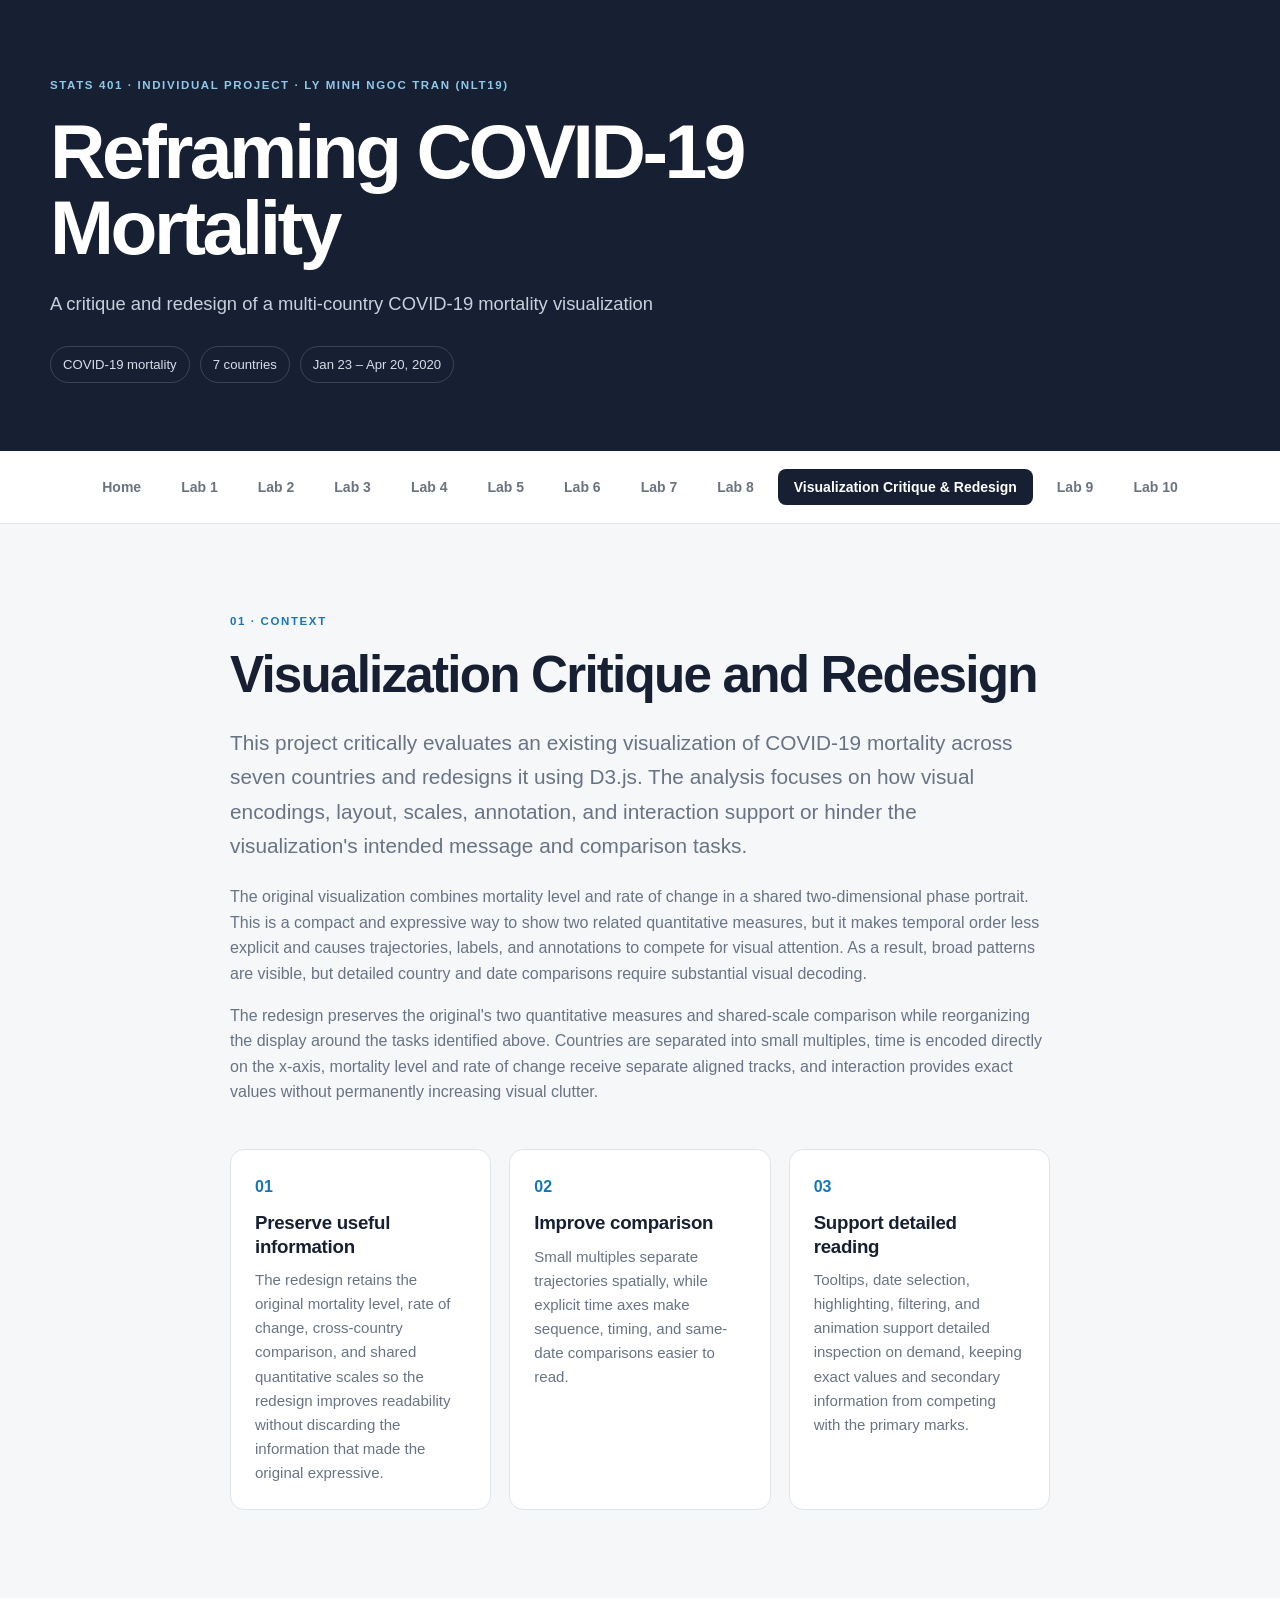
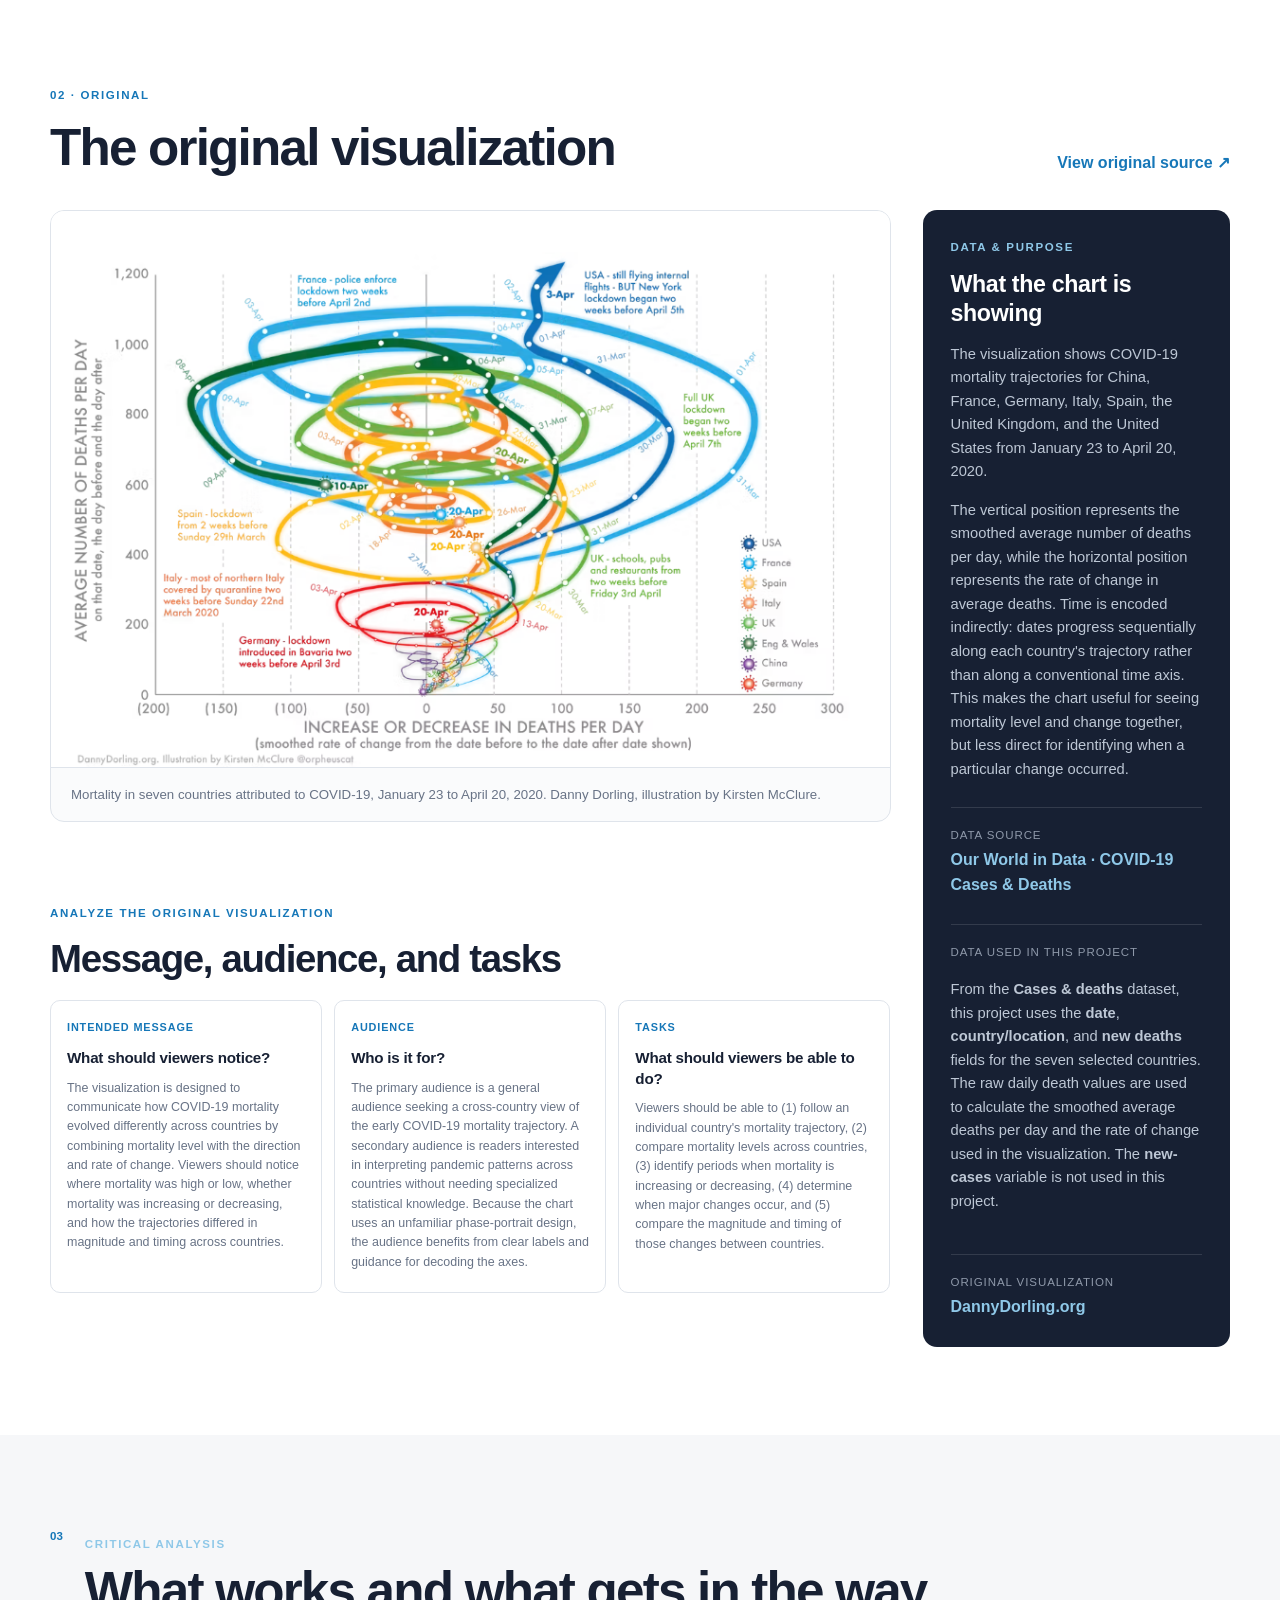
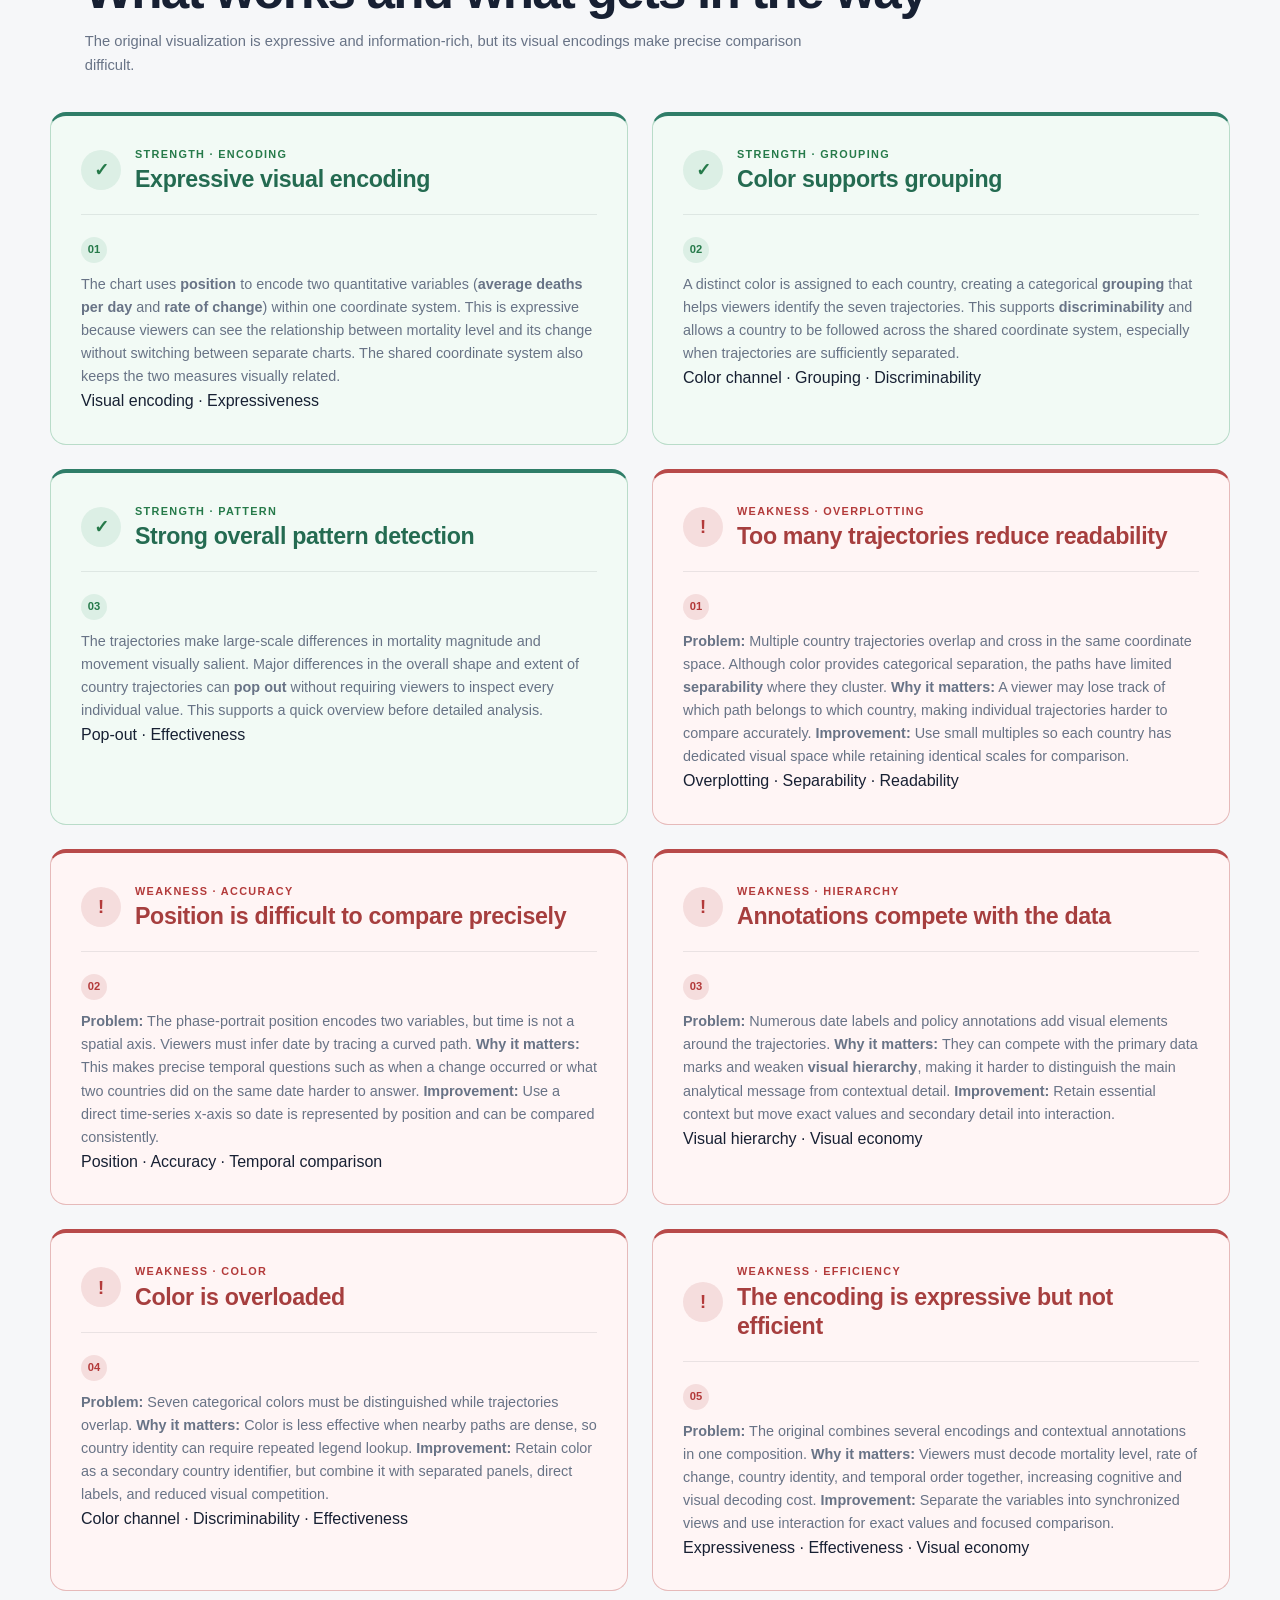
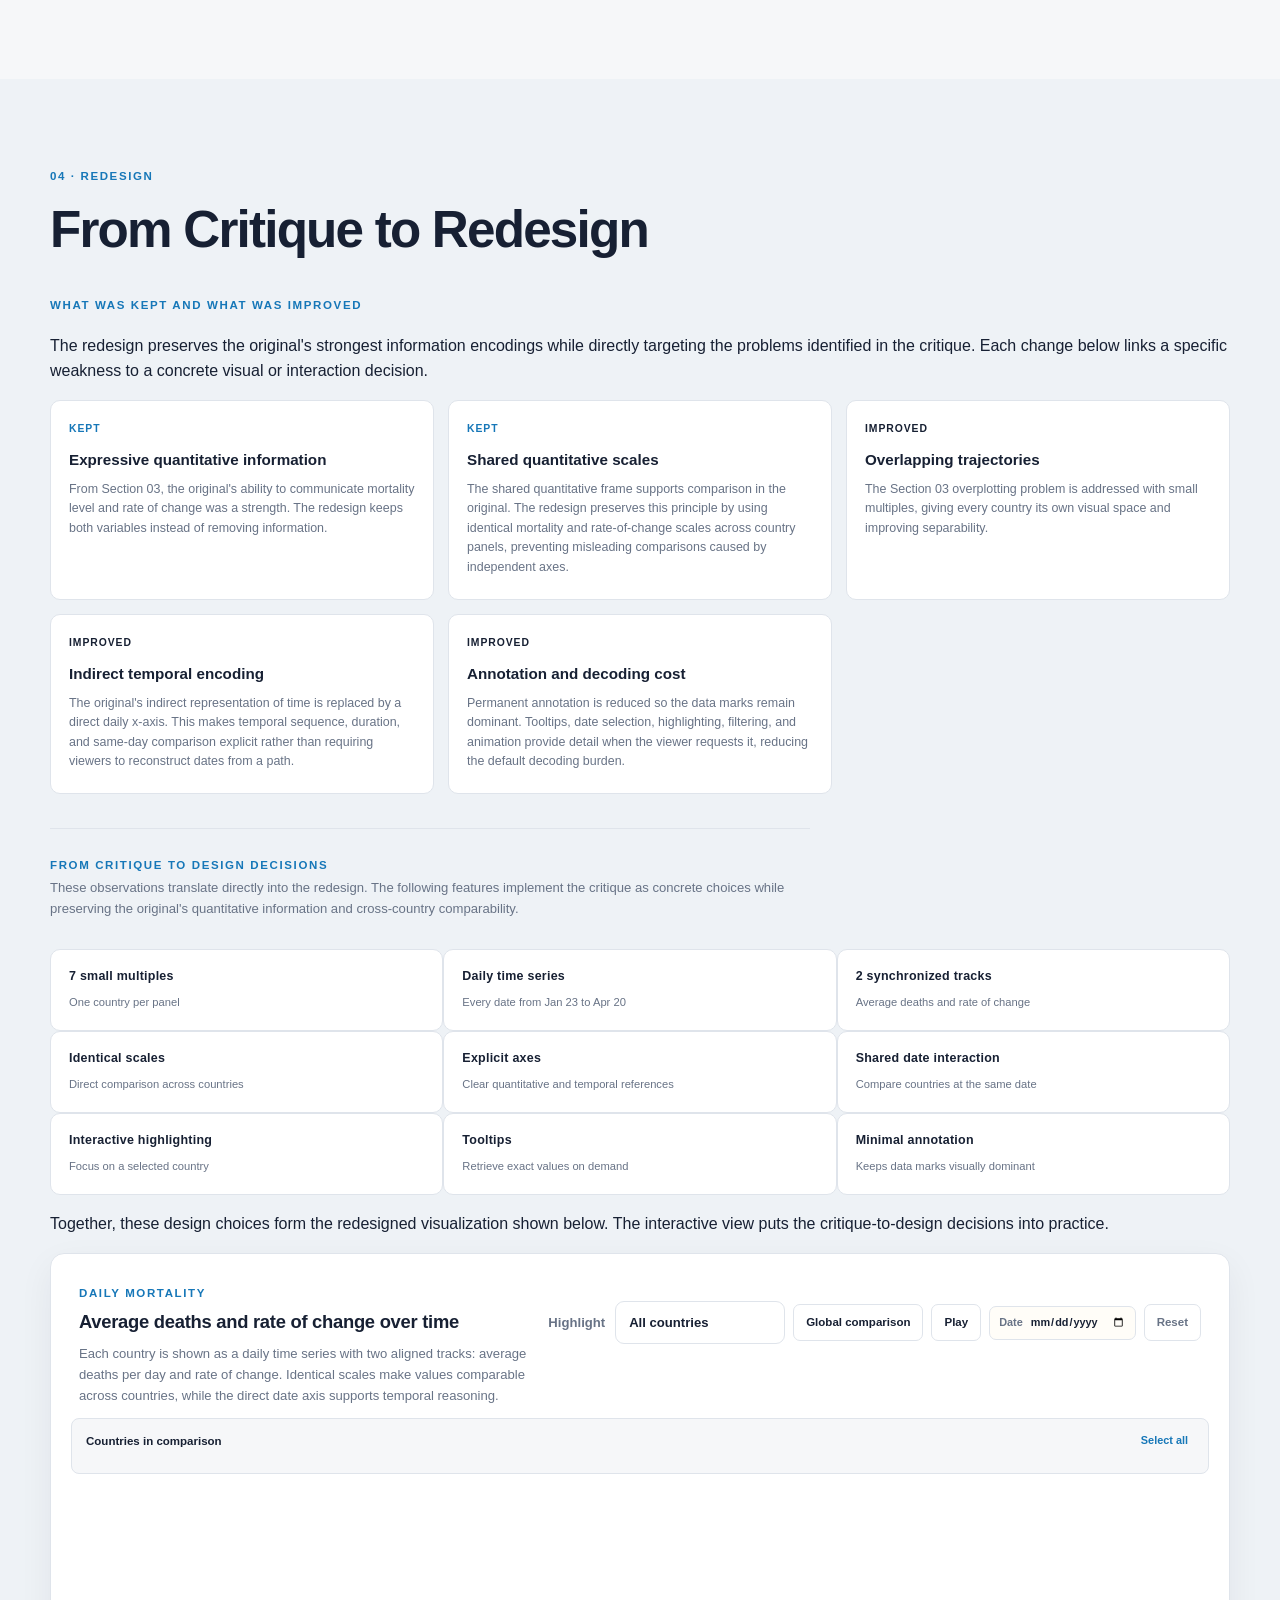
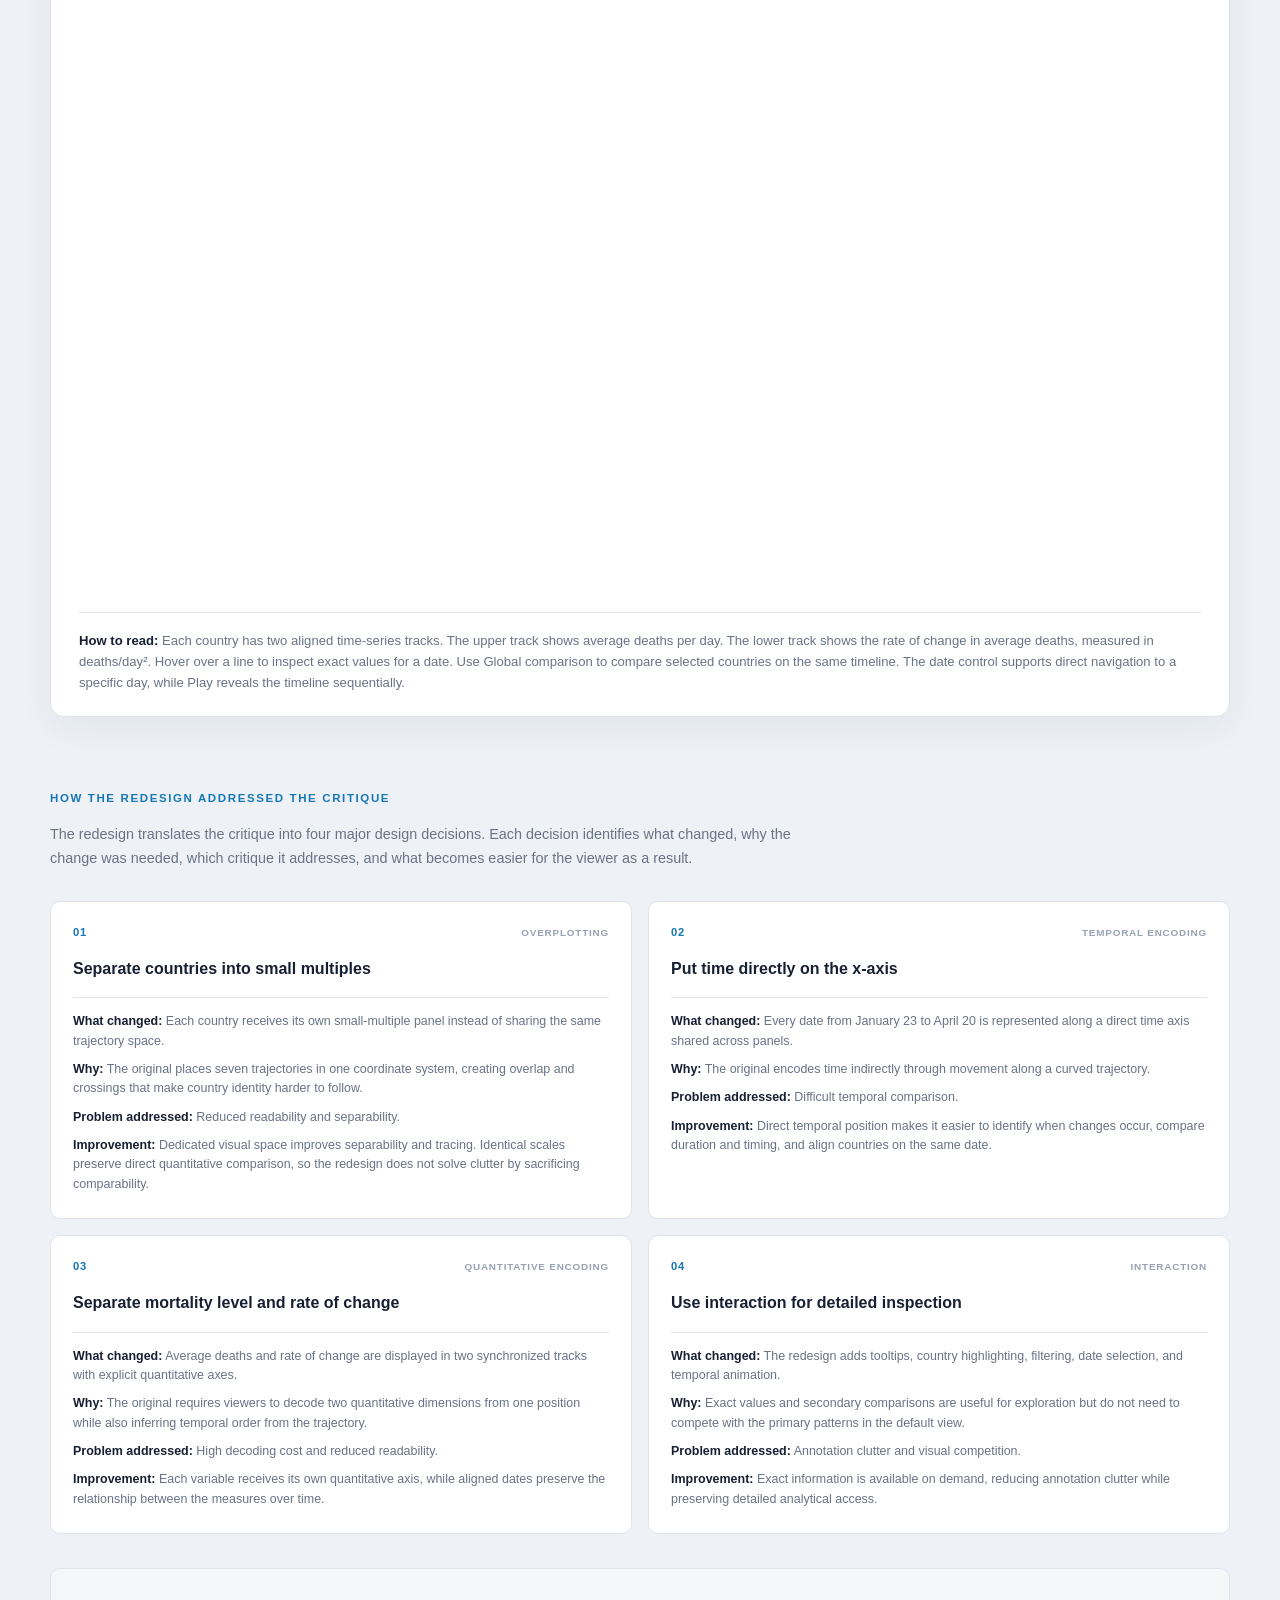
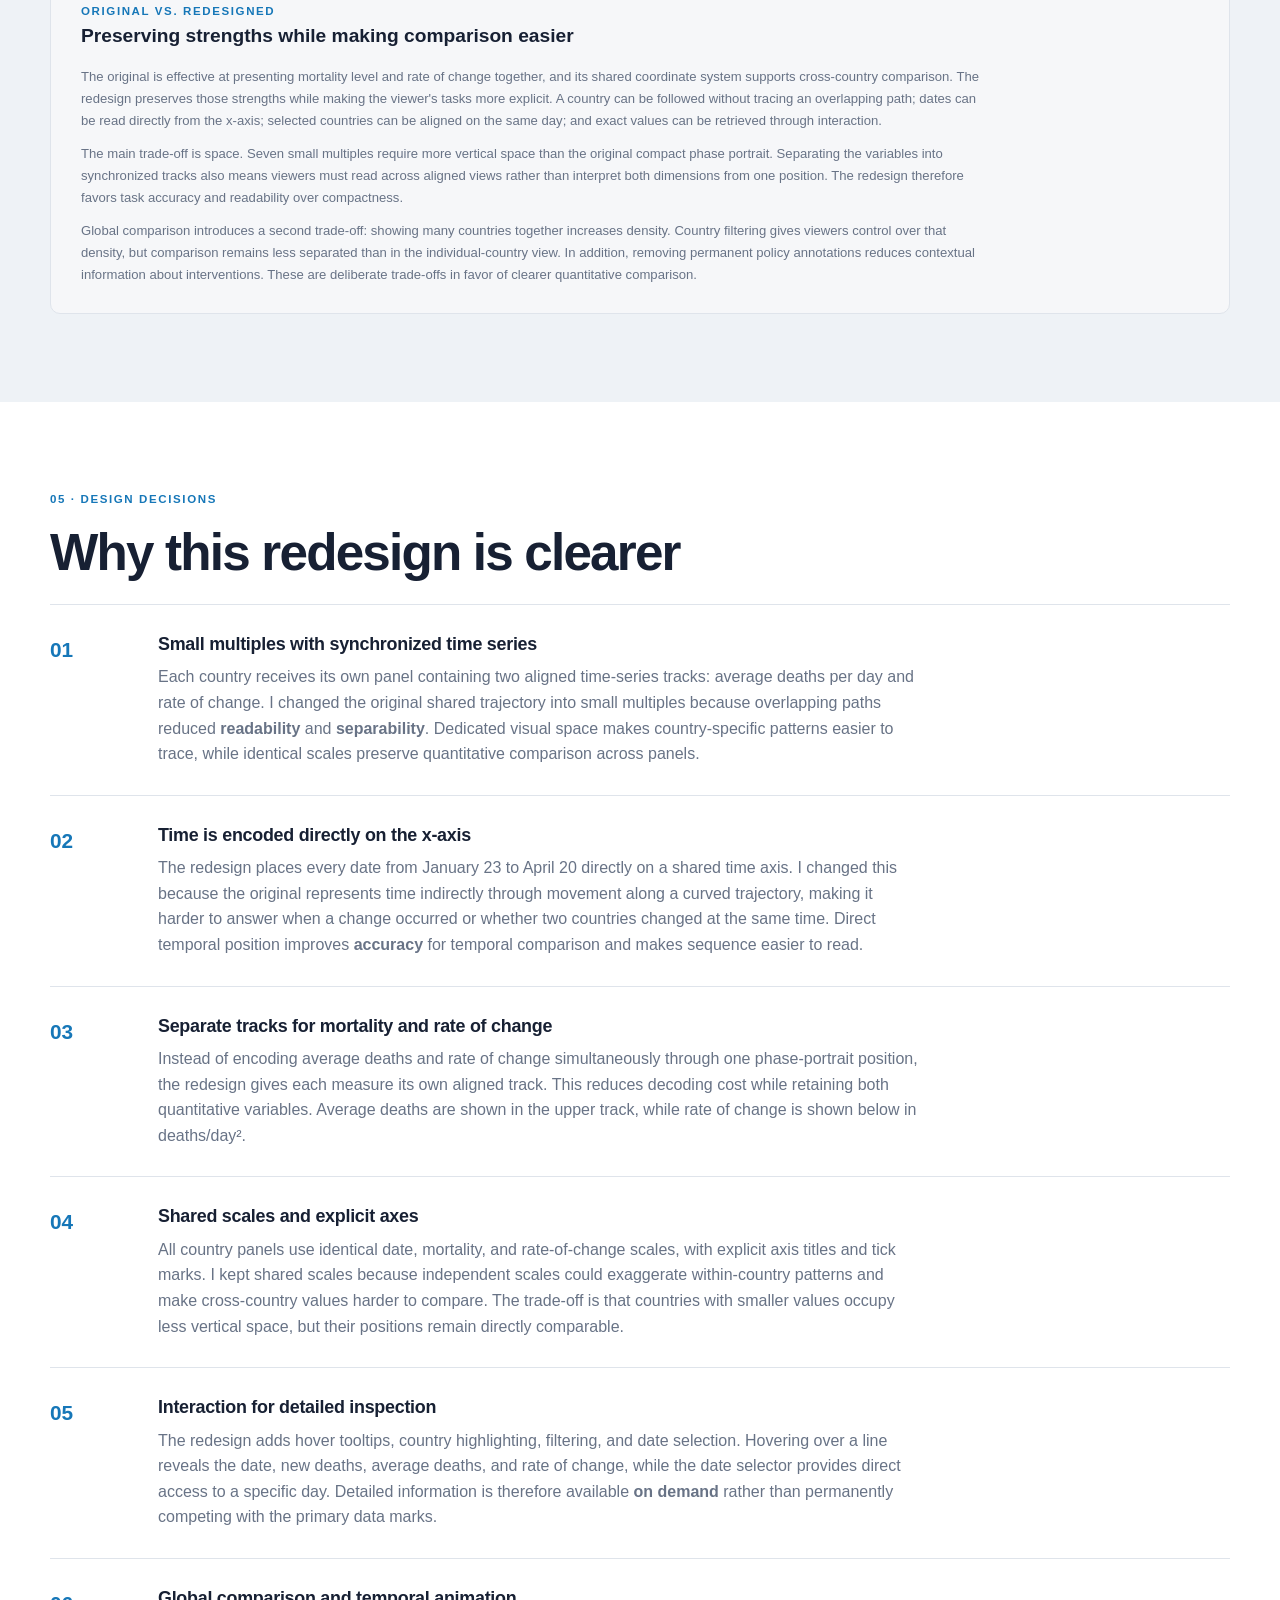
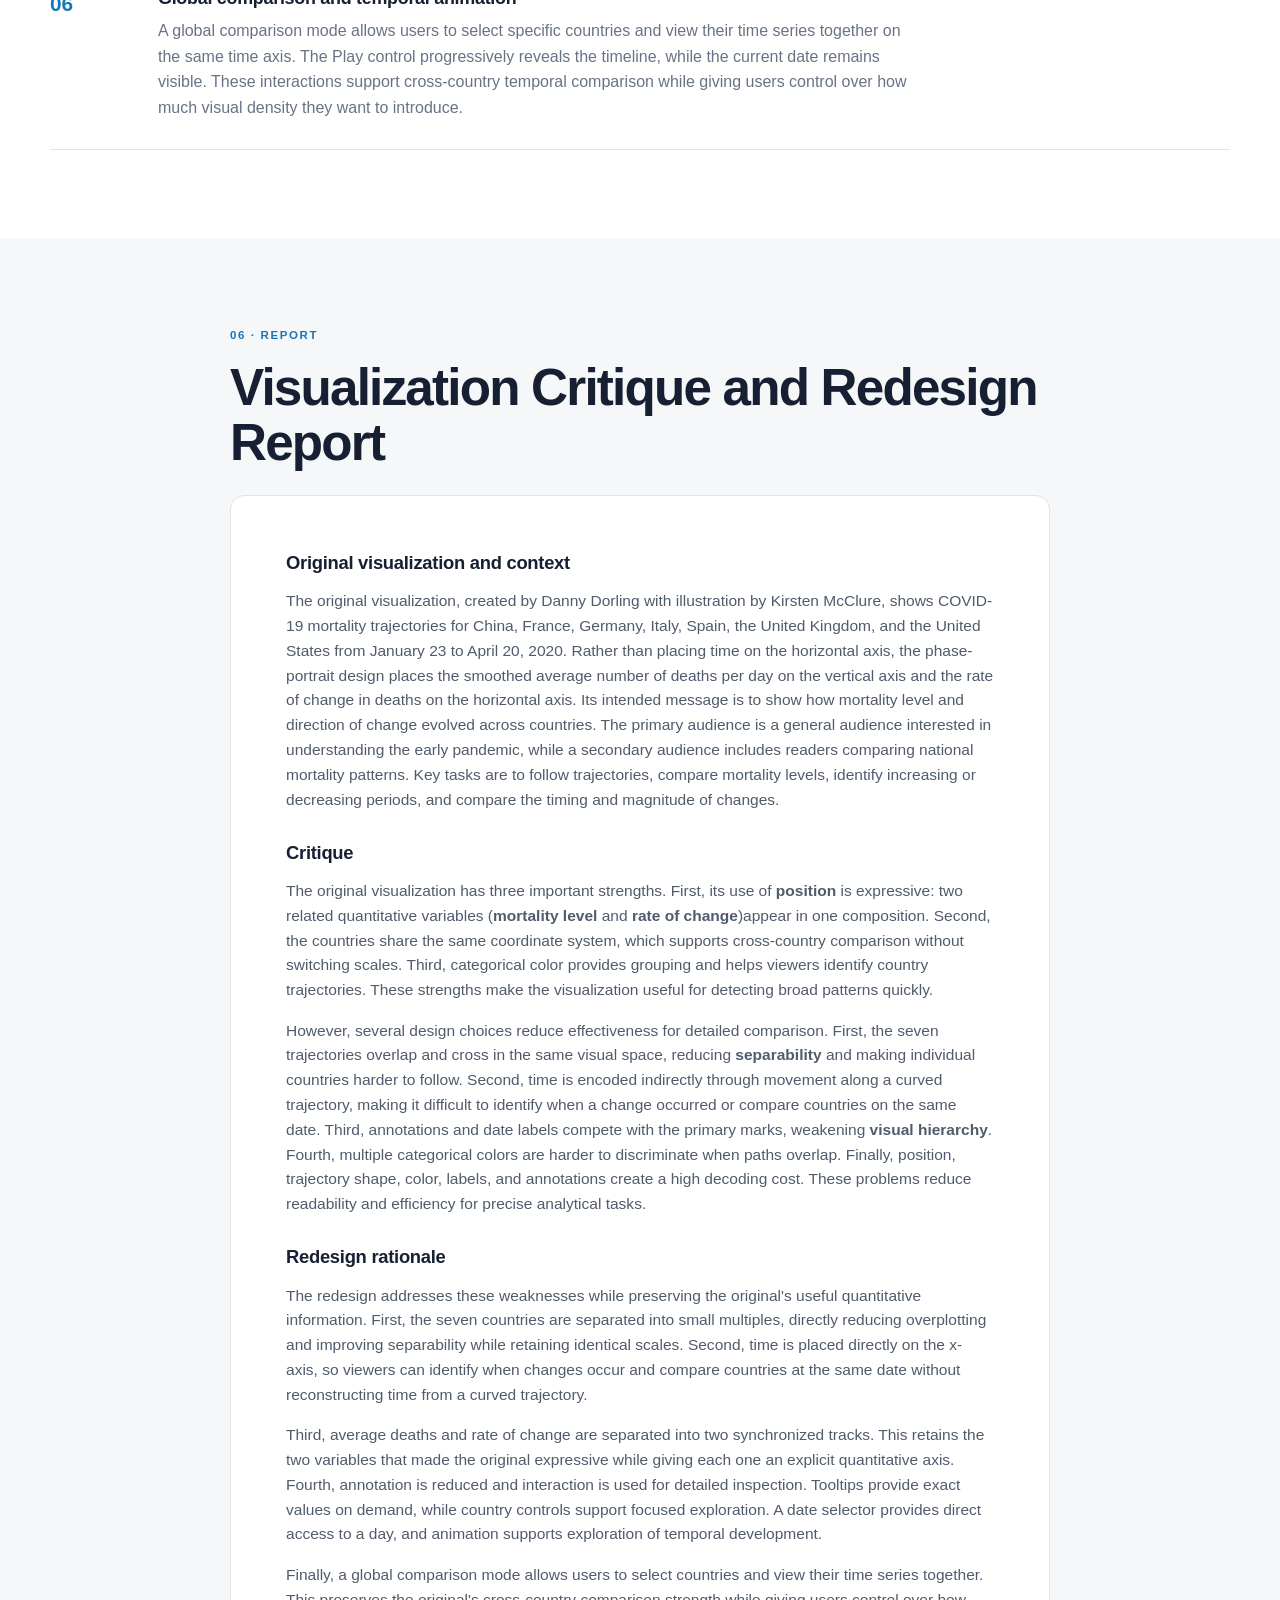
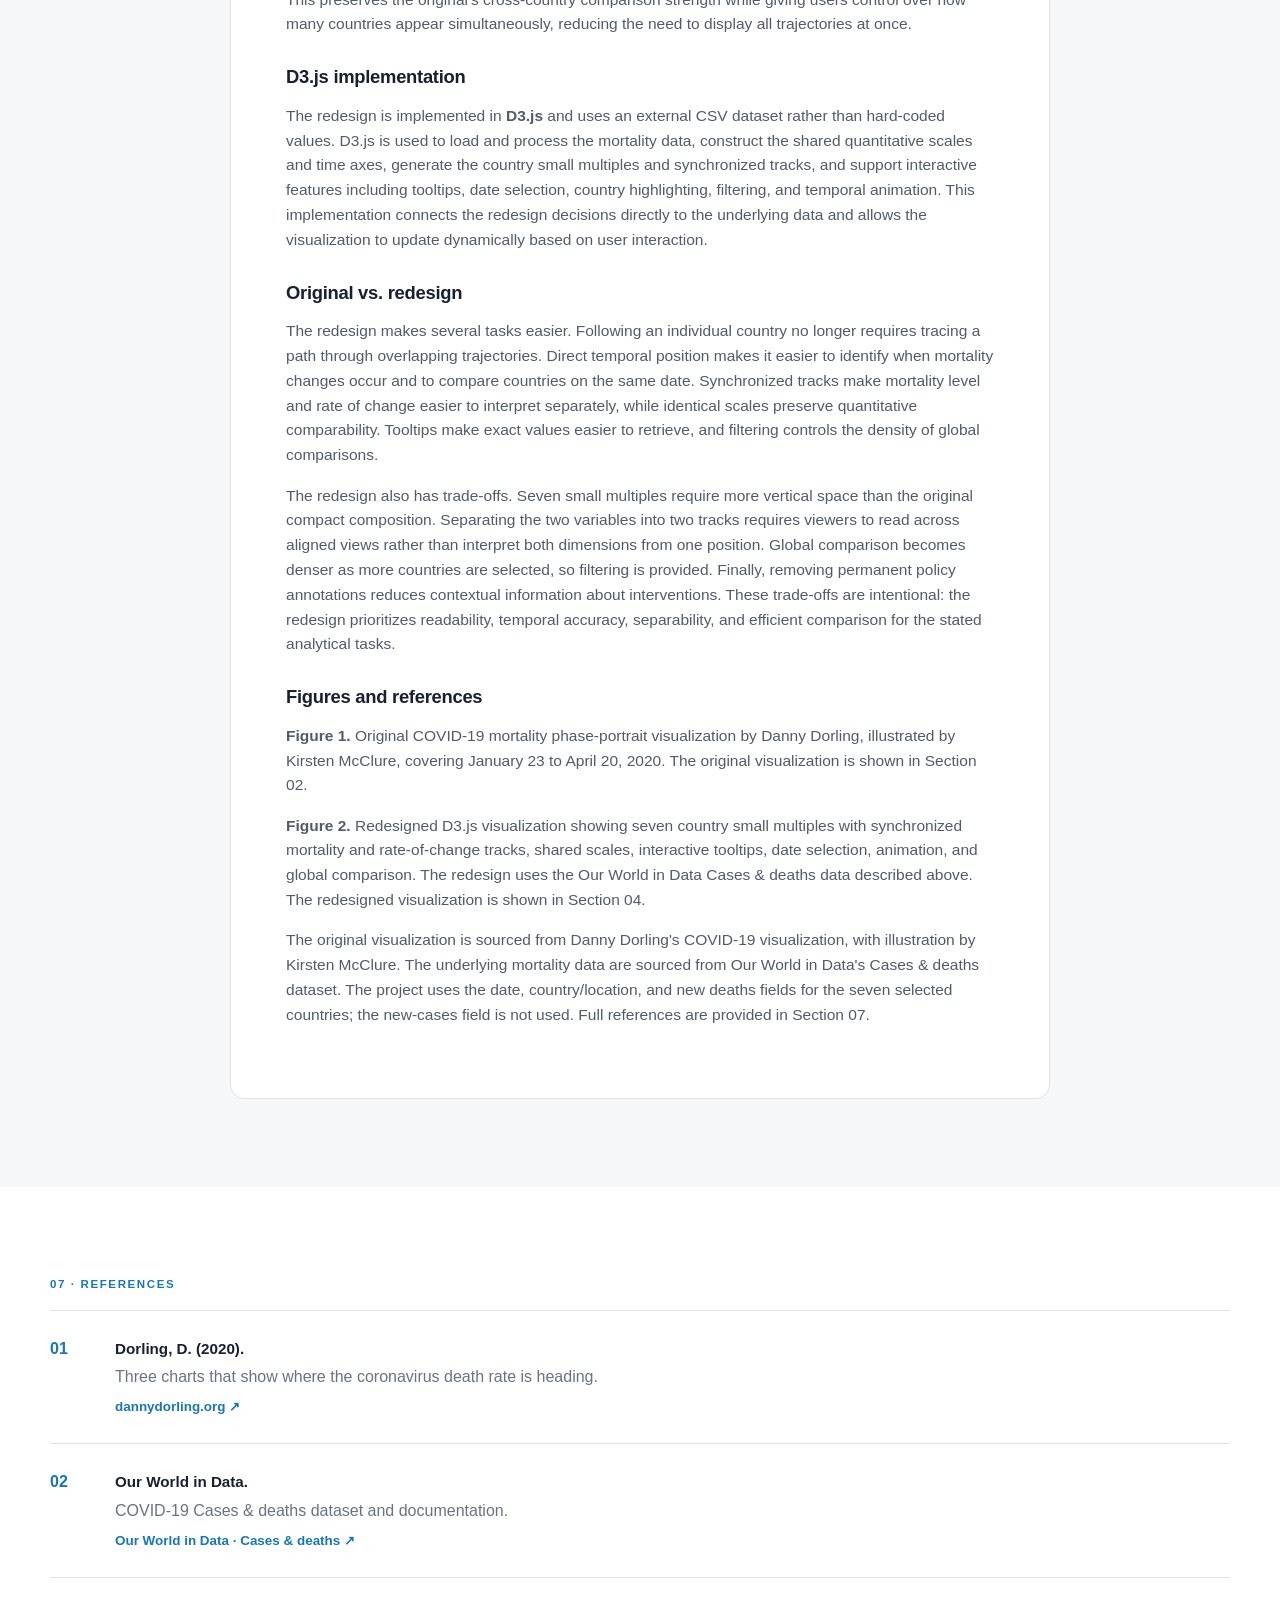
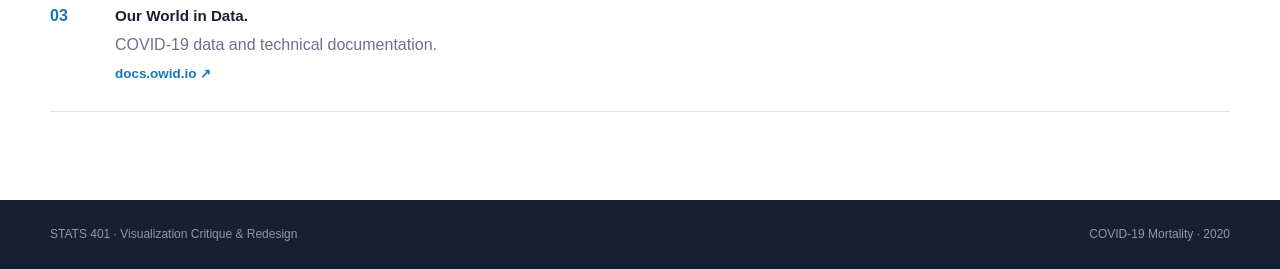
<file: individual_project/index.html>
<!DOCTYPE html>
<html lang="en">

<head>

    <meta charset="UTF-8">

    <meta
        name="viewport"
        content="width=device-width, initial-scale=1.0"
    >

    <title>
        COVID-19 Mortality | Visualization Critique & Redesign
    </title>

    <link
        rel="stylesheet"
        href="style.css"
    >

    <script src="https://d3js.org/d3.v7.min.js"></script>

</head>


<body>

    <header class="site-header">

        <div class="header-inner">

            <div class="eyebrow">
                STATS 401 · INDIVIDUAL PROJECT · LY MINH NGOC TRAN (NLT19)
            </div>

            <h1>
                Reframing COVID-19 Mortality
            </h1>

            <p class="header-subtitle">
                A critique and redesign of a multi-country
                COVID-19 mortality visualization
            </p>

            <div class="header-meta">

                <span>
                    COVID-19 mortality
                </span>

                <span>
                    7 countries
                </span>

                <span>
                    Jan 23 – Apr 20, 2020
                </span>

            </div>

        </div>

    </header>


    <main>
        
        <nav id="lab-nav" class="lab-nav"></nav>

        <!-- 01 · CONTEXT -->

        <section class="intro section">

            <div class="content-narrow">

                <div class="section-label">
                    01 · CONTEXT
                </div>

                <h2>
                    Visualization Critique and Redesign
                </h2>

                <p class="lead">
                    This project critically evaluates an existing visualization of
                    COVID-19 mortality across seven countries and redesigns
                    it using D3.js. The analysis focuses on how visual
                    encodings, layout, scales, annotation, and interaction
                    support or hinder the visualization's intended message
                    and comparison tasks.
                </p>

                <p>
                    The original visualization combines mortality level and
                    rate of change in a shared two-dimensional phase portrait.
                    This is a compact and expressive way to show two related
                    quantitative measures, but it makes temporal order less
                    explicit and causes trajectories, labels, and annotations
                    to compete for visual attention. As a result, broad
                    patterns are visible, but detailed country and date
                    comparisons require substantial visual decoding.
                </p>

                <p>
                    The redesign preserves the original's two quantitative
                    measures and shared-scale comparison while reorganizing
                    the display around the tasks identified above. Countries
                    are separated into small multiples, time is encoded
                    directly on the x-axis, mortality level and rate of change
                    receive separate aligned tracks, and interaction provides
                    exact values without permanently increasing visual clutter.
                </p>


                <div class="principle-grid">


                    <div class="principle-card">

                        <span class="card-number">
                            01
                        </span>

                        <h3>
                            Preserve useful information
                        </h3>

                        <p>
                            The redesign retains the original mortality level,
                            rate of change, cross-country comparison, and
                            shared quantitative scales so the redesign improves
                            readability without discarding the information
                            that made the original expressive.
                        </p>

                    </div>


                    <div class="principle-card">

                        <span class="card-number">
                            02
                        </span>

                        <h3>
                            Improve comparison
                        </h3>

                        <p>
                            Small multiples separate trajectories spatially, while
                            explicit time axes make sequence, timing, and
                            same-date comparisons easier to read.
                        </p>

                    </div>


                    <div class="principle-card">

                        <span class="card-number">
                            03
                        </span>

                        <h3>
                            Support detailed reading
                        </h3>

                        <p>
                            Tooltips, date selection, highlighting, filtering,
                            and animation support detailed inspection on demand,
                            keeping exact values and secondary information from
                            competing with the primary marks.
                        </p>

                    </div>


                </div>

            </div>

        </section>



        <!-- 02 · ORIGINAL -->

        <section class="original section">

            <div class="content-wide">

                <div class="section-heading">

                    <div>

                        <div class="section-label">
                            02 · ORIGINAL
                        </div>

                        <h2>
                            The original visualization
                        </h2>

                    </div>

                    <a
                        class="source-link"
                        href="https://www.dannydorling.org/?p=7758"
                        target="_blank"
                        rel="noopener noreferrer"
                    >
                        View original source ↗
                    </a>

                </div>


                <div class="original-layout">


                    <!-- ORIGINAL VISUALIZATION -->

                    <figure class="original-figure">

                        <img
                            src="images/original_visualization.png"
                            alt="Original COVID-19 mortality phase portrait"
                        >

                        <figcaption>
                            Mortality in seven countries attributed to
                            COVID-19, January 23 to April 20, 2020.
                            Danny Dorling, illustration by Kirsten McClure.
                        </figcaption>

                    </figure>


                    <!-- DATA & PURPOSE -->

                    <aside class="context-card">

                        <div class="mini-label">
                            DATA & PURPOSE
                        </div>

                        <h3>
                            What the chart is showing
                        </h3>

                        <p>
                            The visualization shows COVID-19 mortality
                            trajectories for China, France, Germany, Italy,
                            Spain, the United Kingdom, and the United States
                            from January 23 to April 20, 2020.
                        </p>

                        <p>
                            The vertical position represents the smoothed average
                            number of deaths per day, while the horizontal
                            position represents the rate of change in average
                            deaths. Time is encoded indirectly: dates progress
                            sequentially along each country's trajectory rather
                            than along a conventional time axis. This makes the
                            chart useful for seeing mortality level and change
                            together, but less direct for identifying when a
                            particular change occurred.
                        </p>


                        <div class="source-block">

                            <span>
                                Data source
                            </span>

                            <a
                                href="https://ourworldindata.org/covid-cases"
                                target="_blank"
                                rel="noopener noreferrer"
                            >
                                Our World in Data · COVID-19 Cases & Deaths
                            </a>

                        </div>


                        <div class="source-block">

                            <span>
                                Data used in this project
                            </span>

                            <p>
                                From the <strong>Cases & deaths</strong>
                                dataset, this project uses the
                                <strong>date</strong>,
                                <strong>country/location</strong>, and
                                <strong>new deaths</strong> fields for the
                                seven selected countries. The raw daily death
                                values are used to calculate the smoothed
                                average deaths per day and the rate of change
                                used in the visualization. The
                                <strong>new-cases</strong> variable is not
                                used in this project.
                            </p>

                        </div>


                        <div class="source-block">

                            <span>
                                Original visualization
                            </span>

                            <a
                                href="https://www.dannydorling.org/?p=7758"
                                target="_blank"
                                rel="noopener noreferrer"
                            >
                                DannyDorling.org
                            </a>

                        </div>

                    </aside>


                    <!-- ANALYZE THE ORIGINAL VISUALIZATION -->

                    <div class="analysis-block">

                        <div class="section-label">
                            ANALYZE THE ORIGINAL VISUALIZATION
                        </div>

                        <h2>
                            Message, audience, and tasks
                        </h2>


                        <div class="analysis-grid">


                            <article class="analysis-card">

                                <span class="analysis-label">
                                    INTENDED MESSAGE
                                </span>

                                <h3>
                                    What should viewers notice?
                                </h3>

                                <p>
                                    The visualization is designed to communicate
                                    how COVID-19 mortality evolved differently
                                    across countries by combining mortality
                                    level with the direction and rate of change.
                                    Viewers should notice where mortality was
                                    high or low, whether mortality was
                                    increasing or decreasing, and how the
                                    trajectories differed in magnitude and timing
                                    across countries.
                                </p>

                            </article>


                            <article class="analysis-card">

                                <span class="analysis-label">
                                    AUDIENCE
                                </span>

                                <h3>
                                    Who is it for?
                                </h3>

                                <p>
                                    The primary audience is a general audience
                                    seeking a cross-country view of the early
                                    COVID-19 mortality trajectory. A secondary
                                    audience is readers interested in interpreting
                                    pandemic patterns across countries without
                                    needing specialized statistical knowledge.
                                    Because the chart uses an unfamiliar
                                    phase-portrait design, the audience benefits
                                    from clear labels and guidance for decoding
                                    the axes.
                                </p>

                            </article>


                            <article class="analysis-card">

                                <span class="analysis-label">
                                    TASKS
                                </span>

                                <h3>
                                    What should viewers be able to do?
                                </h3>

                                <p>
                                    Viewers should be able to (1) follow an
                                    individual country's mortality trajectory,
                                    (2) compare mortality levels across
                                    countries, (3) identify periods when
                                    mortality is increasing or decreasing,
                                    (4) determine when major changes occur,
                                    and (5) compare the magnitude and timing
                                    of those changes between countries.
                                </p>

                            </article>


                        </div>

                    </div>


                </div>

            </div>

        </section>



        <!-- 03 · CRITIQUE -->

        <section class="section critique-section" id="critique">

            <div class="section-heading">

                <span class="section-number">
                    03
                </span>

                <div>

                    <p class="eyebrow">
                        Critical analysis
                    </p>

                    <h2>
                        What works and what gets in the way
                    </h2>

                    <p class="section-intro">
                        The original visualization is expressive and
                        information-rich, but its visual encodings make
                        precise comparison difficult.
                    </p>

                </div>

            </div>


            <div class="critique-grid">


                <article class="critique-card strength-card">

                    <div class="critique-header">

                        <div class="critique-icon">
                            ✓
                        </div>

                        <div>

                            <p class="critique-label">
                                Strength · Encoding
                            </p>

                            <h3>
                                Expressive visual encoding
                            </h3>

                        </div>

                    </div>

                    <span class="critique-number">
                        01
                    </span>

                    <p>
                        The chart uses <strong>position</strong> to encode two
                        quantitative variables (<strong>average deaths per day</strong> and
                        <strong>rate of change</strong>) within one coordinate system. This is
                        expressive because viewers can see the relationship
                        between mortality level and its change without
                        switching between separate charts. The shared
                        coordinate system also keeps the two measures
                        visually related.
                    </p>

                    <div class="critique-principle">
                        Visual encoding · Expressiveness
                    </div>

                </article>


                <article class="critique-card strength-card">

                    <div class="critique-header">

                        <div class="critique-icon">
                            ✓
                        </div>

                        <div>

                            <p class="critique-label">
                                Strength · Grouping
                            </p>

                            <h3>
                                Color supports grouping
                            </h3>

                        </div>

                    </div>

                    <span class="critique-number">
                        02
                    </span>

                    <p>
                        A distinct color is assigned to each country, creating
                        a categorical <strong>grouping</strong> that helps
                        viewers identify the seven trajectories. This supports
                        <strong>discriminability</strong> and allows a country
                        to be followed across the shared coordinate system,
                        especially when trajectories are sufficiently separated.
                    </p>

                    <div class="critique-principle">
                        Color channel · Grouping · Discriminability
                    </div>

                </article>


                <article class="critique-card strength-card">

                    <div class="critique-header">

                        <div class="critique-icon">
                            ✓
                        </div>

                        <div>

                            <p class="critique-label">
                                Strength · Pattern
                            </p>

                            <h3>
                                Strong overall pattern detection
                            </h3>

                        </div>

                    </div>

                    <span class="critique-number">
                        03
                    </span>

                    <p>
                        The trajectories make large-scale differences in
                        mortality magnitude and movement visually salient.
                        Major differences in the overall shape and extent of
                        country trajectories can <strong>pop out</strong>
                        without requiring viewers to inspect every individual
                        value. This supports a quick overview before detailed
                        analysis.
                    </p>

                    <div class="critique-principle">
                        Pop-out · Effectiveness
                    </div>

                </article>


                <article class="critique-card weakness-card">

                    <div class="critique-header">

                        <div class="critique-icon">
                            !
                        </div>

                        <div>

                            <p class="critique-label">
                                Weakness · Overplotting
                            </p>

                            <h3>
                                Too many trajectories reduce readability
                            </h3>

                        </div>

                    </div>

                    <span class="critique-number">
                        01
                    </span>

                    <p>
                        <strong>Problem:</strong> Multiple country trajectories
                        overlap and cross in the same coordinate space.
                        Although color provides categorical separation, the
                        paths have limited <strong>separability</strong>
                        where they cluster.
                        <strong>Why it matters:</strong> A viewer may lose
                        track of which path belongs to which country, making
                        individual trajectories harder to compare accurately.
                        <strong>Improvement:</strong> Use small multiples so
                        each country has dedicated visual space while retaining
                        identical scales for comparison.
                    </p>

                    <div class="critique-principle">
                        Overplotting · Separability · Readability
                    </div>

                </article>


                <article class="critique-card weakness-card">

                    <div class="critique-header">

                        <div class="critique-icon">
                            !
                        </div>

                        <div>

                            <p class="critique-label">
                                Weakness · Accuracy
                            </p>

                            <h3>
                                Position is difficult to compare precisely
                            </h3>

                        </div>

                    </div>

                    <span class="critique-number">
                        02
                    </span>

                    <p>
                        <strong>Problem:</strong> The phase-portrait position
                        encodes two variables, but time is not a spatial axis.
                        Viewers must infer date by tracing a curved path.
                        <strong>Why it matters:</strong> This makes precise
                        temporal questions such as when a change occurred or
                        what two countries did on the same date harder to
                        answer.
                        <strong>Improvement:</strong> Use a direct time-series
                        x-axis so date is represented by position and can be
                        compared consistently.
                    </p>

                    <div class="critique-principle">
                        Position · Accuracy · Temporal comparison
                    </div>

                </article>


                <article class="critique-card weakness-card">

                    <div class="critique-header">

                        <div class="critique-icon">
                            !
                        </div>

                        <div>

                            <p class="critique-label">
                                Weakness · Hierarchy
                            </p>

                            <h3>
                                Annotations compete with the data
                            </h3>

                        </div>

                    </div>

                    <span class="critique-number">
                        03
                    </span>

                    <p>
                        <strong>Problem:</strong> Numerous date labels and
                        policy annotations add visual elements around the
                        trajectories.
                        <strong>Why it matters:</strong> They can compete with
                        the primary data marks and weaken
                        <strong>visual hierarchy</strong>, making it harder
                        to distinguish the main analytical message from
                        contextual detail.
                        <strong>Improvement:</strong> Retain essential context
                        but move exact values and secondary detail into
                        interaction.
                    </p>

                    <div class="critique-principle">
                        Visual hierarchy · Visual economy
                    </div>

                </article>


                <article class="critique-card weakness-card">

                    <div class="critique-header">

                        <div class="critique-icon">
                            !
                        </div>

                        <div>

                            <p class="critique-label">
                                Weakness · Color
                            </p>

                            <h3>
                                Color is overloaded
                            </h3>

                        </div>

                    </div>

                    <span class="critique-number">
                        04
                    </span>

                    <p>
                        <strong>Problem:</strong> Seven categorical colors
                        must be distinguished while trajectories overlap.
                        <strong>Why it matters:</strong> Color is less
                        effective when nearby paths are dense, so country
                        identity can require repeated legend lookup.
                        <strong>Improvement:</strong> Retain color as a
                        secondary country identifier, but combine it with
                        separated panels, direct labels, and reduced visual
                        competition.
                    </p>

                    <div class="critique-principle">
                        Color channel · Discriminability · Effectiveness
                    </div>

                </article>


                <article class="critique-card weakness-card">

                    <div class="critique-header">

                        <div class="critique-icon">
                            !
                        </div>

                        <div>

                            <p class="critique-label">
                                Weakness · Efficiency
                            </p>

                            <h3>
                                The encoding is expressive but not efficient
                            </h3>

                        </div>

                    </div>

                    <span class="critique-number">
                        05
                    </span>

                    <p>
                        <strong>Problem:</strong> The original combines
                        several encodings and contextual annotations in one
                        composition.
                        <strong>Why it matters:</strong> Viewers must decode
                        mortality level, rate of change, country identity,
                        and temporal order together, increasing cognitive
                        and visual decoding cost.
                        <strong>Improvement:</strong> Separate the variables
                        into synchronized views and use interaction for exact
                        values and focused comparison.
                    </p>

                    <div class="critique-principle">
                        Expressiveness · Effectiveness · Visual economy
                    </div>

                </article>


            </div>

        </section>



        <!-- 04 · REDESIGN -->

        <section class="redesign section">

            <div class="content-wide">


                <div class="section-heading redesign-heading">

                    <div>

                        <div class="section-label">
                            04 · REDESIGN
                        </div>

                        <h2>
                            From Critique to Redesign
                        </h2>

                    </div>

                </div>


                <!-- LINK BACK TO CRITIQUE -->

                <div class="redesign-rationale">

                    <span class="section-label">
                        WHAT WAS KEPT AND WHAT WAS IMPROVED
                    </span>

                    <p>
                        The redesign preserves the original's strongest
                        information encodings while directly targeting the
                        problems identified in the critique. Each change below
                        links a specific weakness to a concrete visual or
                        interaction decision.
                    </p>


                    <div class="rationale-grid">


                        <div class="rationale-card kept">

                            <span>
                                KEPT
                            </span>

                            <h4>
                                Expressive quantitative information
                            </h4>

                            <p>
                                From Section 03, the original's ability to
                                communicate mortality level and rate of change
                                was a strength. The redesign keeps both
                                variables instead of removing information.
                            </p>

                        </div>


                        <div class="rationale-card kept">

                            <span>
                                KEPT
                            </span>

                            <h4>
                                Shared quantitative scales
                            </h4>

                            <p>
                                The shared quantitative frame supports
                                comparison in the original. The redesign
                                preserves this principle by using identical
                                mortality and rate-of-change scales across
                                country panels, preventing misleading
                                comparisons caused by independent axes.
                            </p>

                        </div>


                        <div class="rationale-card improved">

                            <span>
                                IMPROVED
                            </span>

                            <h4>
                                Overlapping trajectories
                            </h4>

                            <p>
                                The Section 03 overplotting problem is addressed
                                with small multiples, giving every country its
                                own visual space and improving separability.
                            </p>

                        </div>


                        <div class="rationale-card improved">

                            <span>
                                IMPROVED
                            </span>

                            <h4>
                                Indirect temporal encoding
                            </h4>

                            <p>
                                The original's indirect representation of time
                                is replaced by a direct daily x-axis. This
                                makes temporal sequence, duration, and same-day
                                comparison explicit rather than requiring
                                viewers to reconstruct dates from a path.
                            </p>

                        </div>


                        <div class="rationale-card improved">

                            <span>
                                IMPROVED
                            </span>

                            <h4>
                                Annotation and decoding cost
                            </h4>

                            <p>
                                Permanent annotation is reduced so the data
                                marks remain dominant. Tooltips, date selection,
                                highlighting, filtering, and animation provide
                                detail when the viewer requests it, reducing
                                the default decoding burden.
                            </p>

                        </div>

                    </div>


                    <div class="rationale-transition">

                        <span class="section-label">
                            FROM CRITIQUE TO DESIGN DECISIONS
                        </span>

                        <p>
                            These observations translate directly into the
                            redesign. The following features implement the
                            critique as concrete choices while preserving the
                            original's quantitative information and
                            cross-country comparability.
                        </p>

                    </div>


                    <div class="redesign-features">


                        <div class="feature">

                            <strong>
                                7 small multiples
                            </strong>

                            <span>
                                One country per panel
                            </span>

                        </div>


                        <div class="feature">

                            <strong>
                                Daily time series
                            </strong>

                            <span>
                                Every date from Jan 23 to Apr 20
                            </span>

                        </div>


                        <div class="feature">

                            <strong>
                                2 synchronized tracks
                            </strong>

                            <span>
                                Average deaths and rate of change
                            </span>

                        </div>


                        <div class="feature">

                            <strong>
                                Identical scales
                            </strong>

                            <span>
                                Direct comparison across countries
                            </span>

                        </div>


                        <div class="feature">

                            <strong>
                                Explicit axes
                            </strong>

                            <span>
                                Clear quantitative and temporal references
                            </span>

                        </div>


                        <div class="feature">

                            <strong>
                                Shared date interaction
                            </strong>

                            <span>
                                Compare countries at the same date
                            </span>

                        </div>


                        <div class="feature">

                            <strong>
                                Interactive highlighting
                            </strong>

                            <span>
                                Focus on a selected country
                            </span>

                        </div>


                        <div class="feature">

                            <strong>
                                Tooltips
                            </strong>

                            <span>
                                Retrieve exact values on demand
                            </span>

                        </div>


                        <div class="feature">

                            <strong>
                                Minimal annotation
                            </strong>

                            <span>
                                Keeps data marks visually dominant
                            </span>

                        </div>


                    </div>

                </div>

                <p>
                    Together, these design choices form the redesigned
                    visualization shown below. The interactive view puts the
                    critique-to-design decisions into practice.
                </p>


                <div class="chart-card">

                    <div class="chart-header">

                        <div>

                            <span class="chart-kicker">
                                DAILY MORTALITY
                            </span>

                            <h3>
                                Average deaths and rate of change over time
                            </h3>

                            <p class="section-description">
                                Each country is shown as a daily time series
                                with two aligned tracks: average deaths per day
                                and rate of change. Identical scales make values
                                comparable across countries, while the direct
                                date axis supports temporal reasoning.
                            </p>

                        </div>


                        <div class="chart-controls">

                            <div
                                id="highlight-control"
                                class="control"
                            >

                                <label for="country-select">
                                    Highlight
                                </label>

                                <select id="country-select">

                                    <option value="all">
                                        All countries
                                    </option>

                                </select>

                            </div>


                            <button
                                id="global-toggle"
                                class="chart-button"
                                type="button"
                            >
                                Global comparison
                            </button>


                            <button
                                id="play-button"
                                class="chart-button"
                                type="button"
                            >
                                Play
                            </button>


                            <label
                                for="date-select"
                                class="date-control"
                            >

                                <span>
                                    Date
                                </span>

                                <input
                                    id="date-select"
                                    type="date"
                                    aria-label="Select visualization date"
                                >

                            </label>


                            <button
                                id="reset-button"
                                class="chart-button secondary"
                                type="button"
                            >
                                Reset
                            </button>

                        </div>

                    </div>


                    <div
                        id="comparison-controls"
                        class="comparison-controls"
                    >

                        <div class="comparison-heading">

                            <strong>
                                Countries in comparison
                            </strong>

                            <button
                                id="select-all-countries"
                                type="button"
                            >
                                Select all
                            </button>

                        </div>


                        <div
                            id="country-checkboxes"
                            class="country-checkboxes"
                        ></div>

                    </div>


                    <div
                        id="visualization"
                        aria-label="Interactive COVID-19 mortality visualization"
                    ></div>


                    <div class="chart-note">

                        <strong>
                            How to read:
                        </strong>

                        Each country has two aligned time-series tracks. The
                        upper track shows average deaths per day. The lower
                        track shows the rate of change in average deaths,
                        measured in deaths/day². Hover over a line to inspect
                        exact values for a date. Use Global comparison to
                        compare selected countries on the same timeline. The
                        date control supports direct navigation to a specific
                        day, while Play reveals the timeline sequentially.

                    </div>

                </div>



                <!-- PART 5 · EXPLAIN YOUR DESIGN -->

                <div class="design-explanation">

                    <div class="section-label">
                        HOW THE REDESIGN ADDRESSED THE CRITIQUE
                    </div>

                    <p class="design-intro">
                        The redesign translates the critique into four major
                        design decisions. Each decision identifies what
                        changed, why the change was needed, which critique it
                        addresses, and what becomes easier for the viewer as
                        a result.
                    </p>


                    <div class="explanation-grid">


                        <article class="explanation-card">

                            <div class="explanation-top">

                                <span class="explanation-number">
                                    01
                                </span>

                                <span class="explanation-kicker">
                                    OVERPLOTTING
                                </span>

                            </div>

                            <h4>
                                Separate countries into small multiples
                            </h4>

                            <div class="explanation-detail">

                                <p>
                                    <strong>What changed:</strong> Each
                                    country receives its own small-multiple
                                    panel instead of sharing the same
                                    trajectory space.
                                </p>

                                <p>
                                    <strong>Why:</strong> The original places
                                    seven trajectories in one coordinate
                                    system, creating overlap and crossings
                                    that make country identity harder to
                                    follow.
                                </p>

                                <p>
                                    <strong>Problem addressed:</strong>
                                    Reduced readability and separability.
                                </p>

                                <p>
                                    <strong>Improvement:</strong> Dedicated
                                    visual space improves separability and
                                    tracing. Identical scales preserve direct
                                    quantitative comparison, so the redesign
                                    does not solve clutter by sacrificing
                                    comparability.
                                </p>

                            </div>

                        </article>


                        <article class="explanation-card">

                            <div class="explanation-top">

                                <span class="explanation-number">
                                    02
                                </span>

                                <span class="explanation-kicker">
                                    TEMPORAL ENCODING
                                </span>

                            </div>

                            <h4>
                                Put time directly on the x-axis
                            </h4>

                            <div class="explanation-detail">

                                <p>
                                    <strong>What changed:</strong> Every date
                                    from January 23 to April 20 is represented
                                    along a direct time axis shared across
                                    panels.
                                </p>

                                <p>
                                    <strong>Why:</strong> The original encodes
                                    time indirectly through movement along a
                                    curved trajectory.
                                </p>

                                <p>
                                    <strong>Problem addressed:</strong>
                                    Difficult temporal comparison.
                                </p>

                                <p>
                                    <strong>Improvement:</strong> Direct
                                    temporal position makes it easier to
                                    identify when changes occur, compare
                                    duration and timing, and align countries
                                    on the same date.
                                </p>

                            </div>

                        </article>


                        <article class="explanation-card">

                            <div class="explanation-top">

                                <span class="explanation-number">
                                    03
                                </span>

                                <span class="explanation-kicker">
                                    QUANTITATIVE ENCODING
                                </span>

                            </div>

                            <h4>
                                Separate mortality level and rate of change
                            </h4>

                            <div class="explanation-detail">

                                <p>
                                    <strong>What changed:</strong> Average
                                    deaths and rate of change are displayed
                                    in two synchronized tracks with explicit
                                    quantitative axes.
                                </p>

                                <p>
                                    <strong>Why:</strong> The original
                                    requires viewers to decode two quantitative
                                    dimensions from one position while also
                                    inferring temporal order from the
                                    trajectory.
                                </p>

                                <p>
                                    <strong>Problem addressed:</strong>
                                    High decoding cost and reduced readability.
                                </p>

                                <p>
                                    <strong>Improvement:</strong> Each variable
                                    receives its own quantitative axis, while
                                    aligned dates preserve the relationship
                                    between the measures over time.
                                </p>

                            </div>

                        </article>


                        <article class="explanation-card">

                            <div class="explanation-top">

                                <span class="explanation-number">
                                    04
                                </span>

                                <span class="explanation-kicker">
                                    INTERACTION
                                </span>

                            </div>

                            <h4>
                                Use interaction for detailed inspection
                            </h4>

                            <div class="explanation-detail">

                                <p>
                                    <strong>What changed:</strong> The
                                    redesign adds tooltips, country
                                    highlighting, filtering, date selection,
                                    and temporal animation.
                                </p>

                                <p>
                                    <strong>Why:</strong> Exact values and
                                    secondary comparisons are useful for
                                    exploration but do not need to compete
                                    with the primary patterns in the default
                                    view.
                                </p>

                                <p>
                                    <strong>Problem addressed:</strong>
                                    Annotation clutter and visual competition.
                                </p>

                                <p>
                                    <strong>Improvement:</strong> Exact
                                    information is available on demand,
                                    reducing annotation clutter while
                                    preserving detailed analytical access.
                                </p>

                            </div>

                        </article>


                    </div>


                    <div class="comparison-summary">

                        <div class="summary-heading">

                            <span class="section-label">
                                ORIGINAL VS. REDESIGNED
                            </span>

                            <h4>
                                Preserving strengths while making comparison easier
                            </h4>

                        </div>


                        <p>
                            The original is effective at presenting mortality
                            level and rate of change together, and its shared
                            coordinate system supports cross-country comparison.
                            The redesign preserves those strengths while making
                            the viewer's tasks more explicit. A country can be
                            followed without tracing an overlapping path; dates
                            can be read directly from the x-axis; selected
                            countries can be aligned on the same day; and exact
                            values can be retrieved through interaction.
                        </p>


                        <p>
                            The main trade-off is space. Seven small multiples
                            require more vertical space than the original
                            compact phase portrait. Separating the variables
                            into synchronized tracks also means viewers must
                            read across aligned views rather than interpret both
                            dimensions from one position. The redesign therefore
                            favors task accuracy and readability over compactness.
                        </p>


                        <p>
                            Global comparison introduces a second trade-off:
                            showing many countries together increases density.
                            Country filtering gives viewers control over that
                            density, but comparison remains less separated than
                            in the individual-country view. In addition, removing
                            permanent policy annotations reduces contextual
                            information about interventions. These are deliberate
                            trade-offs in favor of clearer quantitative
                            comparison.
                        </p>

                    </div>

                </div>

            </div>

        </section>



        <!-- 05 · DESIGN DECISIONS -->

        <section class="decisions section">

            <div class="content-wide">

                <div class="section-label">
                    05 · DESIGN DECISIONS
                </div>

                <h2>
                    Why this redesign is clearer
                </h2>


                <div class="decision-grid">


                    <article class="decision">

                        <div class="decision-number">
                            01
                        </div>

                        <div>

                            <h3>
                                Small multiples with synchronized time series
                            </h3>

                            <p>
                                Each country receives its own panel containing
                                two aligned time-series tracks: average deaths
                                per day and rate of change. I changed the
                                original shared trajectory into small multiples
                                because overlapping paths reduced
                                <strong>readability</strong> and
                                <strong>separability</strong>. Dedicated
                                visual space makes country-specific patterns
                                easier to trace, while identical scales
                                preserve quantitative comparison across panels.
                            </p>

                        </div>

                    </article>


                    <article class="decision">

                        <div class="decision-number">
                            02
                        </div>

                        <div>

                            <h3>
                                Time is encoded directly on the x-axis
                            </h3>

                            <p>
                                The redesign places every date from January 23
                                to April 20 directly on a shared time axis.
                                I changed this because the original represents
                                time indirectly through movement along a curved
                                trajectory, making it harder to answer when a
                                change occurred or whether two countries changed
                                at the same time. Direct temporal position
                                improves <strong>accuracy</strong> for temporal
                                comparison and makes sequence easier to read.
                            </p>

                        </div>

                    </article>


                    <article class="decision">

                        <div class="decision-number">
                            03
                        </div>

                        <div>

                            <h3>
                                Separate tracks for mortality and rate of change
                            </h3>

                            <p>
                                Instead of encoding average deaths and rate of
                                change simultaneously through one phase-portrait
                                position, the redesign gives each measure its
                                own aligned track. This reduces decoding cost
                                while retaining both quantitative variables.
                                Average deaths are shown in the upper track,
                                while rate of change is shown below in
                                deaths/day².
                            </p>

                        </div>

                    </article>


                    <article class="decision">

                        <div class="decision-number">
                            04
                        </div>

                        <div>

                            <h3>
                                Shared scales and explicit axes
                            </h3>

                            <p>
                                All country panels use identical date, mortality,
                                and rate-of-change scales, with explicit axis
                                titles and tick marks. I kept shared scales
                                because independent scales could exaggerate
                                within-country patterns and make cross-country
                                values harder to compare. The trade-off is
                                that countries with smaller values occupy less
                                vertical space, but their positions remain
                                directly comparable.
                            </p>

                        </div>

                    </article>


                    <article class="decision">

                        <div class="decision-number">
                            05
                        </div>

                        <div>

                            <h3>
                                Interaction for detailed inspection
                            </h3>

                            <p>
                                The redesign adds hover tooltips, country
                                highlighting, filtering, and date selection.
                                Hovering over a line reveals the date, new
                                deaths, average deaths, and rate of change,
                                while the date selector provides direct access
                                to a specific day. Detailed information is
                                therefore available <strong>on demand</strong>
                                rather than permanently competing with the
                                primary data marks.
                            </p>

                        </div>

                    </article>


                    <article class="decision">

                        <div class="decision-number">
                            06
                        </div>

                        <div>

                            <h3>
                                Global comparison and temporal animation
                            </h3>

                            <p>
                                A global comparison mode allows users to select
                                specific countries and view their time series
                                together on the same time axis. The Play
                                control progressively reveals the timeline,
                                while the current date remains visible. These
                                interactions support cross-country temporal
                                comparison while giving users control over how
                                much visual density they want to introduce.
                            </p>

                        </div>

                    </article>


                </div>

            </div>

        </section>



        <!-- 06 · REPORT -->

        <section class="report section">

            <div class="content-narrow">

                <div class="section-label">
                    06 · REPORT
                </div>

                <h2>
                    Visualization Critique and Redesign Report
                </h2>


                <div class="report-text">


                    <h3>
                        Original visualization and context
                    </h3>

                    <p>
                        The original visualization, created by Danny Dorling
                        with illustration by Kirsten McClure, shows COVID-19
                        mortality trajectories for China, France, Germany,
                        Italy, Spain, the United Kingdom, and the United
                        States from January 23 to April 20, 2020. Rather than
                        placing time on the horizontal axis, the phase-portrait
                        design places the smoothed average number of deaths per
                        day on the vertical axis and the rate of change in
                        deaths on the horizontal axis. Its intended message is
                        to show how mortality level and direction of change
                        evolved across countries. The primary audience is a
                        general audience interested in understanding the early
                        pandemic, while a secondary audience includes readers
                        comparing national mortality patterns. Key tasks are
                        to follow trajectories, compare mortality levels,
                        identify increasing or decreasing periods, and compare
                        the timing and magnitude of changes.
                    </p>


                    <h3>
                        Critique
                    </h3>

                    <p>
                        The original visualization has three important strengths.
                        First, its use of <strong>position</strong> is expressive:
                        two related quantitative variables (<strong>mortality level</strong> and
                        <strong>rate of change</strong>)appear in one composition. Second, the
                        countries share the same coordinate system, which
                        supports cross-country comparison without switching
                        scales. Third, categorical color provides grouping and
                        helps viewers identify country trajectories. These
                        strengths make the visualization useful for detecting
                        broad patterns quickly.
                    </p>

                    <p>
                        However, several design choices reduce effectiveness
                        for detailed comparison. First, the seven trajectories
                        overlap and cross in the same visual space, reducing
                        <strong>separability</strong> and making individual
                        countries harder to follow. Second, time is encoded
                        indirectly through movement along a curved trajectory,
                        making it difficult to identify when a change occurred
                        or compare countries on the same date. Third,
                        annotations and date labels compete with the primary
                        marks, weakening <strong>visual hierarchy</strong>.
                        Fourth, multiple categorical colors are harder to
                        discriminate when paths overlap. Finally, position,
                        trajectory shape, color, labels, and annotations create
                        a high decoding cost. These problems reduce readability
                        and efficiency for precise analytical tasks.
                    </p>


                    <h3>
                        Redesign rationale
                    </h3>

                    <p>
                        The redesign addresses these weaknesses while preserving
                        the original's useful quantitative information. First,
                        the seven countries are separated into small multiples,
                        directly reducing overplotting and improving
                        separability while retaining identical scales. Second,
                        time is placed directly on the x-axis, so viewers can
                        identify when changes occur and compare countries at
                        the same date without reconstructing time from a
                        curved trajectory.
                    </p>

                    <p>
                        Third, average deaths and rate of change are separated
                        into two synchronized tracks. This retains the two
                        variables that made the original expressive while
                        giving each one an explicit quantitative axis. Fourth,
                        annotation is reduced and interaction is used for
                        detailed inspection. Tooltips provide exact values on
                        demand, while country controls support focused
                        exploration. A date selector provides direct access
                        to a day, and animation supports exploration of
                        temporal development.
                    </p>

                    <p>
                        Finally, a global comparison mode allows users to select
                        countries and view their time series together. This
                        preserves the original's cross-country comparison
                        strength while giving users control over how many
                        countries appear simultaneously, reducing the need to
                        display all trajectories at once.
                    </p>

                    <h3>
                        D3.js implementation
                    </h3>

                    <p>
                        The redesign is implemented in <strong>D3.js</strong>
                        and uses an external CSV dataset rather than hard-coded
                        values. D3.js is used to load and process the mortality
                        data, construct the shared quantitative scales and time
                        axes, generate the country small multiples and
                        synchronized tracks, and support interactive features
                        including tooltips, date selection, country highlighting,
                        filtering, and temporal animation. This implementation
                        connects the redesign decisions directly to the
                        underlying data and allows the visualization to update
                        dynamically based on user interaction.
                    </p>

                    <h3>
                        Original vs. redesign
                    </h3>

                    <p>
                        The redesign makes several tasks easier. Following an
                        individual country no longer requires tracing a path
                        through overlapping trajectories. Direct temporal
                        position makes it easier to identify when mortality
                        changes occur and to compare countries on the same date.
                        Synchronized tracks make mortality level and rate of
                        change easier to interpret separately, while identical
                        scales preserve quantitative comparability. Tooltips
                        make exact values easier to retrieve, and filtering
                        controls the density of global comparisons.
                    </p>

                    <p>
                        The redesign also has trade-offs. Seven small multiples
                        require more vertical space than the original compact
                        composition. Separating the two variables into two
                        tracks requires viewers to read across aligned views
                        rather than interpret both dimensions from one position.
                        Global comparison becomes denser as more countries are
                        selected, so filtering is provided. Finally, removing
                        permanent policy annotations reduces contextual
                        information about interventions. These trade-offs are
                        intentional: the redesign prioritizes readability,
                        temporal accuracy, separability, and efficient
                        comparison for the stated analytical tasks.
                    </p>


                    <h3>
                        Figures and references
                    </h3>

                    <p>
                        <strong>Figure 1.</strong>
                        Original COVID-19 mortality phase-portrait
                        visualization by Danny Dorling, illustrated by
                        Kirsten McClure, covering January 23 to April 20, 2020.
                        The original visualization is shown in Section 02.
                    </p>

                    <p>
                        <strong>Figure 2.</strong>
                        Redesigned D3.js visualization showing seven
                        country small multiples with synchronized mortality
                        and rate-of-change tracks, shared scales, interactive
                        tooltips, date selection, animation, and global
                        comparison. The redesign uses the Our World in Data
                        Cases & deaths data described above. The redesigned
                        visualization is shown in Section 04.
                    </p>

                    <p>
                        The original visualization is sourced from Danny
                        Dorling's COVID-19 visualization, with illustration by
                        Kirsten McClure. The underlying mortality data are
                        sourced from Our World in Data's Cases & deaths
                        dataset. The project uses the date, country/location,
                        and new deaths fields for the seven selected countries;
                        the new-cases field is not used. Full references are
                        provided in Section 07.
                    </p>


                </div>

            </div>

        </section>



        <!-- 07 · REFERENCES -->

        <section class="references section">

            <div class="content-wide">

                <div class="section-label">
                    07 · REFERENCES
                </div>


                <div class="reference-list">


                    <div class="reference">

                        <span class="reference-number">
                            01
                        </span>

                        <div>

                            <strong>
                                Dorling, D. (2020).
                            </strong>

                            <p>
                                Three charts that show where the coronavirus
                                death rate is heading.
                            </p>

                            <a
                                href="https://www.dannydorling.org/?p=7758"
                                target="_blank"
                                rel="noopener noreferrer"
                            >
                                dannydorling.org ↗
                            </a>

                        </div>

                    </div>


                    <div class="reference">

                        <span class="reference-number">
                            02
                        </span>

                        <div>

                            <strong>
                                Our World in Data.
                            </strong>

                            <p>
                                COVID-19 Cases & deaths dataset and
                                documentation.
                            </p>

                            <a
                                href="https://ourworldindata.org/covid-cases"
                                target="_blank"
                                rel="noopener noreferrer"
                            >
                                Our World in Data · Cases & deaths ↗
                            </a>

                        </div>

                    </div>


                    <div class="reference">

                        <span class="reference-number">
                            03
                        </span>

                        <div>

                            <strong>
                                Our World in Data.
                            </strong>

                            <p>
                                COVID-19 data and technical documentation.
                            </p>

                            <a
                                href="https://docs.owid.io/projects/etl/api/covid/"
                                target="_blank"
                                rel="noopener noreferrer"
                            >
                                docs.owid.io ↗
                            </a>

                        </div>

                    </div>


                </div>

            </div>

        </section>


    </main>


    <footer class="site-footer">

        <div class="content-wide">

            <span>
                STATS 401 · Visualization Critique & Redesign
            </span>

            <span>
                COVID-19 Mortality · 2020
            </span>

        </div>

    </footer>

    <script src="../js/main.js"></script>
    <script src="visualization.js"></script>

</body>

</html>
</file>
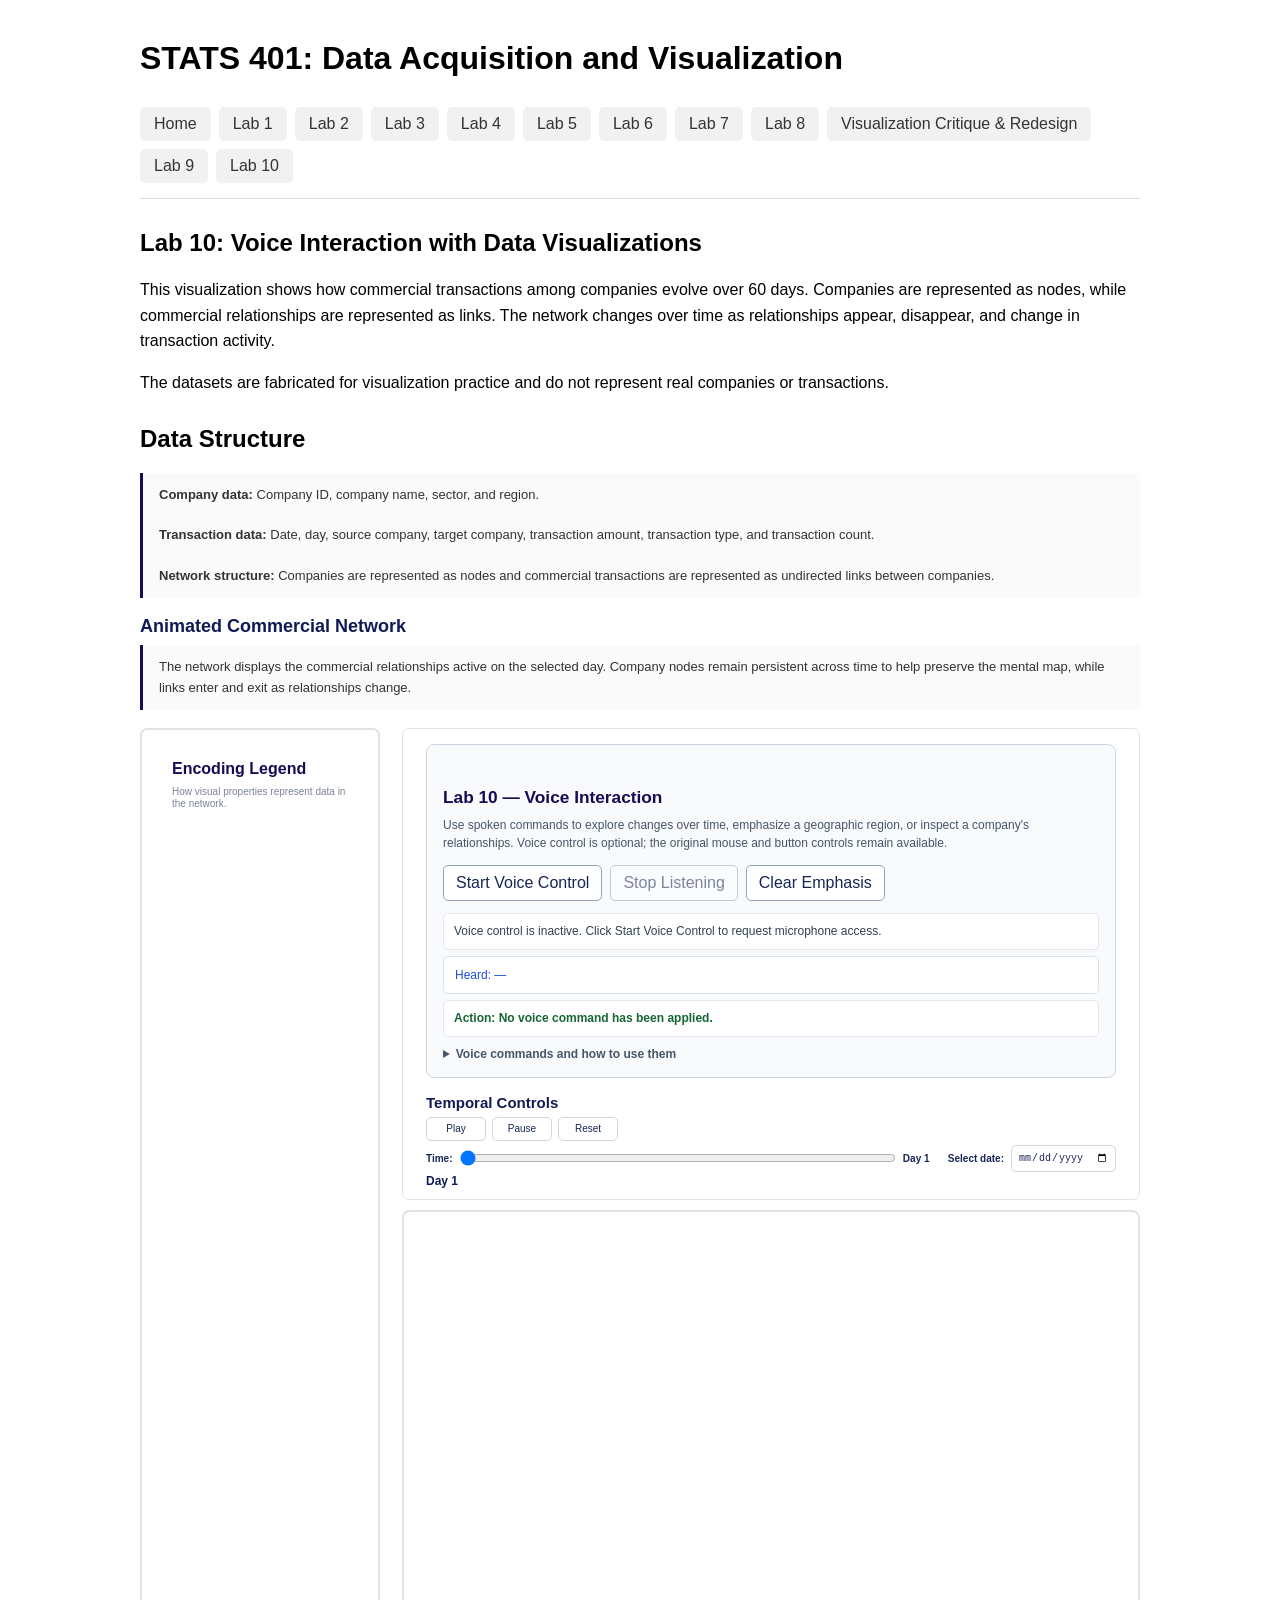
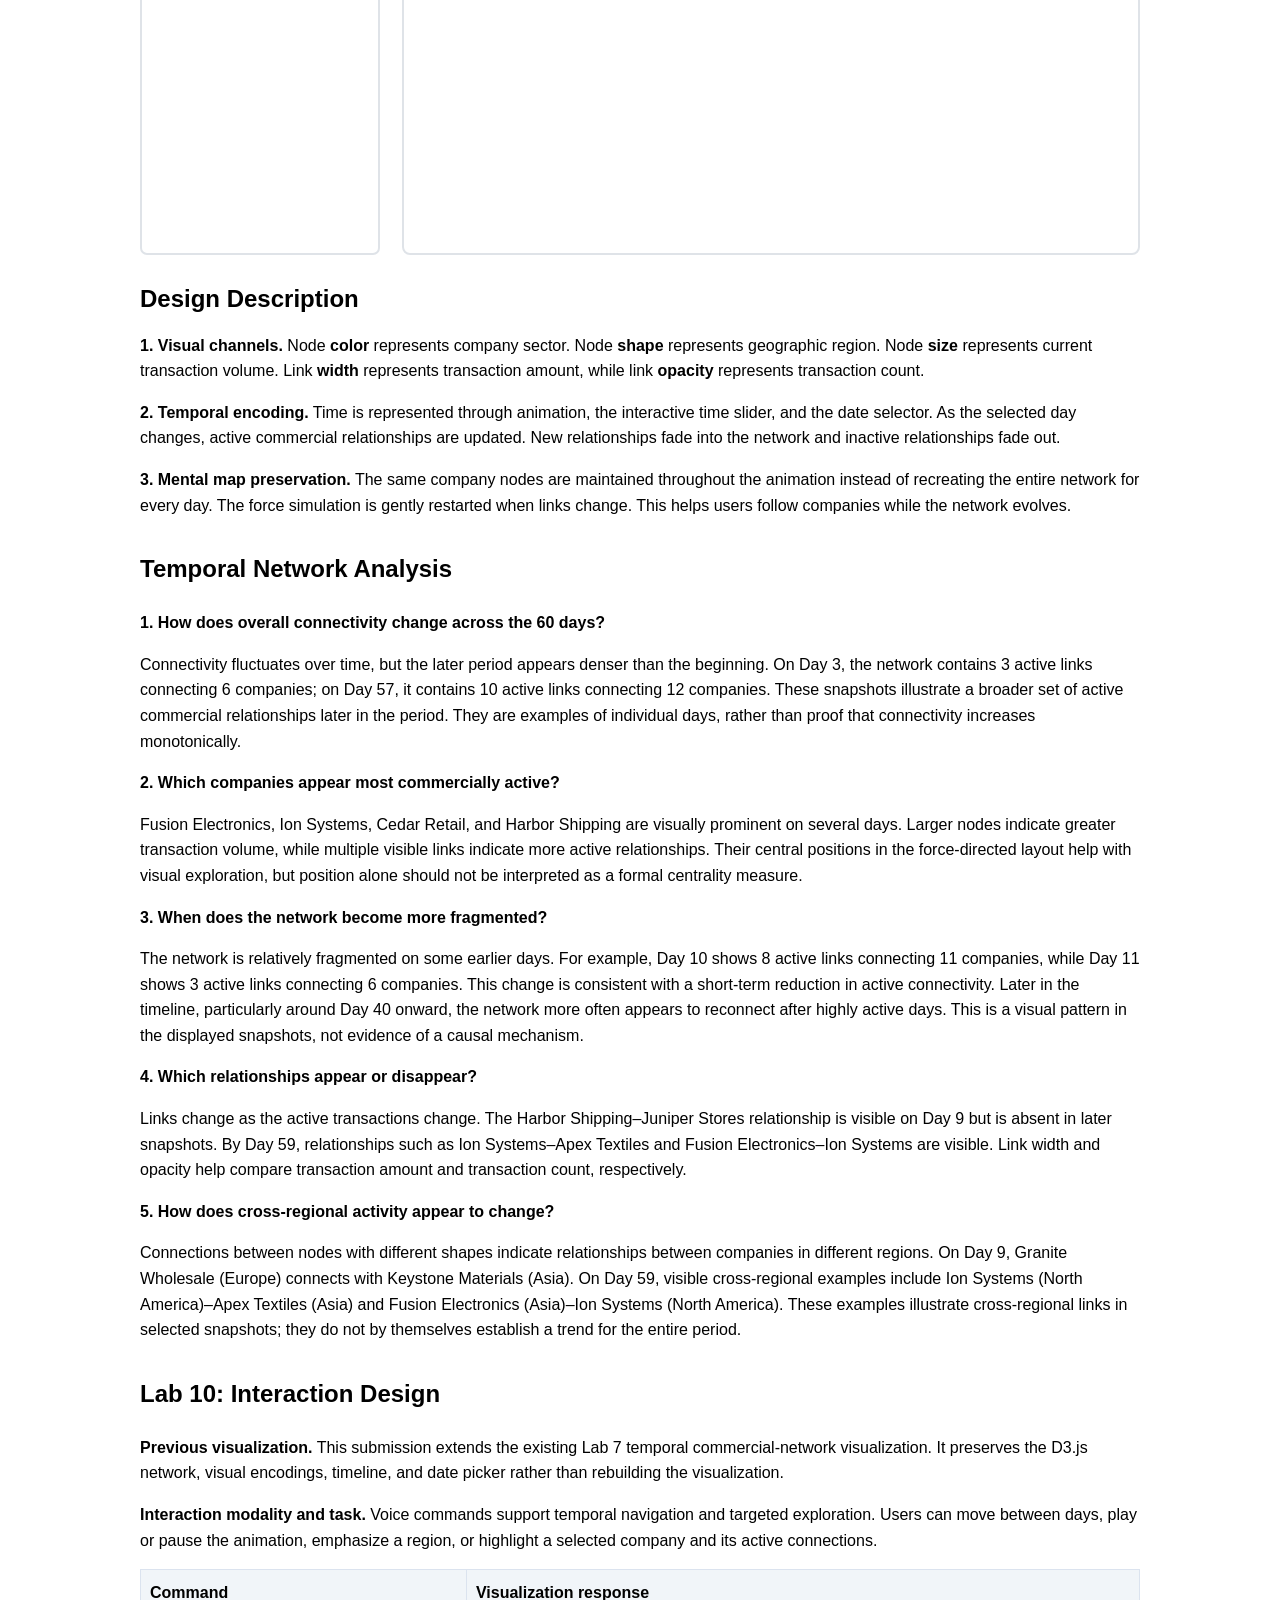
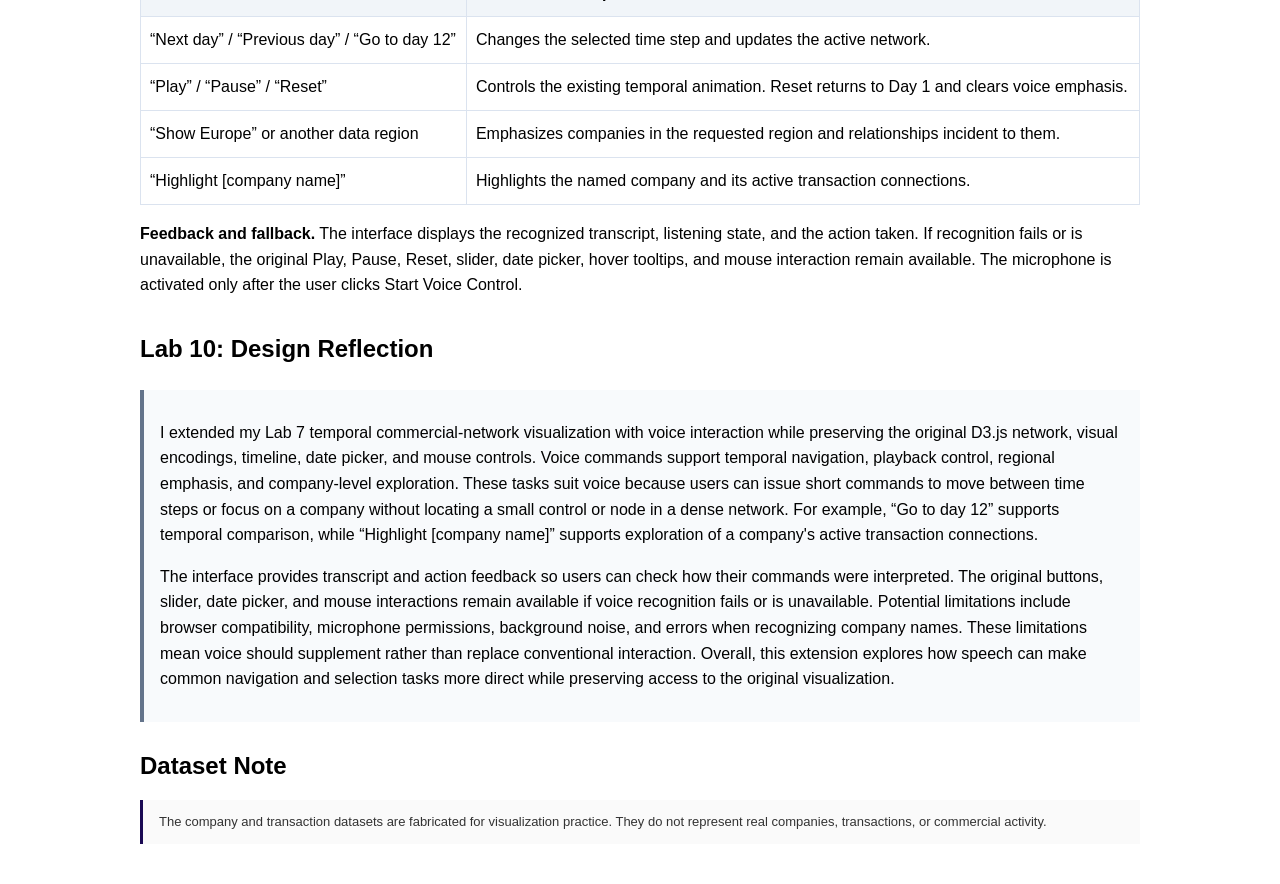
<file: lab10/index.html>
<!DOCTYPE html>
<html lang="en">
<head>
    <meta charset="UTF-8">
    <meta name="viewport" content="width=device-width, initial-scale=1.0">
    <title>STATS 401 — Lab 10: Voice Interaction</title>
    <link rel="stylesheet" href="../css/style.css">

    <style>
        .lab10-voice-panel {
            margin: 0 0 16px;
            padding: 16px;
            border: 1px solid #cbd5e1;
            border-radius: 8px;
            background: #f8fafc;
        }

        .lab10-voice-panel h3 {
            margin: 0 0 7px;
            color: #172554;
            font-size: 1.08rem;
        }

        .lab10-voice-panel p {
            line-height: 1.55;
        }

        .lab10-voice-actions {
            display: flex;
            flex-wrap: wrap;
            gap: 8px;
            margin: 12px 0;
        }

        .lab10-voice-actions button {
            border: 1px solid #94a3b8;
            border-radius: 5px;
            padding: 8px 12px;
            background: #fff;
            color: #172554;
            cursor: pointer;
            font: inherit;
        }

        .lab10-voice-actions button:hover {
            background: #eaf0f8;
        }

        .lab10-voice-actions button:focus-visible {
            outline: 3px solid #2563eb;
            outline-offset: 2px;
        }

        .lab10-voice-actions button:disabled {
            opacity: 0.55;
            cursor: not-allowed;
        }

        .lab10-feedback {
            margin: 8px 0;
            padding: 9px 11px;
            border: 1px solid #dbe3ef;
            border-radius: 5px;
            background: #fff;
            overflow-wrap: anywhere;
        }

        #voice-status {
            color: #334155;
        }

        #voice-heard {
            color: #1d4ed8;
        }

        #voice-action {
            color: #166534;
            font-weight: 600;
        }

        .lab10-voice-panel details {
            margin-top: 10px;
        }

        .lab10-voice-panel summary {
            cursor: pointer;
            font-weight: 600;
        }

        .lab10-voice-panel li {
            margin: 5px 0;
            line-height: 1.5;
        }

        .lab10-writing {
            line-height: 1.75;
        }

        .lab10-writing table {
            width: 100%;
            border-collapse: collapse;
            margin: 12px 0;
        }

        .lab10-writing th,
        .lab10-writing td {
            padding: 9px;
            border: 1px solid #dbe3ef;
            text-align: left;
            vertical-align: top;
        }

        .lab10-writing th {
            background: #f1f5f9;
        }

        .lab10-reflection {
            padding: 14px 16px;
            border-left: 4px solid #64748b;
            background: #f8fafc;
        }

        @media (max-width: 600px) {
            .lab10-voice-actions button {
                flex: 1 1 140px;
            }

            .lab10-writing table {
                font-size: 0.92rem;
            }
        }
    </style>
</head>

<body>
    <h1>STATS 401: Data Acquisition and Visualization</h1>

    <nav id="lab-nav" class="lab-nav"></nav>

    <main>
        <section id="dataset-description">
            <h2>Lab 10: Voice Interaction with Data Visualizations</h2>

            <p>
                This visualization shows how commercial transactions
                among companies evolve over 60 days. Companies are
                represented as nodes, while commercial relationships
                are represented as links. The network changes over
                time as relationships appear, disappear, and change
                in transaction activity.
            </p>

            <p>
                The datasets are fabricated for visualization practice
                and do not represent real companies or transactions.
            </p>
        </section>

        <section id="data-source">
            <h2>Data Structure</h2>

            <div class="visualization-note">
                <strong>Company data:</strong>
                Company ID, company name, sector, and region.

                <br><br>

                <strong>Transaction data:</strong>
                Date, day, source company, target company,
                transaction amount, transaction type, and
                transaction count.

                <br><br>

                <strong>Network structure:</strong>
                Companies are represented as nodes and commercial
                transactions are represented as undirected links
                between companies.
            </div>
        </section>

        <section id="visualization-section">
            <h2>Animated Commercial Network</h2>

            <div class="visualization-note">
                The network displays the commercial relationships
                active on the selected day. Company nodes remain
                persistent across time to help preserve the mental
                map, while links enter and exit as relationships
                change.
            </div>

            <div class="lab7-layout">
                <aside class="lab7-legend-panel">
                    <h3>Encoding Legend</h3>

                    <p class="legend-description">
                        How visual properties represent data
                        in the network.
                    </p>

                    <div id="legend"></div>
                </aside>

                <div class="lab7-right-column">
                    <div class="lab7-controls">

                        <!-- Lab 10 voice interaction panel -->
                        <section
                            class="lab10-voice-panel"
                            aria-labelledby="voice-heading">

                            <h3 id="voice-heading">
                                Lab 10 — Voice Interaction
                            </h3>

                            <p>
                                Use spoken commands to explore changes
                                over time, emphasize a geographic region,
                                or inspect a company's relationships.
                                Voice control is optional; the original
                                mouse and button controls remain available.
                            </p>

                            <div class="lab10-voice-actions">
                                <button id="voice-button" type="button">
                                    Start Voice Control
                                </button>

                                <button
                                    id="voice-stop"
                                    type="button"
                                    disabled>
                                    Stop Listening
                                </button>

                                <button id="voice-clear" type="button">
                                    Clear Emphasis
                                </button>
                            </div>

                            <p
                                id="voice-status"
                                class="lab10-feedback"
                                role="status"
                                aria-live="polite">
                                Voice control is inactive. Click Start Voice
                                Control to request microphone access.
                            </p>

                            <p
                                id="voice-heard"
                                class="lab10-feedback"
                                role="status"
                                aria-live="polite">
                                Heard: —
                            </p>

                            <p
                                id="voice-action"
                                class="lab10-feedback"
                                role="status"
                                aria-live="polite">
                                Action: No voice command has been applied.
                            </p>

                            <details>
                                <summary>
                                    Voice commands and how to use them
                                </summary>

                                <p>
                                    Click <strong>Start Voice Control</strong>
                                    and grant microphone permission if asked.
                                    Speak a command and check the recognized
                                    transcript and action feedback. Click
                                    <strong>Stop Listening</strong> when finished.
                                </p>

                                <ul>
                                    <li>
                                        <strong>Timeline:</strong>
                                        “Next day,” “Previous day,”
                                        “Go to day 12,” “Play,” “Pause,”
                                        and “Reset.”
                                    </li>

                                    <li>
                                        <strong>Region emphasis:</strong>
                                        “Show Europe,” “Show Asia,”
                                        “Show North America,” or
                                        “Clear region filter.”
                                    </li>

                                    <li>
                                        <strong>Company emphasis:</strong>
                                        “Highlight [company name],”
                                        “Focus on [company name],” or
                                        “Show connections for [company name].”
                                        The command works with names in the
                                        loaded company dataset.
                                    </li>

                                    <li>
                                        <strong>Clear/help:</strong>
                                        “Clear highlight,” “Show all regions,”
                                        or “Help.”
                                    </li>
                                </ul>

                                <p>
                                    If speech recognition is unsupported,
                                    microphone permission is denied, or a
                                    command is not understood, use the
                                    conventional controls below.
                                </p>
                            </details>
                        </section>

                        <!-- Original Lab 7 temporal controls -->
                        <div class="lab7-buttons">
                            <h3>Temporal Controls</h3>

                            <button id="play" type="button">Play</button>
                            <button id="pause" type="button">Pause</button>
                            <button id="reset" type="button">Reset</button>
                        </div>

                        <div class="lab7-slider-row">
                            <label for="time-slider">Time:</label>

                            <input
                                id="time-slider"
                                type="range"
                                min="1"
                                max="60"
                                value="1"
                                step="1">

                            <span id="day-label">Day 1</span>

                            <label for="date-picker">Select date:</label>
                            <input id="date-picker" type="date">
                        </div>

                        <div id="current-day" class="current-day">
                            Day 1
                        </div>
                    </div>

                    <div class="lab7-network">
                        <div id="visualization"></div>
                        <div id="tooltip" class="tooltip"></div>
                    </div>
                </div>
            </div>
        </section>

        <section id="analysis">
            <h2>Design Description</h2>

            <p>
                <strong>1. Visual channels.</strong>
                Node <strong>color</strong> represents company sector.
                Node <strong>shape</strong> represents geographic region.
                Node <strong>size</strong> represents current transaction
                volume. Link <strong>width</strong> represents transaction
                amount, while link <strong>opacity</strong> represents
                transaction count.
            </p>

            <p>
                <strong>2. Temporal encoding.</strong>
                Time is represented through animation, the interactive
                time slider, and the date selector. As the selected day
                changes, active commercial relationships are updated.
                New relationships fade into the network and inactive
                relationships fade out.
            </p>

            <p>
                <strong>3. Mental map preservation.</strong>
                The same company nodes are maintained throughout the
                animation instead of recreating the entire network for
                every day. The force simulation is gently restarted when
                links change. This helps users follow companies while
                the network evolves.
            </p>
        </section>

        <section id="temporal-analysis" class="lab10-writing">
            <h2>Temporal Network Analysis</h2>

            <p>
                <strong>
                    1. How does overall connectivity change across the 60 days?
                </strong>
            </p>
            <p>
                Connectivity fluctuates over time, but the later period
                appears denser than the beginning. On Day 3, the network
                contains 3 active links connecting 6 companies; on Day 57,
                it contains 10 active links connecting 12 companies.
                These snapshots illustrate a broader set of active
                commercial relationships later in the period. They are
                examples of individual days, rather than proof that
                connectivity increases monotonically.
            </p>

            <p>
                <strong>
                    2. Which companies appear most commercially active?
                </strong>
            </p>
            <p>
                Fusion Electronics, Ion Systems, Cedar Retail, and Harbor
                Shipping are visually prominent on several days. Larger
                nodes indicate greater transaction volume, while multiple
                visible links indicate more active relationships. Their
                central positions in the force-directed layout help with
                visual exploration, but position alone should not be
                interpreted as a formal centrality measure.
            </p>

            <p>
                <strong>
                    3. When does the network become more fragmented?
                </strong>
            </p>
            <p>
                The network is relatively fragmented on some earlier days.
                For example, Day 10 shows 8 active links connecting
                11 companies, while Day 11 shows 3 active links connecting
                6 companies. This change is consistent with a short-term
                reduction in active connectivity. Later in the timeline,
                particularly around Day 40 onward, the network more often
                appears to reconnect after highly active days. This is a
                visual pattern in the displayed snapshots, not evidence
                of a causal mechanism.
            </p>

            <p>
                <strong>
                    4. Which relationships appear or disappear?
                </strong>
            </p>
            <p>
                Links change as the active transactions change. The Harbor
                Shipping–Juniper Stores relationship is visible on Day 9
                but is absent in later snapshots. By Day 59, relationships
                such as Ion Systems–Apex Textiles and Fusion Electronics–Ion
                Systems are visible. Link width and opacity help compare
                transaction amount and transaction count, respectively.
            </p>

            <p>
                <strong>
                    5. How does cross-regional activity appear to change?
                </strong>
            </p>
            <p>
                Connections between nodes with different shapes indicate
                relationships between companies in different regions. On
                Day 9, Granite Wholesale (Europe) connects with Keystone
                Materials (Asia). On Day 59, visible cross-regional examples
                include Ion Systems (North America)–Apex Textiles (Asia)
                and Fusion Electronics (Asia)–Ion Systems (North America).
                These examples illustrate cross-regional links in selected
                snapshots; they do not by themselves establish a trend for
                the entire period.
            </p>
        </section>

        <section id="lab10-design" class="lab10-writing">
            <h2>Lab 10: Interaction Design</h2>

            <p>
                <strong>Previous visualization.</strong>
                This submission extends the existing Lab 7 temporal
                commercial-network visualization. It preserves the D3.js
                network, visual encodings, timeline, and date picker rather
                than rebuilding the visualization.
            </p>

            <p>
                <strong>Interaction modality and task.</strong>
                Voice commands support temporal navigation and targeted
                exploration. Users can move between days, play or pause
                the animation, emphasize a region, or highlight a selected
                company and its active connections.
            </p>

            <table>
                <thead>
                    <tr>
                        <th>Command</th>
                        <th>Visualization response</th>
                    </tr>
                </thead>
                <tbody>
                    <tr>
                        <td>“Next day” / “Previous day” / “Go to day 12”</td>
                        <td>
                            Changes the selected time step and updates
                            the active network.
                        </td>
                    </tr>
                    <tr>
                        <td>“Play” / “Pause” / “Reset”</td>
                        <td>
                            Controls the existing temporal animation.
                            Reset returns to Day 1 and clears voice emphasis.
                        </td>
                    </tr>
                    <tr>
                        <td>“Show Europe” or another data region</td>
                        <td>
                            Emphasizes companies in the requested region
                            and relationships incident to them.
                        </td>
                    </tr>
                    <tr>
                        <td>“Highlight [company name]”</td>
                        <td>
                            Highlights the named company and its active
                            transaction connections.
                        </td>
                    </tr>
                </tbody>
            </table>

            <p>
                <strong>Feedback and fallback.</strong>
                The interface displays the recognized transcript, listening
                state, and the action taken. If recognition fails or is
                unavailable, the original Play, Pause, Reset, slider, date
                picker, hover tooltips, and mouse interaction remain available.
                The microphone is activated only after the user clicks
                Start Voice Control.
            </p>
        </section>

        <section id="lab10-reflection" class="lab10-writing">
            <h2>Lab 10: Design Reflection</h2>

            <div class="lab10-reflection">
                <p>
                    I extended my Lab 7 temporal commercial-network
                    visualization with voice interaction while preserving
                    the original D3.js network, visual encodings, timeline,
                    date picker, and mouse controls. Voice commands support
                    temporal navigation, playback control, regional emphasis,
                    and company-level exploration. These tasks suit voice
                    because users can issue short commands to move between
                    time steps or focus on a company without locating a small
                    control or node in a dense network. For example,
                    “Go to day 12” supports temporal comparison, while
                    “Highlight [company name]” supports exploration of a
                    company's active transaction connections.
                </p>

                <p>
                    The interface provides transcript and action feedback
                    so users can check how their commands were interpreted.
                    The original buttons, slider, date picker, and mouse
                    interactions remain available if voice recognition fails
                    or is unavailable. Potential limitations include browser
                    compatibility, microphone permissions, background noise,
                    and errors when recognizing company names. These
                    limitations mean voice should supplement rather than
                    replace conventional interaction. Overall, this extension
                    explores how speech can make common navigation and
                    selection tasks more direct while preserving access to
                    the original visualization.
                </p>
            </div>
        </section>

        <section id="dataset-note">
            <h2>Dataset Note</h2>

            <div class="visualization-note">
                The company and transaction datasets are fabricated for
                visualization practice. They do not represent real companies,
                transactions, or commercial activity.
            </div>
        </section>
    </main>

    <!-- Load libraries and shared navigation before the visualization. -->
    <script src="https://d3js.org/d3.v7.min.js"></script>
    <script src="../js/main.js"></script>

    <!-- Original Lab 7 visualization, copied into the Lab 10 folder. -->
    <script src="lab10.js"></script>

    <!-- New Lab 10 voice interaction code. -->
    <script src="voice-interaction.js"></script>
</body>
</html>
</file>
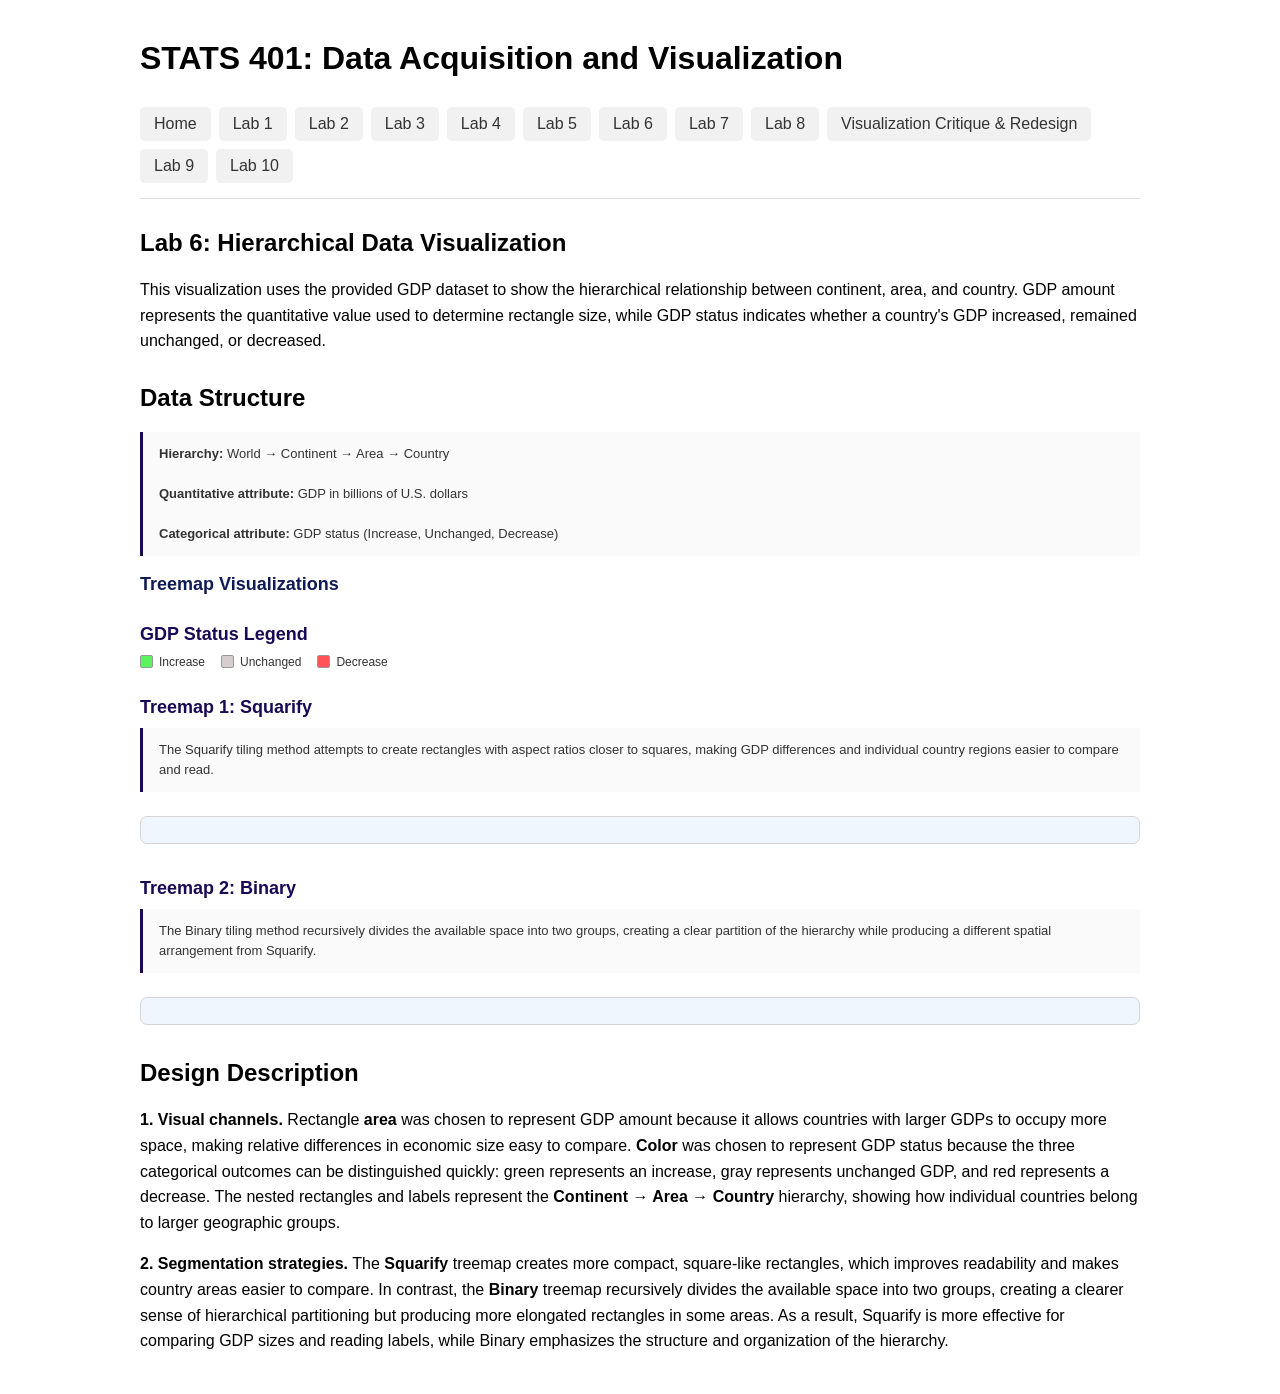
<file: lab6/index.html>
<!DOCTYPE html>
<html lang="en">

<head>

    <meta charset="UTF-8">

    <meta
        name="viewport"
        content="width=device-width, initial-scale=1.0">

    <title>
        STATS 401 — Lab 6
    </title>

    <link
        rel="stylesheet"
        href="../css/style.css">

</head>

<body>

    <h1>
        STATS 401: Data Acquisition and Visualization
    </h1>

    <nav
        id="lab-nav"
        class="lab-nav">
    </nav>


    <main>

        <!-- Dataset Description -->

        <section id="dataset-description">

            <h2>
                Lab 6: Hierarchical Data Visualization
            </h2>

            <p>
                This visualization uses the provided GDP dataset
                to show the hierarchical relationship between
                continent, area, and country. GDP amount represents
                the quantitative value used to determine rectangle
                size, while GDP status indicates whether a country's
                GDP increased, remained unchanged, or decreased.
            </p>

        </section>


        <!-- Data Structure -->

        <section id="data-source">

            <h2>
                Data Structure
            </h2>

            <div class="visualization-note">

                <strong>
                    Hierarchy:
                </strong>

                World → Continent → Area → Country

                <br><br>

                <strong>
                    Quantitative attribute:
                </strong>

                GDP in billions of U.S. dollars

                <br><br>

                <strong>
                    Categorical attribute:
                </strong>

                GDP status
                (Increase, Unchanged, Decrease)

            </div>

        </section>


        <!-- Visualization -->

        <section id="visualization-section">

            <h2>
                Treemap Visualizations
            </h2>


            <h3 class="design-subheading">
                GDP Status Legend
            </h3>

            <div class="treemap-legend">

                <div class="treemap-legend-item">

                    <span
                        class="treemap-legend-box"
                        style="background: #5cf45c;">
                    </span>

                    Increase

                </div>


                <div class="treemap-legend-item">

                    <span
                        class="treemap-legend-box"
                        style="background: #d6cece;">
                    </span>

                    Unchanged

                </div>


                <div class="treemap-legend-item">

                    <span
                        class="treemap-legend-box"
                        style="background: #ff5359;">
                    </span>

                    Decrease

                </div>

            </div>


            <!-- Treemap 1 -->

            <h3 class="design-subheading">
                Treemap 1: Squarify
            </h3>

            <div class="visualization-note">

                The Squarify tiling method attempts to create
                rectangles with aspect ratios closer to squares,
                making GDP differences and individual country
                regions easier to compare and read.

            </div>

            <div id="treemap-squarify"></div>


            <!-- Treemap 2 -->

            <h3 class="design-subheading">
                Treemap 2: Binary
            </h3>

            <div class="visualization-note">

                The Binary tiling method recursively divides the
                available space into two groups, creating a clear
                partition of the hierarchy while producing a
                different spatial arrangement from Squarify.

            </div>

            <div id="treemap-binary"></div>

        </section>


        <!-- Design Description -->

        <section id="analysis">

            <h2>
                Design Description
            </h2>

            <p>
                <strong>1. Visual channels.</strong>
                Rectangle <strong>area</strong> was chosen to represent
                GDP amount because it allows countries with larger GDPs
                to occupy more space, making relative differences in
                economic size easy to compare. <strong>Color</strong> was
                chosen to represent GDP status because the three
                categorical outcomes can be distinguished quickly:
                green represents an increase, gray represents unchanged
                GDP, and red represents a decrease. The nested rectangles
                and labels represent the
                <strong>Continent → Area → Country</strong> hierarchy,
                showing how individual countries belong to larger
                geographic groups.
            </p>

            <p>
                <strong>2. Segmentation strategies.</strong>
                The <strong>Squarify</strong> treemap creates more
                compact, square-like rectangles, which improves
                readability and makes country areas easier to compare.
                In contrast, the <strong>Binary</strong> treemap
                recursively divides the available space into two groups,
                creating a clearer sense of hierarchical partitioning but
                producing more elongated rectangles in some areas.
                As a result, Squarify is more effective for comparing GDP
                sizes and reading labels, while Binary emphasizes the
                structure and organization of the hierarchy.
            </p>

        </section>

    </main>


    <div
        id="tooltip"
        class="tooltip">
    </div>


    <!-- D3 -->

    <script
        src="https://d3js.org/d3.v7.min.js">
    </script>


    <!-- Shared navigation -->

    <script
        src="../js/main.js">
    </script>


    <!-- Lab 6 JavaScript -->

    <script
        src="lab6.js">
    </script>

</body>

</html>
</file>
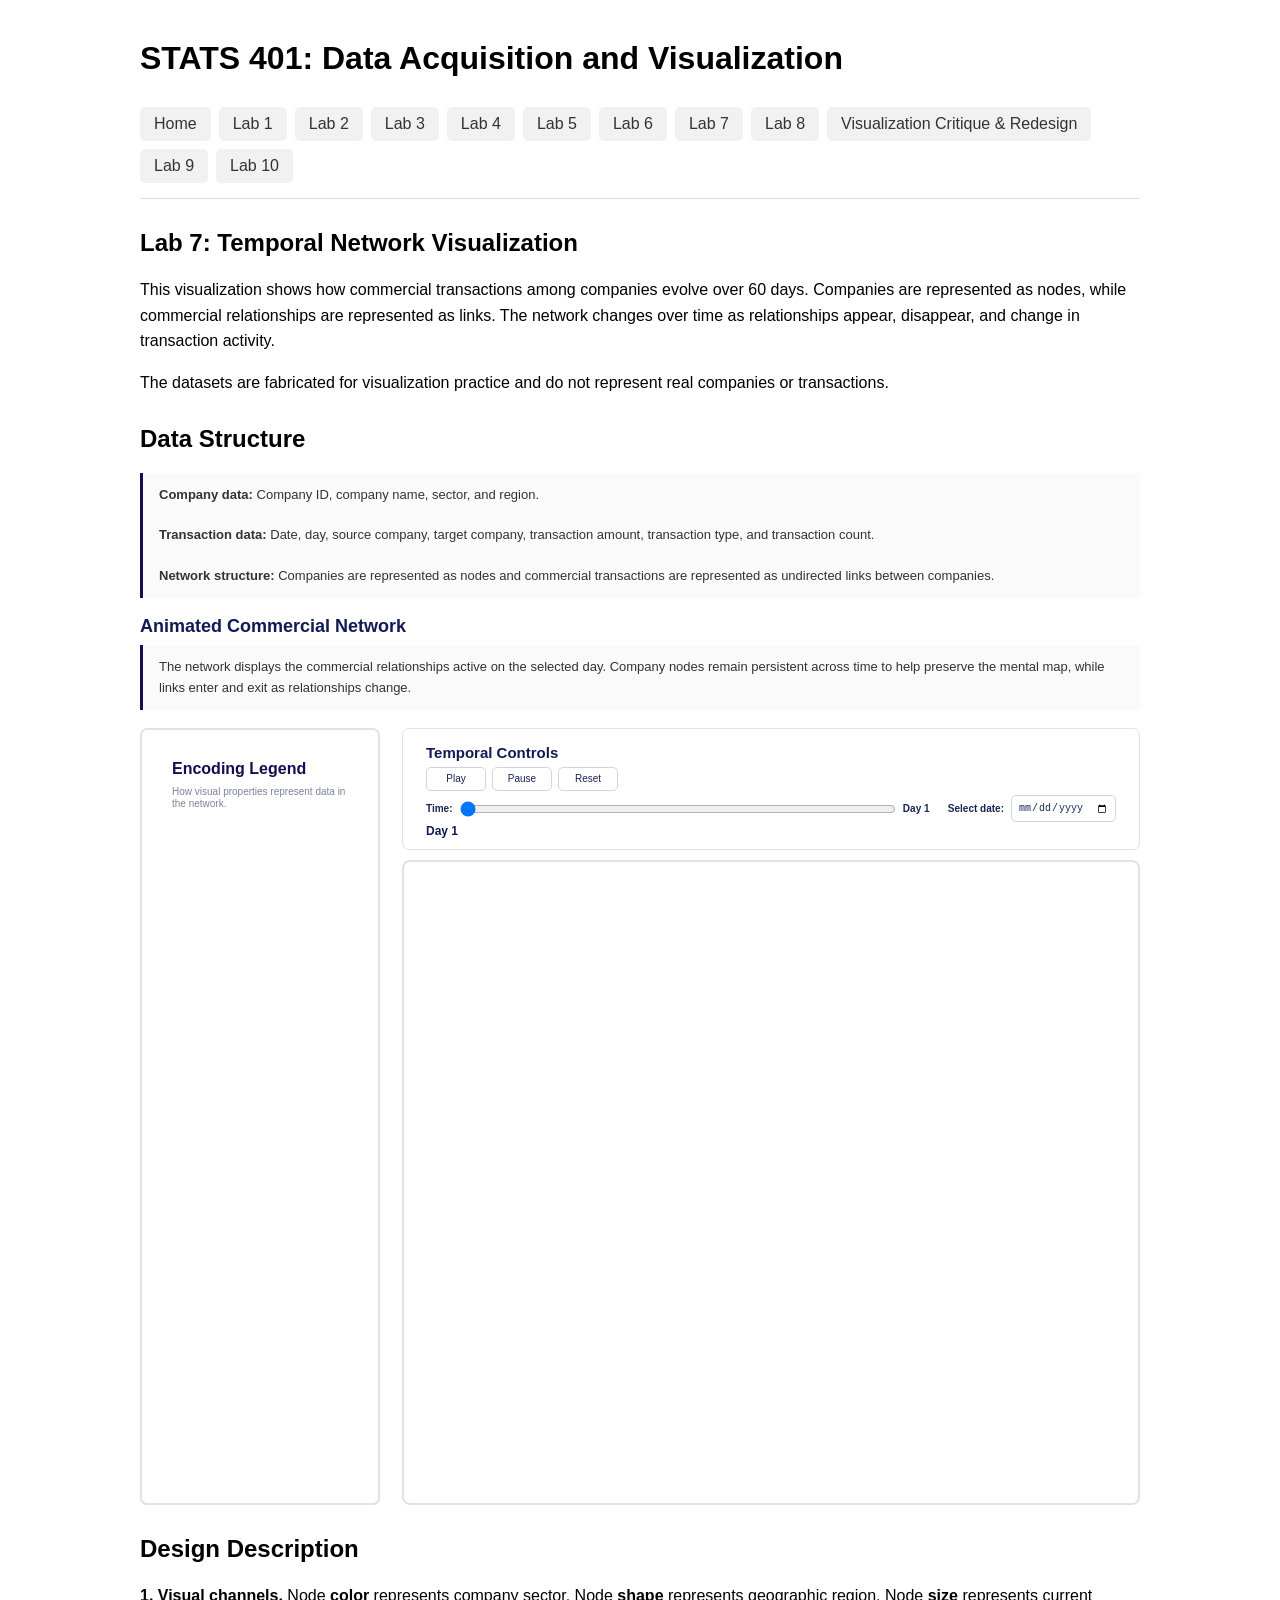
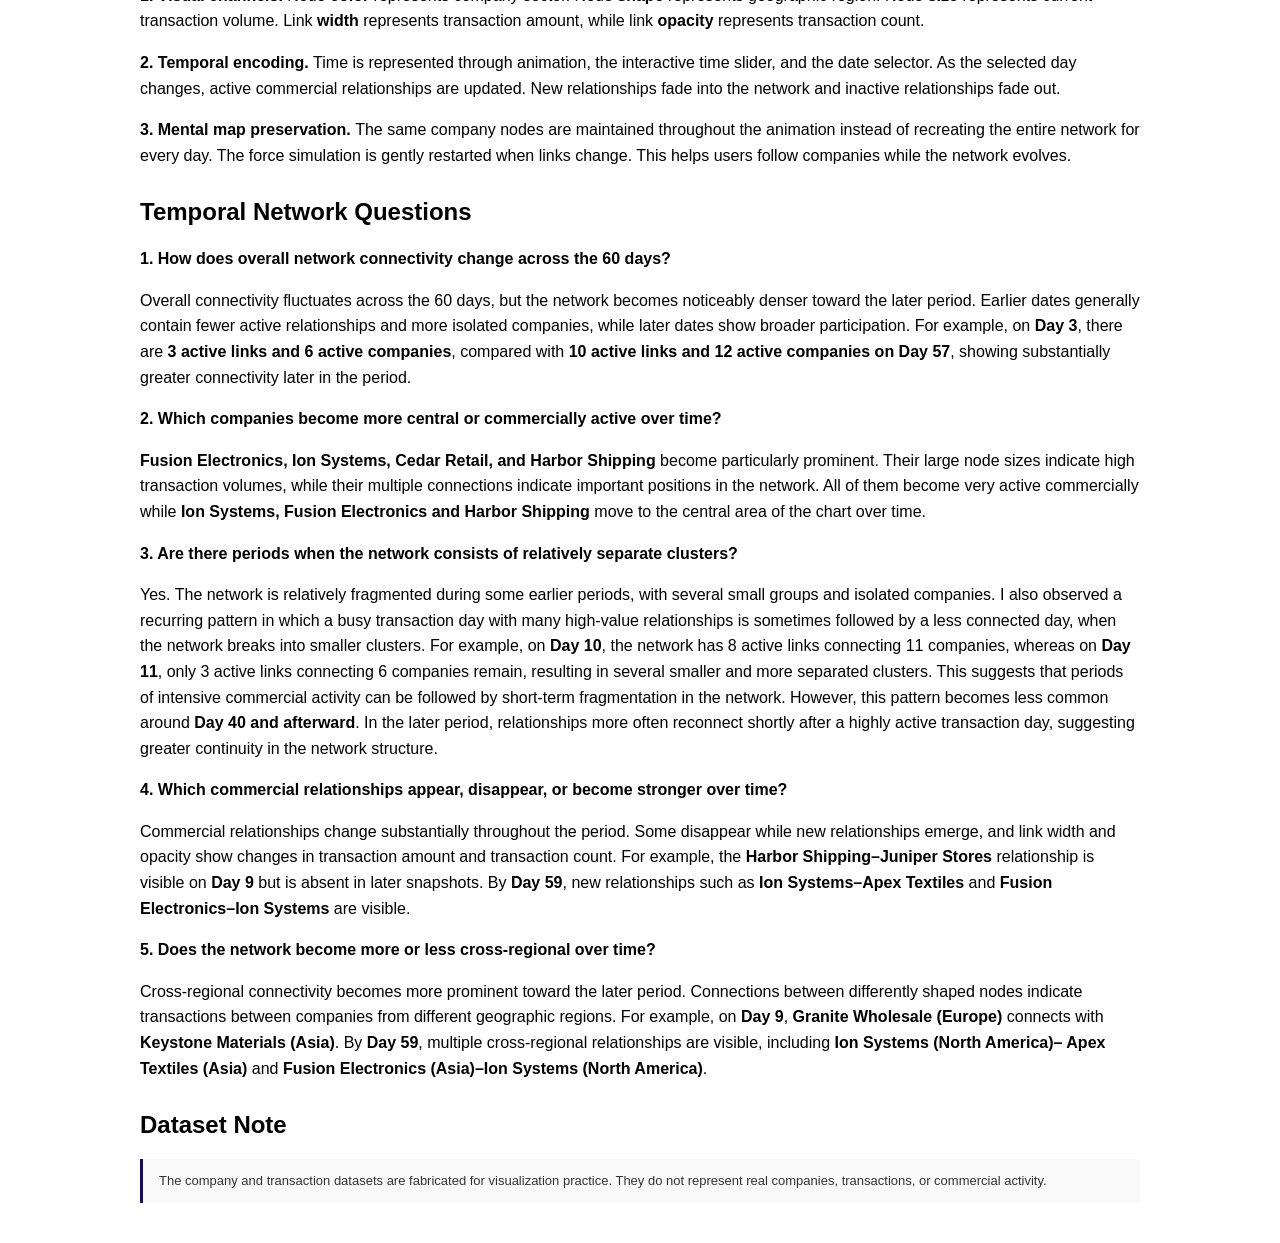
<file: lab7/index.html>
<!DOCTYPE html>
<html lang="en">

<head>

    <meta charset="UTF-8">

    <meta
        name="viewport"
        content="width=device-width, initial-scale=1.0">

    <title>
        STATS 401 — Lab 7
    </title>

    <link
        rel="stylesheet"
        href="../css/style.css">
        

</head>

<body>

    <h1>
        STATS 401: Data Acquisition and Visualization
    </h1>

    <nav
        id="lab-nav"
        class="lab-nav">
    </nav>


    <main>

        <section id="dataset-description">

            <h2>
                Lab 7: Temporal Network Visualization
            </h2>

            <p>
                This visualization shows how commercial transactions
                among companies evolve over 60 days. Companies are
                represented as nodes, while commercial relationships
                are represented as links. The network changes over
                time as relationships appear, disappear, and change
                in transaction activity.
            </p>

            <p>
                The datasets are fabricated for visualization practice
                and do not represent real companies or transactions.
            </p>

        </section>


        <section id="data-source">

            <h2>
                Data Structure
            </h2>

            <div class="visualization-note">

                <strong>
                    Company data:
                </strong>

                Company ID, company name, sector, and region.

                <br><br>

                <strong>
                    Transaction data:
                </strong>

                Date, day, source company, target company,
                transaction amount, transaction type, and
                transaction count.

                <br><br>

                <strong>
                    Network structure:
                </strong>

                Companies are represented as nodes and commercial
                transactions are represented as undirected links
                between companies.

            </div>

        </section>


        <section id="visualization-section">

            <h2>
                Animated Commercial Network
            </h2>

            <div class="visualization-note">
                The network displays the commercial relationships
                active on the selected day. Company nodes remain
                persistent across time to help preserve the mental
                map, while links enter and exit as relationships
                change.
            </div>

            <div class="lab7-layout">

                <aside class="lab7-legend-panel">

                    <h3>Encoding Legend</h3>

                    <p class="legend-description">
                        How visual properties represent data
                        in the network.
                    </p>

                    <div id="legend"></div>

                </aside>


                <div class="lab7-right-column">

                    <div class="lab7-controls">

                        <div class="lab7-buttons">
                            <h3>Temporal Controls</h3>
                            <button
                                id="play"
                                type="button">
                                Play
                            </button>

                            <button
                                id="pause"
                                type="button">
                                Pause
                            </button>

                            <button
                                id="reset"
                                type="button">
                                Reset
                            </button>

                        </div>

                        <div class="lab7-slider-row">

                            <label for="time-slider">
                                Time:
                            </label>

                            <input
                                id="time-slider"
                                type="range"
                                min="1"
                                max="60"
                                value="1"
                                step="1">

                            <span id="day-label">
                                Day 1
                            </span>

                            <label for="date-picker">
                                Select date:
                            </label>

                            <input
                                id="date-picker"
                                type="date">

                        </div>

                        <div
                            id="current-day"
                            class="current-day">
                            Day 1
                        </div>

                    </div>


                    <div class="lab7-network">

                        <div id="visualization"></div>

                        <div id="tooltip"></div>

                    </div>

                </div>

            </div>

        </section>


        <section id="analysis">

            <h2>
                Design Description
            </h2>

            <p>
                <strong>
                    1. Visual channels.
                </strong>
                Node <strong>color</strong> represents company
                sector. Node <strong>shape</strong> represents
                geographic region. Node <strong>size</strong>
                represents current transaction volume. Link
                <strong>width</strong> represents transaction
                amount, while link <strong>opacity</strong>
                represents transaction count.
            </p>

            <p>
                <strong>
                    2. Temporal encoding.
                </strong>
                Time is represented through animation, the
                interactive time slider, and the date selector.
                As the selected day changes, active commercial
                relationships are updated. New relationships
                fade into the network and inactive relationships
                fade out.
            </p>

            <p>
                <strong>
                    3. Mental map preservation.
                </strong>
                The same company nodes are maintained throughout
                the animation instead of recreating the entire
                network for every day. The force simulation is
                gently restarted when links change. This helps
                users follow companies while the network evolves.
            </p>

        </section>


        <section id="temporal-analysis">

            <h2>
                Temporal Network Questions
            </h2>

            <p>
                <strong>
                    1. How does overall network connectivity change
                    across the 60 days?
                </strong>
            </p>

            <p>
                Overall connectivity fluctuates across the 60 days,
                but the network becomes noticeably denser toward the
                later period. Earlier dates generally contain fewer
                active relationships and more isolated companies,
                while later dates show broader participation.
                For example, on <strong>Day 3</strong>, there are
                <strong>3 active links and 6 active companies</strong>,
                compared with <strong>10 active links and 12 active
                companies on Day 57</strong>, showing substantially
                greater connectivity later in the period.
            </p>


            <p>
                <strong>
                    2. Which companies become more central or
                    commercially active over time?
                </strong>
            </p>

            <p>
                <strong>Fusion Electronics, Ion Systems, Cedar Retail, and Harbor Shipping</strong>
                become particularly prominent. Their large node sizes
                indicate high transaction volumes, while their multiple
                connections indicate important positions in the network. All of them
                become very active commercially while <strong>Ion Systems, Fusion Electronics and Harbor Shipping </strong>
                move to the central area of the chart over time.
            </p>


            <p>
                <strong>
                    3. Are there periods when the network consists
                    of relatively separate clusters?
                </strong>
            </p>

            <p>
                Yes. The network is relatively fragmented during 
                some earlier periods, with several small groups and isolated 
                companies. I also observed a recurring pattern in which a busy 
                transaction day with many high-value relationships is sometimes
                followed by a less connected day, when the network breaks into
                smaller clusters. For example, on <strong>Day 10</strong>, the network has 8 
                active links connecting 11 companies, whereas on <strong>Day 11</strong>, only 3
                active links connecting 6 companies remain, resulting in several
                smaller and more separated clusters. This suggests that periods 
                of intensive commercial activity can be followed by short-term 
                fragmentation in the network. However, this pattern becomes less
                common around <strong>Day 40 and afterward</strong>. In the later period, 
                relationships more often reconnect shortly after a highly active
                transaction day, suggesting greater continuity in the network 
                structure.
            </p>


            <p>
                <strong>
                    4. Which commercial relationships appear,
                    disappear, or become stronger over time?
                </strong>
            </p>

            <p>
                Commercial relationships change substantially throughout
                the period. Some disappear while new relationships emerge,
                and link width and opacity show changes in transaction
                amount and transaction count. For example, the
                <strong>Harbor Shipping–Juniper Stores</strong> relationship
                is visible on <strong>Day 9</strong> but is absent in later
                snapshots. By <strong>Day 59</strong>, new relationships
                such as <strong>Ion Systems–Apex Textiles</strong> and
                <strong>Fusion Electronics–Ion Systems</strong> are visible.
            </p>


            <p>
                <strong>
                    5. Does the network become more or less
                    cross-regional over time?
                </strong>
            </p>

            <p>
                Cross-regional connectivity becomes more prominent toward
                the later period. Connections between differently shaped
                nodes indicate transactions between companies from different
                geographic regions. For example, on <strong>Day 9</strong>,
                <strong>Granite Wholesale (Europe)</strong> connects with
                <strong>Keystone Materials (Asia)</strong>. By
                <strong>Day 59</strong>, multiple cross-regional relationships
                are visible, including <strong>Ion Systems (North America)–
                Apex Textiles (Asia)</strong> and
                <strong>Fusion Electronics (Asia)–Ion Systems
                (North America)</strong>.
            </p>

        </section>


        <section id="dataset-note">

            <h2>
                Dataset Note
            </h2>

            <div class="visualization-note">

                The company and transaction datasets are fabricated
                for visualization practice. They do not represent
                real companies, transactions, or commercial activity.

            </div>

        </section>

    </main>


    <div
        id="tooltip"
        class="tooltip">
    </div>


    <script
        src="https://d3js.org/d3.v7.min.js">
    </script>

    <script
        src="../js/main.js">
    </script>

    <script
        src="lab7.js">
    </script>

</body>

</html>
</file>
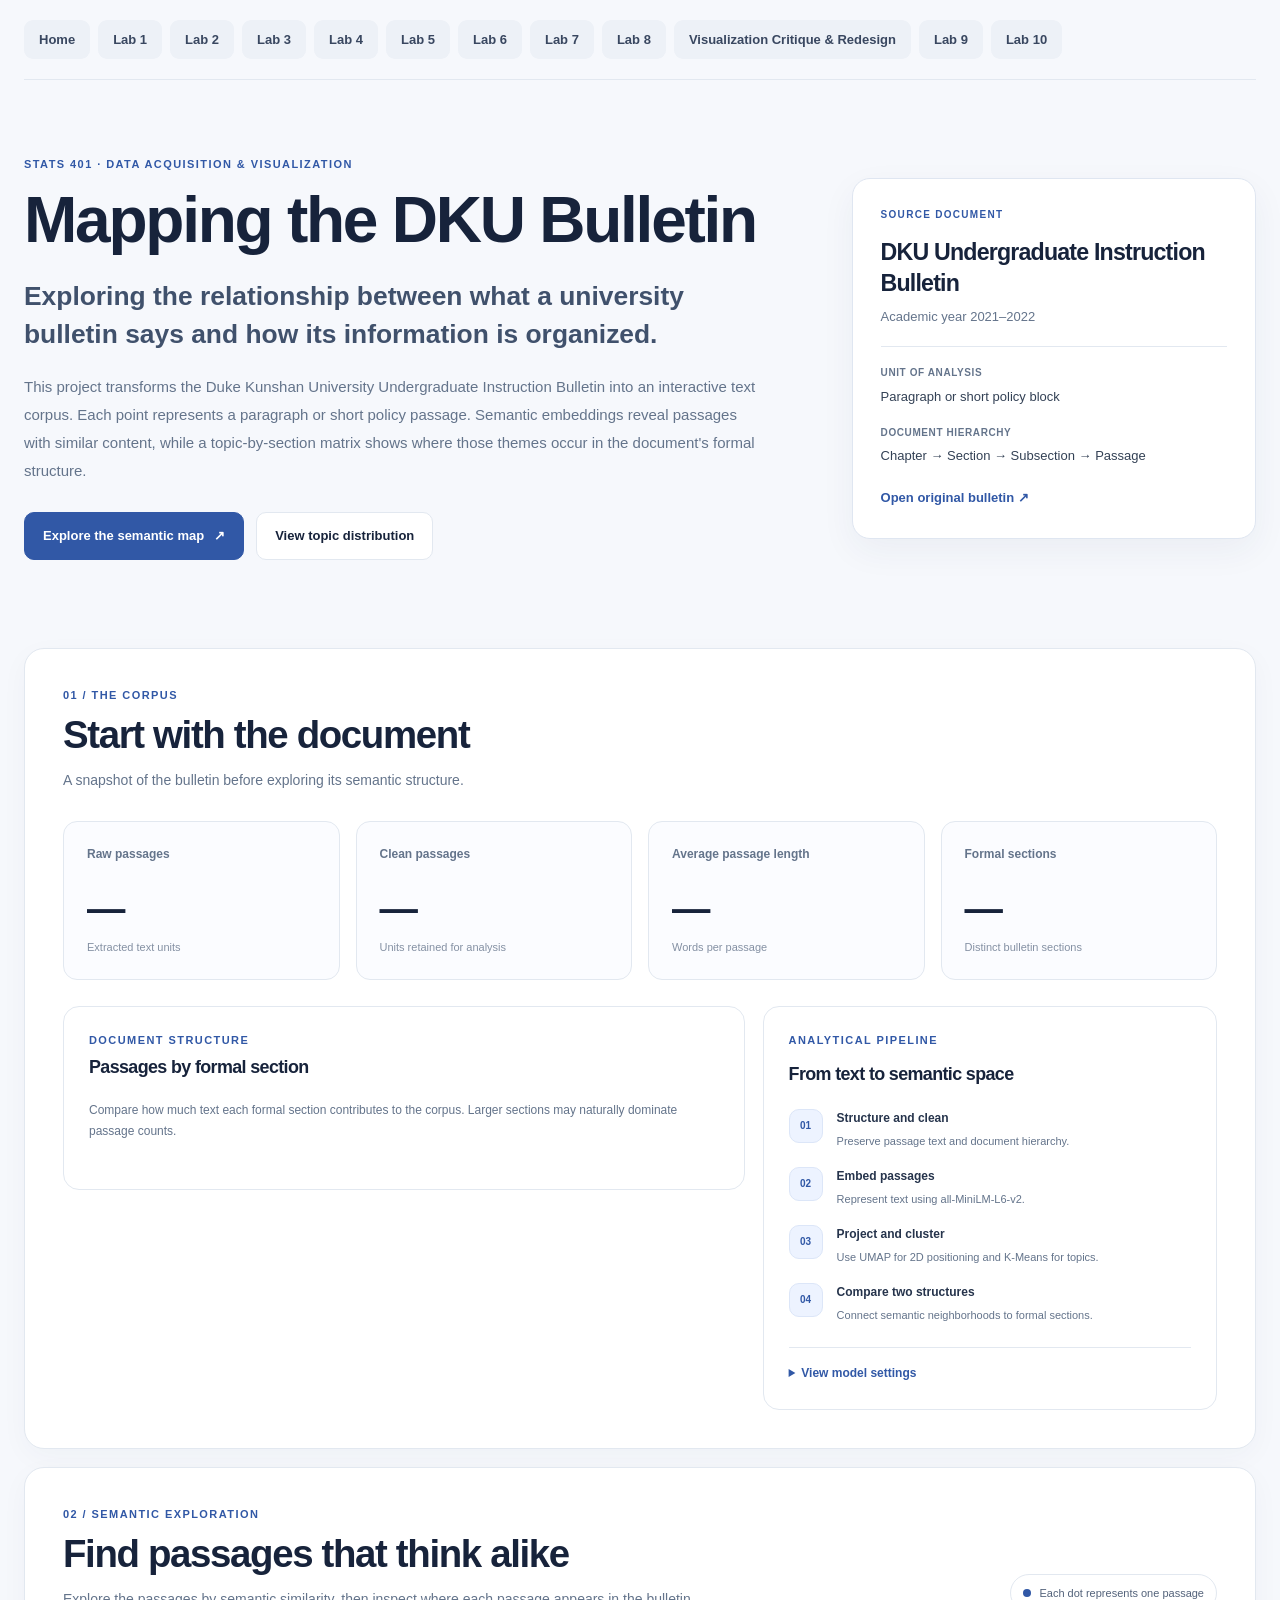
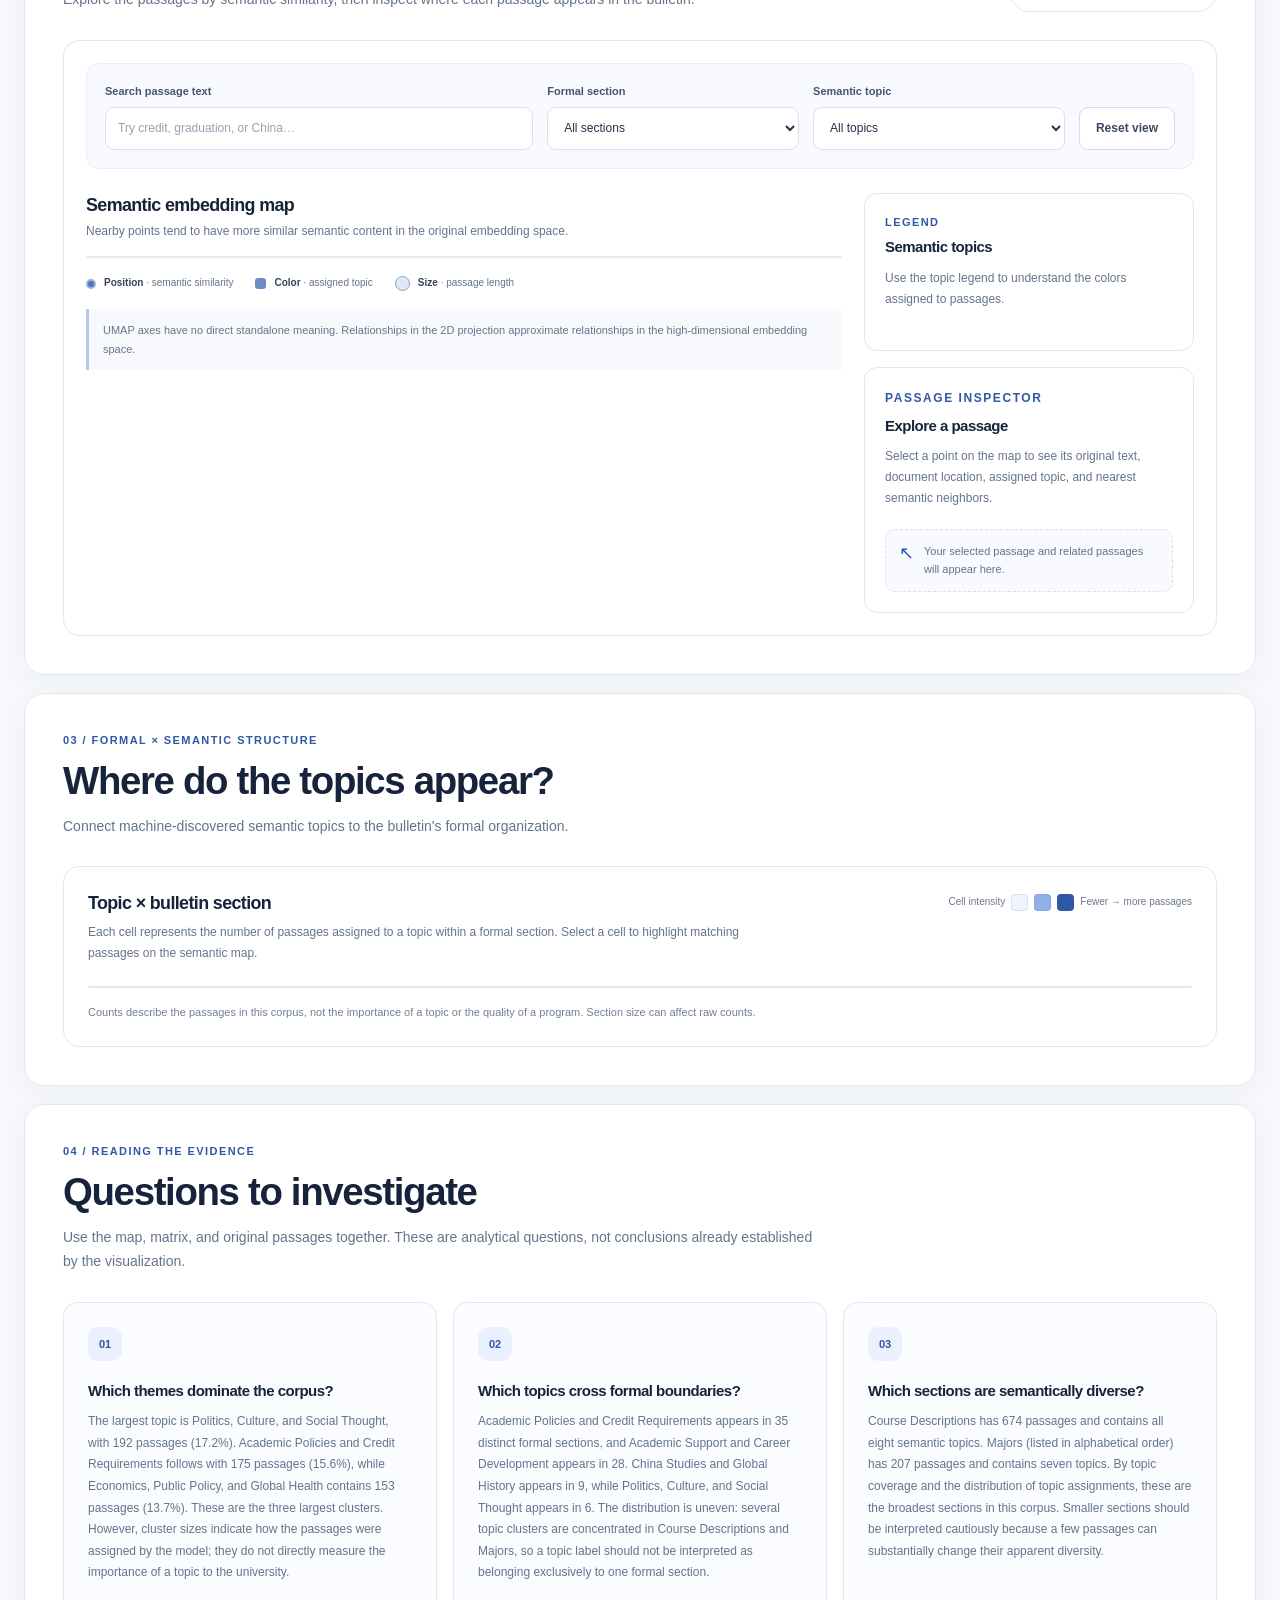
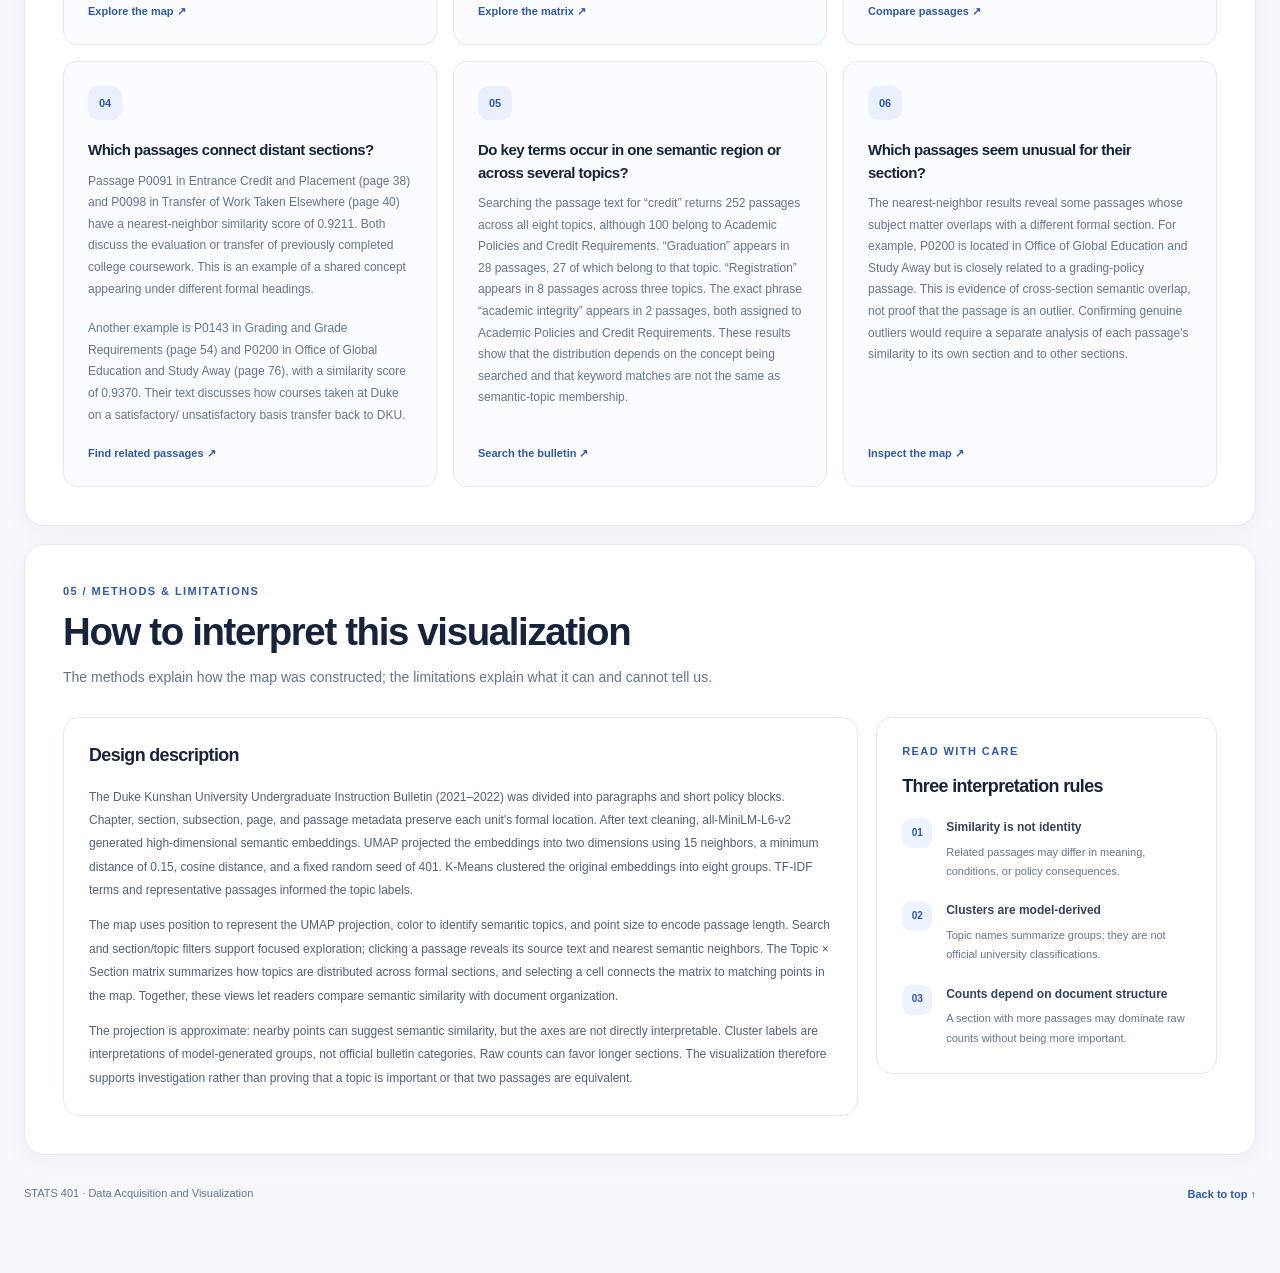
<file: lab8/index.html>
<!DOCTYPE html>
<html lang="en">
<head>
    <meta charset="UTF-8">
    <meta name="viewport" content="width=device-width, initial-scale=1.0">
    <meta name="description" content="An interactive semantic exploration of the Duke Kunshan University Undergraduate Instruction Bulletin.">

    <title>Lab 8 | Mapping the DKU Bulletin</title>

    <link rel="stylesheet" href="../css/style.css">
</head>

<body class="lab8-page">

    <nav id="lab-nav" class="lab-nav" aria-label="Lab navigation"></nav>

    <main class="lab8-main">

        <header id="dataset-description" class="lab8-hero">
            <div class="hero-content">
                <p class="eyebrow">STATS 401 · DATA ACQUISITION &amp; VISUALIZATION</p>

                <h1>Mapping the DKU Bulletin</h1>

                <p class="hero-subtitle">
                    Exploring the relationship between what a university
                    bulletin says and how its information is organized.
                </p>

                <p class="hero-description">
                    This project transforms the Duke Kunshan University
                    Undergraduate Instruction Bulletin into an interactive
                    text corpus. Each point represents a paragraph or short
                    policy passage. Semantic embeddings reveal passages with
                    similar content, while a topic-by-section matrix shows
                    where those themes occur in the document's formal structure.
                </p>

                <div class="hero-actions">
                    <a class="lab8-primary-link" href="#semantic-section">
                        Explore the semantic map <span aria-hidden="true">↗</span>
                    </a>

                    <a class="lab8-secondary-link" href="#matrix-section">
                        View topic distribution
                    </a>
                </div>
            </div>

            <aside class="source-card" aria-label="Corpus information">
                <p class="source-card-label">SOURCE DOCUMENT</p>

                <h2>DKU Undergraduate Instruction Bulletin</h2>
                <p class="source-version">Academic year 2021–2022</p>

                <div class="source-divider"></div>

                <p>
                    <span class="metadata-label">Unit of analysis</span>
                    Paragraph or short policy block
                </p>

                <p>
                    <span class="metadata-label">Document hierarchy</span>
                    Chapter → Section → Subsection → Passage
                </p>

                <a
                    href="https://dku-web-admissions.s3.cn-north-1.amazonaws.com.cn/dkumain/files/V2021-22_DKU_UG_Bulletin.pdf"
                    target="_blank"
                    rel="noopener noreferrer"
                    class="source-link">
                    Open original bulletin ↗
                </a>
            </aside>
        </header>

        <section id="corpus-overview" class="lab8-section">
            <div class="section-heading">
                <div>
                    <p class="eyebrow">01 / THE CORPUS</p>
                    <h2>Start with the document</h2>
                    <p class="section-intro">
                        A snapshot of the bulletin before exploring its
                        semantic structure.
                    </p>
                </div>
            </div>

            <div id="corpus-statistics" class="stats-grid">
                <article class="stat-card">
                    <span class="stat-label">Raw passages</span>
                    <strong id="raw-count">—</strong>
                    <span class="stat-footnote">Extracted text units</span>
                </article>

                <article class="stat-card">
                    <span class="stat-label">Clean passages</span>
                    <strong id="clean-count">—</strong>
                    <span class="stat-footnote">Units retained for analysis</span>
                </article>

                <article class="stat-card">
                    <span class="stat-label">Average passage length</span>
                    <strong id="average-length">—</strong>
                    <span class="stat-footnote">Words per passage</span>
                </article>

                <article class="stat-card">
                    <span class="stat-label">Formal sections</span>
                    <strong id="section-count">—</strong>
                    <span class="stat-footnote">Distinct bulletin sections</span>
                </article>
            </div>

            <div class="overview-grid">
                <article class="lab8-panel section-summary-panel">
                    <div class="panel-heading">
                        <div>
                            <p class="eyebrow">DOCUMENT STRUCTURE</p>
                            <h3>Passages by formal section</h3>
                        </div>
                    </div>

                    <p class="panel-description">
                        Compare how much text each formal section contributes
                        to the corpus. Larger sections may naturally dominate
                        passage counts.
                    </p>

                    <div id="section-summary"></div>
                </article>

                <article class="lab8-panel methods-panel">
                    <p class="eyebrow">ANALYTICAL PIPELINE</p>
                    <h3>From text to semantic space</h3>

                    <ol class="pipeline-list">
                        <li>
                            <span class="pipeline-number">01</span>
                            <div>
                                <strong>Structure and clean</strong>
                                <p>Preserve passage text and document hierarchy.</p>
                            </div>
                        </li>

                        <li>
                            <span class="pipeline-number">02</span>
                            <div>
                                <strong>Embed passages</strong>
                                <p>Represent text using all-MiniLM-L6-v2.</p>
                            </div>
                        </li>

                        <li>
                            <span class="pipeline-number">03</span>
                            <div>
                                <strong>Project and cluster</strong>
                                <p>Use UMAP for 2D positioning and K-Means for topics.</p>
                            </div>
                        </li>

                        <li>
                            <span class="pipeline-number">04</span>
                            <div>
                                <strong>Compare two structures</strong>
                                <p>Connect semantic neighborhoods to formal sections.</p>
                            </div>
                        </li>
                    </ol>

                    <details class="method-details">
                        <summary>View model settings</summary>

                        <dl class="method-settings">
                            <dt>Embedding model</dt>
                            <dd>all-MiniLM-L6-v2</dd>

                            <dt>Projection</dt>
                            <dd>UMAP · 2 dimensions</dd>

                            <dt>Neighbors</dt>
                            <dd>15</dd>

                            <dt>Minimum distance</dt>
                            <dd>0.15</dd>

                            <dt>Distance metric</dt>
                            <dd>Cosine</dd>

                            <dt>Clustering</dt>
                            <dd>K-Means · 8 clusters</dd>

                            <dt>Topic interpretation</dt>
                            <dd>TF-IDF terms and representative passages</dd>
                        </dl>
                    </details>
                </article>
            </div>
        </section>

        <section id="semantic-section" class="lab8-section">
            <div class="section-heading">
                <div>
                    <p class="eyebrow">02 / SEMANTIC EXPLORATION</p>
                    <h2>Find passages that think alike</h2>
                    <p class="section-intro">
                        Explore the passages by semantic similarity, then
                        inspect where each passage appears in the bulletin.
                    </p>
                </div>

                <div class="map-reading-note">
                    <span class="reading-note-dot"></span>
                    <span>Each dot represents one passage</span>
                </div>
            </div>

            <div class="lab8-panel exploration-panel">
                <div id="map-controls" class="map-controls">
                    <div class="control-group search-control">
                        <label for="search">Search passage text</label>
                        <input
                            type="search"
                            id="search"
                            placeholder="Try credit, graduation, or China…"
                            autocomplete="off">
                    </div>

                    <div class="control-group">
                        <label for="section-filter">Formal section</label>
                        <select id="section-filter">
                            <option value="all">All sections</option>
                        </select>
                    </div>

                    <div class="control-group">
                        <label for="topic-filter">Semantic topic</label>
                        <select id="topic-filter">
                            <option value="all">All topics</option>
                        </select>
                    </div>

                    <button
                        id="reset-filters"
                        class="lab8-reset-button"
                        type="button">
                        Reset view
                    </button>
                </div>

                <div class="map-workspace">
                    <div class="map-main-column">
                        <div class="map-title-row">
                            <div>
                                <h3>Semantic embedding map</h3>
                                <p>
                                    Nearby points tend to have more similar
                                    semantic content in the original embedding space.
                                </p>
                            </div>
                        </div>

                        <div id="semantic-map" class="semantic-map-container"></div>

                        <div class="map-encoding-key">
                            <div>
                                <span class="encoding-symbol encoding-dot"></span>
                                <span><strong>Position</strong> · semantic similarity</span>
                            </div>

                            <div>
                                <span class="encoding-symbol encoding-topic"></span>
                                <span><strong>Color</strong> · assigned topic</span>
                            </div>

                            <div>
                                <span class="encoding-symbol encoding-size"></span>
                                <span><strong>Size</strong> · passage length</span>
                            </div>
                        </div>

                        <p class="map-caveat">
                            UMAP axes have no direct standalone meaning.
                            Relationships in the 2D projection approximate
                            relationships in the high-dimensional embedding space.
                        </p>
                    </div>

                    <aside class="map-sidebar">
                        <div id="semantic-legend" class="legend-panel">
                            <p class="eyebrow">LEGEND</p>
                            <h3>Semantic topics</h3>
                            <p class="panel-description">
                                Use the topic legend to understand the
                                colors assigned to passages.
                            </p>

                            <div id="topic-legend"></div>
                        </div>

                        <div id="detail-panel" class="detail-panel">
                            <p class="eyebrow">PASSAGE INSPECTOR</p>
                            <h3>Explore a passage</h3>
                            <p>
                                Select a point on the map to see its original
                                text, document location, assigned topic, and
                                nearest semantic neighbors.
                            </p>

                            <div class="detail-empty-state">
                                <span aria-hidden="true">↖</span>
                                <p>Your selected passage and related passages
                                   will appear here.</p>
                            </div>
                        </div>
                    </aside>
                </div>
            </div>
        </section>

        <section id="matrix-section" class="lab8-section">
            <div class="section-heading">
                <div>
                    <p class="eyebrow">03 / FORMAL × SEMANTIC STRUCTURE</p>
                    <h2>Where do the topics appear?</h2>
                    <p class="section-intro">
                        Connect machine-discovered semantic topics to the
                        bulletin's formal organization.
                    </p>
                </div>
            </div>

            <div class="lab8-panel matrix-panel">
                <div class="matrix-explanation">
                    <div>
                        <h3>Topic × bulletin section</h3>
                        <p>
                            Each cell represents the number of passages assigned
                            to a topic within a formal section. Select a cell to
                            highlight matching passages on the semantic map.
                        </p>
                    </div>

                    <div class="matrix-key">
                        <span class="matrix-key-label">Cell intensity</span>
                        <span class="matrix-swatch matrix-low"></span>
                        <span class="matrix-swatch matrix-mid"></span>
                        <span class="matrix-swatch matrix-high"></span>
                        <span class="matrix-key-label">Fewer → more passages</span>
                    </div>
                </div>

                <p class="matrix-scroll-hint">
                    Scroll horizontally to inspect all topic columns.
                </p>

                <div id="topic-section-matrix" class="matrix-container"></div>

                <p class="matrix-footnote">
                    Counts describe the passages in this corpus, not the
                    importance of a topic or the quality of a program.
                    Section size can affect raw counts.
                </p>
            </div>
        </section>

        <section id="findings" class="lab8-section">
            <div class="section-heading">
                <div>
                    <p class="eyebrow">04 / READING THE EVIDENCE</p>
                    <h2>Questions to investigate</h2>
                    <p class="section-intro">
                        Use the map, matrix, and original passages together.
                        These are analytical questions, not conclusions
                        already established by the visualization.
                    </p>
                </div>
            </div>

            <div id="findings-content" class="findings-grid">
                <article class="finding-card">
                    <span class="finding-number">01</span>
                    <h3>Which themes dominate the corpus?</h3>
                    <p>
                        The largest topic is Politics, Culture, and Social Thought,
                    with 192 passages (17.2%). Academic Policies and Credit
                    Requirements follows with 175 passages (15.6%), while
                    Economics, Public Policy, and Global Health contains 153
                    passages (13.7%). These are the three largest clusters.
                    However, cluster sizes indicate how the passages were
                    assigned by the model; they do not directly measure the
                    importance of a topic to the university.
                    </p>
                    <a href="#semantic-section">Explore the map ↗</a>
                </article>

                <article class="finding-card">
                    <span class="finding-number">02</span>
                    <h3>Which topics cross formal boundaries?</h3>
                    <p>
                        Academic Policies and Credit Requirements appears in 35
                    distinct formal sections, and Academic Support and Career
                    Development appears in 28. China Studies and Global History
                    appears in 9, while Politics, Culture, and Social Thought
                    appears in 6. The distribution is uneven: several topic
                    clusters are concentrated in Course Descriptions and Majors,
                    so a topic label should not be interpreted as belonging
                    exclusively to one formal section.
                    </p>
                    <a href="#matrix-section">Explore the matrix ↗</a>
                </article>

                <article class="finding-card">
                    <span class="finding-number">03</span>
                    <h3>Which sections are semantically diverse?</h3>
                    <p>
                        Course Descriptions has 674 passages and contains all eight
                    semantic topics. Majors (listed in alphabetical order) has
                    207 passages and contains seven topics. By topic coverage
                    and the distribution of topic assignments, these are the
                    broadest sections in this corpus. Smaller sections should
                    be interpreted cautiously because a few passages can
                    substantially change their apparent diversity.
                    </p>
                    <a href="#semantic-section">Compare passages ↗</a>
                </article>

                <article class="finding-card">
                    <span class="finding-number">04</span>
                    <h3>Which passages connect distant sections?</h3>
                    <p>
                        Passage P0091 in Entrance Credit and Placement (page 38)
                    and P0098 in Transfer of Work Taken Elsewhere (page 40)
                    have a nearest-neighbor similarity score of 0.9211.
                    Both discuss the evaluation or transfer of previously
                    completed college coursework. This is an example of a
                    shared concept appearing under different formal headings.
                    </p>
                    <p>
                        Another example is P0143 in Grading and Grade Requirements
                    (page 54) and P0200 in Office of Global Education and Study
                    Away (page 76), with a similarity score of 0.9370. Their
                    text discusses how courses taken at Duke on a satisfactory/
                    unsatisfactory basis transfer back to DKU.
                    </p>
                    <a href="#semantic-section">Find related passages ↗</a>
                </article>

                <article class="finding-card">
                    <span class="finding-number">05</span>
                    <h3>Do key terms occur in one semantic region or across several topics?</h3>
                    <p>
                         Searching the passage text for “credit” returns 252 passages
                    across all eight topics, although 100 belong to Academic
                    Policies and Credit Requirements. “Graduation” appears in
                    28 passages, 27 of which belong to that topic. “Registration”
                    appears in 8 passages across three topics. The exact phrase
                    “academic integrity” appears in 2 passages, both assigned
                    to Academic Policies and Credit Requirements. These results
                    show that the distribution depends on the concept being
                    searched and that keyword matches are not the same as
                    semantic-topic membership.
                    </p>
                    <a href="#semantic-section">Search the bulletin ↗</a>
                </article>

                <article class="finding-card">
                    <span class="finding-number">06</span>
                    <h3>Which passages seem unusual for their section?</h3>
                    <p>
                         The nearest-neighbor results reveal some passages whose
                    subject matter overlaps with a different formal section.
                    For example, P0200 is located in Office of Global Education
                    and Study Away but is closely related to a grading-policy
                    passage. This is evidence of cross-section semantic overlap,
                    not proof that the passage is an outlier. Confirming genuine
                    outliers would require a separate analysis of each passage's
                    similarity to its own section and to other sections.
                    </p>
                    <a href="#semantic-section">Inspect the map ↗</a>
                </article>
            </div>
        </section>

        <section id="design-description" class="lab8-section">
            <div class="section-heading">
                <div>
                    <p class="eyebrow">05 / METHODS &amp; LIMITATIONS</p>
                    <h2>How to interpret this visualization</h2>
                    <p class="section-intro">
                        The methods explain how the map was constructed;
                        the limitations explain what it can and cannot tell us.
                    </p>
                </div>
            </div>

            <div class="design-description-grid">
                <article class="lab8-panel design-prose">
                    <h3>Design description</h3>

                    <p>
                        The Duke Kunshan University Undergraduate Instruction
                        Bulletin (2021–2022) was divided into paragraphs and
                        short policy blocks. Chapter, section, subsection,
                        page, and passage metadata preserve each unit's formal
                        location. After text cleaning, all-MiniLM-L6-v2
                        generated high-dimensional semantic embeddings. UMAP
                        projected the embeddings into two dimensions using
                        15 neighbors, a minimum distance of 0.15, cosine
                        distance, and a fixed random seed of 401. K-Means
                        clustered the original embeddings into eight groups.
                        TF-IDF terms and representative passages informed
                        the topic labels.
                    </p>

                    <p>
                        The map uses position to represent the UMAP projection,
                        color to identify semantic topics, and point size to
                        encode passage length. Search and section/topic filters
                        support focused exploration; clicking a passage reveals
                        its source text and nearest semantic neighbors. The
                        Topic × Section matrix summarizes how topics are
                        distributed across formal sections, and selecting a
                        cell connects the matrix to matching points in the map.
                        Together, these views let readers compare semantic
                        similarity with document organization.
                    </p>

                    <p>
                        The projection is approximate: nearby points can suggest
                        semantic similarity, but the axes are not directly
                        interpretable. Cluster labels are interpretations of
                        model-generated groups, not official bulletin categories.
                        Raw counts can favor longer sections. The visualization
                        therefore supports investigation rather than proving
                        that a topic is important or that two passages are
                        equivalent.
                    </p>
                </article>

                <aside class="lab8-panel interpretation-panel">
                    <p class="eyebrow">READ WITH CARE</p>
                    <h3>Three interpretation rules</h3>

                    <div class="interpretation-rule">
                        <span class="rule-mark">01</span>
                        <div>
                            <strong>Similarity is not identity</strong>
                            <p>
                                Related passages may differ in meaning,
                                conditions, or policy consequences.
                            </p>
                        </div>
                    </div>

                    <div class="interpretation-rule">
                        <span class="rule-mark">02</span>
                        <div>
                            <strong>Clusters are model-derived</strong>
                            <p>
                                Topic names summarize groups; they are not
                                official university classifications.
                            </p>
                        </div>
                    </div>

                    <div class="interpretation-rule">
                        <span class="rule-mark">03</span>
                        <div>
                            <strong>Counts depend on document structure</strong>
                            <p>
                                A section with more passages may dominate raw
                                counts without being more important.
                            </p>
                        </div>
                    </div>
                </aside>
            </div>
        </section>

        <footer class="lab8-footer">
            <p>STATS 401 · Data Acquisition and Visualization</p>
            <a href="#dataset-description">Back to top ↑</a>
        </footer>

    </main>

    <div id="tooltip" class="tooltip" role="status" aria-live="polite"></div>

    <script src="https://d3js.org/d3.v7.min.js"></script>
    <script src="../js/main.js"></script>
    <script src="lab8.js"></script>

</body>
</html>
</file>
<file: individual_project/style.css>
:root {
    --ink: #172033;
    --muted: #687386;
    --soft: #98a2b3;
    --line: #dfe4eb;
    --grid: #e9edf2;
    --paper: #ffffff;
    --background: #f6f7f9;
    --accent: #1677b8;
    --accent-light: #e8f3fa;
    --success: #2f7d68;
    --warning: #b46b35;
    --danger: #b84a4a;

    --radius: 14px;
    --shadow: 0 12px 35px rgba(23, 32, 51, 0.06);
}


* {
    box-sizing: border-box;
}


html {
    scroll-behavior: smooth;
}


body {
    margin: 0;
    background: var(--background);
    color: var(--ink);
    font-family:
        Inter,
        -apple-system,
        BlinkMacSystemFont,
        "Segoe UI",
        sans-serif;
    line-height: 1.6;
}


img {
    max-width: 100%;
    display: block;
}


a {
    color: var(--accent);
}


.site-header {
    background: var(--ink);
    color: white;
    padding: 76px 24px 68px;
}


.header-inner {
    max-width: 1180px;
    margin: 0 auto;
}


.eyebrow,
.section-label,
.mini-label,
.chart-kicker {
    font-size: 0.72rem;
    font-weight: 700;
    letter-spacing: 0.14em;
    text-transform: uppercase;
}


.eyebrow {
    color: #8fc8e8;
    margin-bottom: 20px;
}


.site-header h1 {
    max-width: 900px;
    margin: 0;
    font-size: clamp(2.6rem, 6vw, 5rem);
    line-height: 0.98;
    letter-spacing: -0.045em;
    font-weight: 750;
}


.header-subtitle {
    max-width: 720px;
    margin: 24px 0 28px;
    color: #c8d0dc;
    font-size: 1.15rem;
}


.header-meta {
    display: flex;
    flex-wrap: wrap;
    gap: 10px;
}


.header-meta span {
    border: 1px solid rgba(255, 255, 255, 0.16);
    padding: 7px 12px;
    border-radius: 999px;
    color: #d8dee8;
    font-size: 0.82rem;
}


.section {
    padding: 88px 24px;
}


.content-wide {
    max-width: 1180px;
    margin: 0 auto;
}


.content-narrow {
    max-width: 820px;
    margin: 0 auto;
}


.section-label {
    color: var(--accent);
    margin-bottom: 16px;
}


h2 {
    margin: 0 0 24px;
    font-size: clamp(2rem, 4vw, 3.2rem);
    line-height: 1.08;
    letter-spacing: -0.035em;
}


h3 {
    line-height: 1.25;
    letter-spacing: -0.015em;
}


.lead {
    font-size: 1.3rem;
    line-height: 1.65;
    color: #3c4658;
}


.intro p {
    color: var(--muted);
}


.principle-grid {
    display: grid;
    grid-template-columns: repeat(3, 1fr);
    gap: 18px;
    margin-top: 44px;
}


.principle-card {
    padding: 24px;
    background: var(--paper);
    border: 1px solid var(--line);
    border-radius: var(--radius);
}


.card-number {
    display: block;
    color: var(--accent);
    font-weight: 700;
    margin-bottom: 12px;
}


.principle-card h3 {
    margin: 0 0 10px;
}


.principle-card p {
    margin: 0;
    font-size: 0.94rem;
}


.original {
    background: white;
}


.section-heading {
    display: flex;
    align-items: flex-end;
    justify-content: space-between;
    gap: 30px;
    margin-bottom: 34px;
}


.section-heading h2 {
    margin-bottom: 0;
}


.source-link {
    white-space: nowrap;
    font-weight: 650;
    text-decoration: none;
}


.original-layout {
    display: grid;
    grid-template-columns: minmax(0, 2.05fr) minmax(280px, 0.75fr);
    grid-template-rows: auto auto;
    column-gap: 32px;
    row-gap: 0;
    align-items: start;
}

.original-layout .original-figure {
    grid-column: 1;
    grid-row: 1;
    margin: 0;
}

.original-layout .analysis-block {
    grid-column: 1;
    grid-row: 2;
    padding-top: 28px;
}

.original-layout .context-card {
    grid-column: 2;
    grid-row: 1 / span 2;
    align-self: start;
}

.original-layout .analysis-grid {
    display: grid;
    grid-template-columns: repeat(3, minmax(0, 1fr));
    gap: 12px;
    width: 100%;
}

.original-layout .analysis-card {
    width: 100%;
    min-width: 0;
    padding: 18px 16px 20px;
    background: var(--paper);
    border: 1px solid var(--line);
    border-radius: 10px;
    box-sizing: border-box;
}

.original-layout .analysis-card .analysis-label {
    display: block;
    margin-bottom: 12px;
    color: var(--accent);
    font-size: 0.68rem;
    font-weight: 700;
    letter-spacing: 0.08em;
}

.original-layout .analysis-card h3 {
    margin: 0 0 10px;
    font-size: 0.95rem;
    line-height: 1.35;
}

.original-layout .analysis-card p {
    margin: 0;
    color: var(--muted);
    font-size: 0.78rem;
    line-height: 1.55;
}

.original-layout .analysis-block > h2 {
    font-size: clamp(1.8rem, 3vw, 2.5rem);
    margin-bottom: 20px;
}

.original-figure {
    margin: 0;
    background: #fafbfc;
    border: 1px solid var(--line);
    border-radius: var(--radius);
    overflow: hidden;
}


.original-figure img {
    width: 100%;
    height: auto;
}


.original-figure figcaption {
    padding: 16px 20px;
    border-top: 1px solid var(--line);
    color: var(--muted);
    font-size: 0.83rem;
}


.context-card {
    padding: 28px;
    background: var(--ink);
    color: white;
    border-radius: var(--radius);
}


.context-card .mini-label {
    color: #8fc8e8;
}


.context-card h3 {
    font-size: 1.45rem;
    margin: 14px 0;
}


.context-card p {
    color: #bdc7d5;
    font-size: 0.92rem;
}


.source-block {
    display: grid;
    gap: 2px;
    margin-top: 26px;
    padding-top: 18px;
    border-top: 1px solid rgba(255,255,255,0.12);
}


.source-block span {
    color: #8f99aa;
    font-size: 0.72rem;
    text-transform: uppercase;
    letter-spacing: 0.08em;
}


.source-block a {
    color: #8fc8e8;
    text-decoration: none;
    font-weight: 650;
}


.critique {
    background: var(--background);
}


.critique-grid {
    display: grid;
    grid-template-columns: repeat(3, 1fr);
    gap: 18px;
}


.critique-card {
    background: white;
    border: 1px solid var(--line);
    border-radius: var(--radius);
    padding: 25px;
}


.critique-card.strength {
    border-top: 3px solid var(--success);
}


.critique-card.weakness {
    border-top: 3px solid var(--danger);
}


.critique-tag {
    font-size: 0.68rem;
    font-weight: 800;
    letter-spacing: 0.12em;
    margin-bottom: 14px;
}


.strength .critique-tag {
    color: var(--success);
}


.weakness .critique-tag {
    color: var(--danger);
}


.critique-card h3 {
    margin: 0 0 12px;
    font-size: 1.08rem;
}


.critique-card p {
    margin: 0;
    color: var(--muted);
    font-size: 0.9rem;
}


.fix {
    display: block;
    margin-top: 18px;
    padding-top: 14px;
    border-top: 1px solid var(--line);
    color: var(--accent);
    font-size: 0.78rem;
    font-weight: 700;
}


.redesign {
    background: #eef2f6;
}


.redesign-heading {
    align-items: end;
}


.section-description {
    margin: 10px 0 0;
    color: var(--muted);
    font-size: 0.82rem;
    line-height: 1.6;
}


.control {
    display: flex;
    align-items: center;
    gap: 10px;
}


.control label {
    color: var(--muted);
    font-size: 0.82rem;
    font-weight: 650;
}


.control select {
    appearance: none;
    min-width: 170px;
    padding: 10px 34px 10px 13px;
    border: 1px solid var(--line);
    border-radius: 9px;
    background: white;
    color: var(--ink);
    font: inherit;
    cursor: pointer;
}

.chart-controls .control select {
    font-family: inherit;
    font-size: 0.82rem;
    font-weight: 650;
}

.chart-card {
    background: white;
    border: 1px solid var(--line);
    border-radius: var(--radius);
    box-shadow: var(--shadow);
    overflow: hidden;
}


.chart-header {
    display: flex;
    align-items: center;
    justify-content: space-between;
    gap: 30px;
    padding: 25px 28px 12px;
}


.chart-kicker {
    color: var(--accent);
}


.chart-header h3 {
    margin: 6px 0 0;
    font-size: 1.15rem;
}


.chart-legend {
    display: flex;
    gap: 18px;
    color: var(--muted);
    font-size: 0.8rem;
}


.legend-item {
    display: flex;
    align-items: center;
    gap: 7px;
}


.legend-dot {
    width: 9px;
    height: 9px;
    border-radius: 50%;
    display: inline-block;
}


.legend-dot.start {
    border: 2px solid var(--accent);
    background: white;
}


.legend-dot.end {
    background: var(--accent);
}


#visualization {
    width: 100%;
    min-height: 720px;
    padding: 10px 20px 0;
}


#visualization svg {
    display: block;
    width: 100%;
    height: auto;
}


.chart-note {
    margin: 0 28px;
    padding: 17px 0 23px;
    border-top: 1px solid var(--line);
    color: var(--muted);
    font-size: 0.82rem;
}


.chart-note strong {
    color: var(--ink);
}


.panel {
    transition:
        opacity 180ms ease,
        transform 180ms ease;
}


.panel.is-dimmed {
    opacity: 0.2;
}


.panel-title {
    font-size: 15px;
    font-weight: 750;
    fill: var(--ink);
}


.panel-subtitle {
    font-size: 10px;
    fill: var(--soft);
}


.axis text {
    fill: #7d8796;
    font-size: 9px;
}


.axis path {
    stroke: var(--line);
}


.axis line {
    stroke: var(--line);
}


.grid-line {
    stroke: var(--grid);
    stroke-width: 1;
}


.zero-line {
    stroke: #bfc7d2;
    stroke-width: 1;
}


.trajectory {
    fill: none;
    stroke-width: 2.7;
    stroke-linejoin: round;
    stroke-linecap: round;
}


.trajectory-hit {
    fill: none;
    stroke: transparent;
    stroke-width: 14;
    cursor: crosshair;
}


.data-point {
    stroke: white;
    stroke-width: 1.5;
    cursor: pointer;
}


.start-point {
    fill: white;
    stroke-width: 2;
}


.end-point {
    stroke: white;
    stroke-width: 2;
}


.endpoint-label {
    font-size: 9px;
    font-weight: 700;
    fill: #657084;
}


.axis-title {
    font-size: 11px;
    font-weight: 700;
    fill: #697386;
}


.tooltip {
    position: fixed;
    z-index: 100;
    pointer-events: none;
    min-width: 185px;
    padding: 13px 15px;
    background: rgba(23, 32, 51, 0.97);
    color: white;
    border-radius: 9px;
    box-shadow: 0 10px 30px rgba(0,0,0,0.16);
    font-size: 0.78rem;
    opacity: 0;
    transform: translate(10px, 10px);
    transition: opacity 120ms ease;
}


.tooltip.visible {
    opacity: 1;
}


.tooltip-country {
    font-weight: 750;
    font-size: 0.88rem;
    margin-bottom: 5px;
}


.tooltip-date {
    color: #aeb9c9;
    margin-bottom: 8px;
}


.tooltip-row {
    display: flex;
    justify-content: space-between;
    gap: 20px;
}


.tooltip-row + .tooltip-row {
    margin-top: 3px;
}


.tooltip-value {
    font-weight: 700;
}


.decisions {
    background: white;
}


.decision-grid {
    display: grid;
    gap: 0;
    border-top: 1px solid var(--line);
}


.decision {
    display: grid;
    grid-template-columns: 80px 1fr;
    gap: 28px;
    padding: 28px 0;
    border-bottom: 1px solid var(--line);
}


.decision-number {
    color: var(--accent);
    font-size: 1.3rem;
    font-weight: 750;
}


.decision h3 {
    margin: 0 0 9px;
    font-size: 1.12rem;
}


.decision p {
    max-width: 760px;
    margin: 0;
    color: var(--muted);
}


.report {
    background: var(--background);
}


.report-text {
    background: white;
    border: 1px solid var(--line);
    border-radius: var(--radius);
    padding: clamp(28px, 5vw, 55px);
}


.report-text h3 {
    margin: 28px 0 12px;
    font-size: 1.15rem;
}


.report-text h3:first-child {
    margin-top: 0;
}


.report-text p {
    color: #505b6c;
    font-size: 0.97rem;
}


.references {
    background: white;
}


.reference-list {
    border-top: 1px solid var(--line);
}


.reference {
    display: grid;
    grid-template-columns: 45px 1fr;
    gap: 20px;
    padding: 25px 0;
    border-bottom: 1px solid var(--line);
}


.reference-number {
    color: var(--accent);
    font-weight: 750;
}


.reference strong {
    font-size: 0.95rem;
}


.reference p {
    margin: 3px 0;
    color: var(--muted);
}


.reference a {
    font-size: 0.84rem;
    font-weight: 650;
    text-decoration: none;
}


.site-footer {
    padding: 25px 24px;
    background: var(--ink);
    color: #8e99aa;
    font-size: 0.75rem;
}


.site-footer .content-wide {
    display: flex;
    justify-content: space-between;
    gap: 20px;
}


@media (max-width: 900px) {

    .principle-grid,
    .critique-grid {
        grid-template-columns: 1fr 1fr;
    }

    .original-layout {
        grid-template-columns: 1fr;
        grid-template-rows: auto;
        gap: 28px;
    }

    .original-figure {
        grid-column: 1;
        grid-row: 1;
    }

    .context-card {
        max-width: none;
        grid-column: 1;
        grid-row: 2;
    }

    .analysis-block {
        grid-column: 1;
        grid-row: 3;
        padding-top: 0;
    }

    .original-layout .analysis-grid {
        grid-template-columns: 1fr;
        gap: 12px;
    }

    .original-layout .analysis-card {
        min-height: auto;
    }

    .chart-header,
    .section-heading {
        align-items: flex-start;
        flex-direction: column;
    }

    .control {
        width: 100%;
    }

    .control select {
        flex: 1;
    }
}


@media (max-width: 620px) {

    .section {
        padding: 60px 18px;
    }

    .site-header {
        padding: 55px 18px;
    }

    .principle-grid,
    .critique-grid {
        grid-template-columns: 1fr;
    }

    .decision {
        grid-template-columns: 45px 1fr;
        gap: 15px;
    }

    .chart-header {
        padding: 20px 18px 8px;
    }

    #visualization {
        padding: 5px;
        min-height: 500px;
    }

    .chart-note {
        margin: 0 18px;
    }

    .chart-legend {
        flex-wrap: wrap;
    }

    .site-footer .content-wide {
        flex-direction: column;
    }
}


/* Critique section layout and color update */

.critique-section {
    background: var(--background);
}

.critique-section .section-heading {
    max-width: 1180px;
    margin: 0 auto 34px;
    display: flex;
    align-items: flex-start;
    justify-content: flex-start;
    gap: 22px;
}

.critique-section .section-number {
    flex: 0 0 auto;
    margin-top: 4px;
    color: var(--accent);
    font-size: 0.72rem;
    font-weight: 700;
}

.critique-section .section-heading > div {
    max-width: 900px;
}

.critique-section .section-heading .eyebrow {
    margin-bottom: 10px;
}

.critique-section .section-heading h2 {
    margin-bottom: 12px;
}

.critique-section .section-intro {
    max-width: 760px;
    margin: 0;
    color: var(--muted);
    font-size: 0.92rem;
    line-height: 1.6;
}

.critique-section .critique-grid {
    max-width: 1180px;
    margin: 0 auto;
    grid-template-columns: repeat(2, minmax(0, 1fr));
    gap: 24px;
    align-items: stretch;
}

.critique-section .critique-card {
    width: 100%;
    min-width: 0;
    height: 100%;
    display: flex;
    flex-direction: column;
    padding: 30px;
    border-radius: 16px;
}


/* Green strengths column */

.critique-section .strength-card,
.critique-section .critique-card.strength {
    border: 1px solid #b9dcc9;
    border-top: 4px solid #2f7d68;
    background: #f2faf5;
}

.critique-section .strength-card .critique-label,
.critique-section .critique-card.strength .critique-label {
    color: #267a4a;
}

.critique-section .strength-card .critique-icon,
.critique-section .critique-card.strength .critique-icon {
    color: #267a4a;
    background: #dcefe5;
}

.critique-section .strength-card .critique-number,
.critique-section .critique-card.strength .critique-number {
    color: #267a4a;
    background: #dcefe5;
}

.critique-section .strength-card h3,
.critique-section .critique-card.strength h3 {
    color: #246b51;
}


/* Red weaknesses column */

.critique-section .weakness-card,
.critique-section .critique-card.weakness {
    border: 1px solid #e6baba;
    border-top: 4px solid #b84a4a;
    background: #fff5f5;
}

.critique-section .weakness-card .critique-label,
.critique-section .critique-card.weakness .critique-label {
    color: #b33a3a;
}

.critique-section .weakness-card .critique-icon,
.critique-section .critique-card.weakness .critique-icon {
    color: #b33a3a;
    background: #f5dddd;
}

.critique-section .weakness-card .critique-number,
.critique-section .critique-card.weakness .critique-number {
    color: #b33a3a;
    background: #f5dddd;
}

.critique-section .weakness-card h3,
.critique-section .critique-card.weakness h3 {
    color: #a63e3e;
}


/* Critique content */

.critique-section .critique-header {
    flex: 0 0 auto;
    display: flex;
    align-items: center;
    gap: 14px;
    margin-bottom: 22px;
    padding-bottom: 20px;
    border-bottom: 1px solid rgba(23, 32, 51, 0.09);
}

.critique-section .critique-icon {
    display: flex;
    align-items: center;
    justify-content: center;
    flex: 0 0 auto;
    width: 40px;
    height: 40px;
    border-radius: 50%;
    font-size: 1.15rem;
    font-weight: 800;
}

.critique-section .critique-label {
    margin: 0 0 2px;
    font-size: 0.68rem;
    font-weight: 800;
    letter-spacing: 0.12em;
    text-transform: uppercase;
}

.critique-section .critique-header h3 {
    margin: 0;
    font-size: 1.45rem;
}

.critique-section .critique-item {
    flex: 1;
    padding: 20px 0;
    border-bottom: 1px solid rgba(23, 32, 51, 0.09);
}

.critique-section .critique-item:first-of-type {
    padding-top: 4px;
}

.critique-section .critique-item:last-child {
    border-bottom: none;
    padding-bottom: 4px;
}

.critique-section .critique-item h4 {
    margin: 0 0 8px;
    color: var(--ink);
    font-size: 0.98rem;
    line-height: 1.35;
}

.critique-section .critique-item p {
    max-width: 720px;
    margin: 0;
    color: var(--muted);
    font-size: 0.91rem;
    line-height: 1.7;
}

.critique-section .critique-item strong {
    color: var(--ink);
    font-weight: 700;
}

.critique-section .critique-number {
    display: inline-flex;
    align-items: center;
    justify-content: center;
    width: 26px;
    height: 26px;
    margin-bottom: 10px;
    border-radius: 50%;
    font-size: 0.7rem;
    font-weight: 800;
}


/* Keep the two columns visually balanced */

.critique-section .strength-card .critique-item,
.critique-section .critique-card.strength .critique-item {
    display: flex;
    flex-direction: column;
    justify-content: center;
}

.critique-section .weakness-card .critique-item,
.critique-section .critique-card.weakness .critique-item {
    display: block;
}


/* Responsive critique layout */

@media (max-width: 900px) {

    .critique-section .critique-grid {
        grid-template-columns: 1fr;
    }
}


@media (max-width: 620px) {

    .critique-section .section-heading {
        gap: 10px;
    }

    .critique-section .critique-card {
        height: auto;
        padding: 24px;
    }

    .critique-section .critique-item {
        flex: none;
    }
}

.redesign-features {
  display: grid;
  grid-template-columns: repeat(3, minmax(0, 1fr));
  gap: 12px;
  margin: 0 0 15px;
  margin-top: 36px;
}

.redesign-features .feature {
  background: white;
  border: 1px solid var(--line);
  border-radius: 10px;
  padding: 15px 16px;
  display: flex;
  flex-direction: column;
  gap: 4px;
  transition: transform 0.15s ease, border-color 0.15s ease;
}

.redesign-features .feature:hover {
  transform: translateY(-1px);
  border-color: var(--accent);
}

.redesign-features .feature strong {
  font-size: 0.78rem;
  letter-spacing: 0.02em;
  color: var(--ink);
}

.redesign-features .feature span {
  font-size: 0.75rem;
  line-height: 1.45;
  color: var(--muted);
}

@media (max-width: 900px) {
  .redesign-features {
    grid-template-columns: repeat(2, minmax(0, 1fr));
  }
}

@media (max-width: 620px) {
  .redesign-features {
    grid-template-columns: 1fr;
  }
}

.chart-controls {
    display: flex;
    align-items: center;
    justify-content: flex-end;
    gap: 8px;
    flex-wrap: nowrap;
    width: auto;
}

.chart-controls {
    transform: translateY(-20px);
}
.chart-controls .chart-button,
.chart-controls .control,
.chart-controls .date-control {
    flex-shrink: 0;
}

.chart-button {
    border: 1px solid var(--line);
    background: white;
    color: var(--ink);
    border-radius: 7px;
    padding: 8px 12px;
    font: inherit;
    font-size: 0.72rem;
    font-weight: 650;
    cursor: pointer;
    transition:
        background 0.15s ease,
        border-color 0.15s ease,
        transform 0.15s ease;
}

.chart-button:hover {
    border-color: var(--accent);
    transform: translateY(-1px);
}

.chart-button.active {
    background: var(--ink);
    color: white;
    border-color: var(--ink);
}

.chart-button.secondary {
    color: var(--muted);
}

#highlight-control {
    display: flex;
    align-items: center;
    gap: 10px;
}

.comparison-controls {
    margin: 0 20px 18px;
    padding: 12px 14px;
    background: var(--background);
    border: 1px solid var(--line);
    border-radius: 8px;
}

.comparison-heading {
    display: flex;
    align-items: center;
    justify-content: space-between;
    margin-bottom: 10px;
}

.comparison-heading strong {
    font-size: 0.72rem;
    color: var(--ink);
}

.comparison-heading button {
    border: 0;
    background: none;
    color: var(--accent);
    font: inherit;
    font-size: 0.68rem;
    font-weight: 650;
    cursor: pointer;
}

.country-checkboxes {
    display: flex;
    flex-wrap: wrap;
    gap: 8px 14px;
}

.country-check {
    display: flex;
    align-items: center;
    gap: 5px;
    cursor: pointer;
    font-size: 0.7rem;
    color: var(--muted);
}

.country-check input {
    accent-color: var(--accent);
    cursor: pointer;
}

.country-check span {
    width: 8px;
    height: 8px;
    border-radius: 50%;
    border-width: 2px;
    border-style: solid;
}

.country-check strong {
    font-weight: 600;
}

.global-line {
    transition: opacity 0.15s ease;
}

.global-hover-layer {
    cursor: crosshair;
}

.global-legend text {
    fill: var(--muted);
    font-size: 0.62rem;
}

@media (max-width: 900px) {

    .chart-header {
        gap: 14px;
    }

    .chart-controls {
        width: 100%;
    }

    .comparison-controls {
        margin-left: 18px;
        margin-right: 18px;
    }
}

@media (max-width: 620px) {

    .chart-controls {
        display: grid;
        grid-template-columns: 1fr 1fr;
        width: 100%;
    }

    .chart-button {
        width: 100%;
    }

    .comparison-controls {
        margin-left: 12px;
        margin-right: 12px;
    }

    .country-checkboxes {
        display: grid;
        grid-template-columns: 1fr 1fr;
    }

    .global-legend {
        display: none;
    }
}

.panel-background {
    fill: #fffdf8;
    stroke: #e5e0d7;
    stroke-width: 1px;
}

.country-title {
    fill: var(--ink);
    font-size: 0.78rem;
    font-weight: 750;
}

.track-label {
    fill: var(--soft);
    font-size: 0.58rem;
    font-weight: 650;
}

.daily-point {
    pointer-events: none;
}

.series-line {
    stroke-linecap: round;
    stroke-linejoin: round;
}

.interaction-layer,
.global-interaction {
    cursor: crosshair;
}

.crosshair,
.global-crosshair {
    stroke: #9aa3af;
    stroke-width: 1px;
    stroke-dasharray: 3 3;
    pointer-events: none;
}

.active-point {
    pointer-events: none;
}

.global-active-points {
    pointer-events: none;
}

.chart-tooltip {
    position: fixed;
    z-index: 1000;
    pointer-events: none;
    min-width: 190px;
    max-width: 280px;
    padding: 12px 14px;
    background: #fffdf8;
    color: var(--ink);
    border: 1px solid #ddd8ce;
    border-radius: 9px;
    box-shadow: 0 10px 30px rgba(23, 32, 51, 0.14);
    font-size: 0.72rem;
    line-height: 1.45;
}

.tooltip-country {
    color: var(--ink);
    font-size: 0.82rem;
    font-weight: 750;
    margin-bottom: 2px;
}

.tooltip-date {
    color: var(--muted);
    font-size: 0.68rem;
    margin-bottom: 9px;
}

.tooltip-row {
    display: flex;
    justify-content: space-between;
    gap: 18px;
}

.tooltip-row + .tooltip-row {
    margin-top: 3px;
}

.tooltip-row strong {
    font-weight: 750;
}

.global-tooltip-country {
    margin-top: 7px;
    font-weight: 700;
}

.global-tooltip-country span {
    display: flex;
    align-items: center;
    gap: 6px;
}

.global-tooltip-country i {
    width: 7px;
    height: 7px;
    border-radius: 50%;
    display: inline-block;
}

.global-tooltip-values {
    display: flex;
    gap: 12px;
    margin-left: 13px;
    color: var(--muted);
    font-size: 0.66rem;
}

@media (max-width: 700px) {

    .chart-tooltip {
        max-width: 230px;
    }

    .global-tooltip-values {
        flex-direction: column;
        gap: 1px;
    }
}

.date-control {
    display: flex;
    align-items: center;
    gap: 6px;
    height: 34px;
    padding: 0 9px;
    background: #fffdf8;
    border: 1px solid var(--line);
    border-radius: 7px;
    color: var(--muted);
    font-size: 0.68rem;
    font-weight: 650;
}

.date-control input {
    border: 0;
    outline: none;
    background: transparent;
    color: var(--ink);
    font: inherit;
    font-size: 0.68rem;
    cursor: pointer;
}

.panel-date {
    fill: var(--muted);
    font-size: 0.62rem;
    font-weight: 650;
}

.global-date {
    fill: var(--muted);
    font-size: 0.72rem;
    font-weight: 700;
}

@media (max-width: 700px) {

    .chart-controls {
        width: 100%;
    }

    .date-control {
        flex: 1;
        min-width: 150px;
    }

    .date-control input {
        width: 100%;
    }
}

.rationale-grid {
    display: grid;
    grid-template-columns: repeat(3, minmax(0, 1fr));
    gap: 14px;
    width: 100%;
}

.rationale-card {
    min-width: 0;
    padding: 20px 18px 22px;
    background: var(--paper);
    border: 1px solid var(--line);
    border-radius: 10px;
    box-sizing: border-box;
}

.rationale-card > span {
    display: block;
    margin-bottom: 12px;
    font-size: 0.65rem;
    font-weight: 750;
    letter-spacing: 0.09em;
}

.rationale-card.kept > span {
    color: var(--accent);
}

.rationale-card.improved > span {
    color: var(--ink);
}

.rationale-card h4 {
    margin: 0 0 10px;
    font-size: 0.95rem;
    line-height: 1.35;
}

.rationale-card p {
    margin: 0;
    color: var(--muted);
    font-size: 0.78rem;
    line-height: 1.55;
}

@media (max-width: 900px) {
    .rationale-grid {
        grid-template-columns: repeat(2, minmax(0, 1fr));
    }
}

@media (max-width: 620px) {
    .rationale-grid {
        grid-template-columns: 1fr;
    }
}

.rationale-transition {
    margin: 34px 0 30px;
    padding: 22px 0 0;
    border-top: 1px solid var(--line);
    max-width: 760px;
}

.rationale-transition .section-label {
    margin-bottom: 10px;
}

.rationale-transition p {
    margin: 0;
    color: var(--muted);
    font-size: 0.82rem;
    line-height: 1.6;
}

.design-explanation {
    margin-top: 72px;
}

.design-explanation > h3 {
    margin: 8px 0 14px;
    font-size: clamp(1.8rem, 3vw, 2.5rem);
    line-height: 1.15;
}

.design-intro {
    max-width: 760px;
    margin: 0 0 30px;
    color: var(--muted);
    font-size: 0.9rem;
    line-height: 1.65;
}

.explanation-grid {
    display: grid;
    grid-template-columns: repeat(2, minmax(0, 1fr));
    gap: 16px;
}

.explanation-card {
    min-width: 0;
    padding: 22px 22px 24px;
    background: var(--paper);
    border: 1px solid var(--line);
    border-radius: 10px;
    box-sizing: border-box;
}

.explanation-top {
    display: flex;
    align-items: center;
    justify-content: space-between;
    gap: 12px;
    margin-bottom: 16px;
}

.explanation-number {
    font-size: 0.7rem;
    font-weight: 750;
    letter-spacing: 0.08em;
    color: var(--accent);
}

.explanation-kicker {
    color: var(--soft);
    font-size: 0.62rem;
    font-weight: 700;
    letter-spacing: 0.08em;
    text-align: right;
}

.explanation-card h4 {
    margin: 0 0 18px;
    font-size: 1rem;
    line-height: 1.35;
}

.explanation-detail {
    border-top: 1px solid var(--line);
    padding-top: 14px;
}

.explanation-detail p {
    margin: 0;
    color: var(--muted);
    font-size: 0.78rem;
    line-height: 1.55;
}

.explanation-detail p + p {
    margin-top: 9px;
}

.explanation-detail strong {
    color: var(--ink);
    font-weight: 700;
}

.comparison-summary {
    margin-top: 34px;
    padding: 28px 30px;
    background: var(--background);
    border: 1px solid var(--line);
    border-radius: 10px;
}

.summary-heading {
    margin-bottom: 18px;
}

.summary-heading .section-label {
    margin-bottom: 8px;
}

.summary-heading h4 {
    margin: 0;
    font-size: 1.2rem;
    line-height: 1.35;
}

.comparison-summary p {
    max-width: 900px;
    margin: 0;
    color: var(--muted);
    font-size: 0.82rem;
    line-height: 1.65;
}

.comparison-summary p + p {
    margin-top: 12px;
}

.redesign-features {
    display: grid;
    grid-template-columns: repeat(3, minmax(0, 1fr));
    gap: 0;
    margin-top: 28px;
    background: transparent;
    border: none;
}

.redesign-features .feature {
    min-width: 0;
    padding: 18px 18px 20px;
    background: var(--paper);
}

.redesign-features .feature strong {
    display: block;
    margin-bottom: 5px;
    color: var(--ink);
    font-size: 0.78rem;
    line-height: 1.35;
}

.redesign-features .feature span {
    display: block;
    color: var(--muted);
    font-size: 0.7rem;
    line-height: 1.45;
}

@media (max-width: 900px) {

    .explanation-grid {
        grid-template-columns: 1fr;
    }

    .redesign-features {
        grid-template-columns: repeat(2, minmax(0, 1fr));
    }
}

@media (max-width: 620px) {

    .redesign-features {
        grid-template-columns: 1fr;
    }

    .comparison-summary {
        padding: 22px 20px;
    }
}

/*Lab navigation*/

#lab-nav {
    width: 100%;
    max-width: none;
    margin: 0;
    padding: 18px 32px;

    display: flex;
    align-items: center;
    justify-content: center;
    gap: 8px;

    box-sizing: border-box;

    background: #ffffff;
    border-bottom: 1px solid #e5e7eb;

    overflow-x: auto;
    white-space: nowrap;

    scrollbar-width: none;
}

#lab-nav::-webkit-scrollbar {
    display: none;
}


/* Navigation links */

#lab-nav a {
    display: inline-flex;
    align-items: center;
    justify-content: center;

    flex: 0 0 auto;

    padding: 11px 16px;

    color: #6b7280;
    background: transparent;

    border-radius: 8px;

    font-family: inherit;
    font-size: 14px;
    font-weight: 600;
    line-height: 1;

    text-decoration: none;

    transition:
        background-color 0.18s ease,
        color 0.18s ease;
}


/* Hover */

#lab-nav a:hover {
    color: #111827;
    background: #f3f4f6;
}


/* Current page */

#lab-nav a[href*="individual_project"] {
    color: #ffffff;
    background: #172033;
}


/* Current page hover */

#lab-nav a[href*="individual_project"]:hover {
    background: #25324a;
}


/* Mobile */

@media (max-width: 700px) {

    #lab-nav {
        padding: 14px 16px;
        gap: 5px;
    }

    #lab-nav a {
        padding: 10px 13px;
        font-size: 12px;
    }
}
</file>
<file: css/style.css>
/* Global Styles */

body {
    font-family: Arial, sans-serif;
    max-width: 1000px;
    margin: 40px auto;
    padding: 0 20px;
}

h1 {
    font-size: 32px;
}

h2 {
    margin-top: 30px;
}

p {
    line-height: 1.6;
}


/* Navigation */

.lab-nav {
    display: flex;
    flex-wrap: wrap;
    gap: 8px;
    margin: 30px 0;
    padding-bottom: 15px;
    border-bottom: 1px solid #ddd;
}

.lab-nav a {
    padding: 8px 14px;
    text-decoration: none;
    background: #f1f1f1;
    color: #333;
    border-radius: 5px;
}

.lab-nav a:hover {
    background: #333;
    color: white;
}


/* Practice Visualization */

#practice-chart {
    margin-top: 30px;
    overflow-x: auto;
}

#practice-chart svg {
    display: block;
    margin: 0 auto;
}

.score-label {
    font-size: 14px;
    font-weight: bold;
}

.name-label {
    font-size: 13px;
}


/* Lab 2 Visualization */

#chart {
    width: 100%;
    max-width: 1150px;
    margin: 35px auto 25px;
}

#chart svg {
    display: block;
    width: 100%;
    height: auto;
}


/* Typography */

.chart-title {
    font-size: 26px;
    font-weight: 700;
}

.chart-subtitle {
    font-size: 13px;
    fill: #666;
}

.axis-label {
    font-size: 14px;
    font-weight: 600;
}

.facet-title {
    font-size: 17px;
    font-weight: 700;
}

.city-label {
    font-size: 11px;
    fill: #333;
}

.population-label {
    font-size: 11px;
    font-weight: 600;
    fill: #222;
}


/* Facet Styling */

.facet-background {
    fill: #fafafa;
    stroke: #dddddd;
    stroke-width: 1;
}


/* Grid Styling */

.grid-line {
    stroke: #dddddd;
    stroke-dasharray: 3 4;
}


/* Bar Styling */

.bar {
    opacity: 0.88;
    transition: opacity 0.15s ease;
}

.bar:hover {
    opacity: 1;
    stroke: #222;
    stroke-width: 2px;
}


/* Legend */

.legend-title {
    font-size: 13px;
    font-weight: 700;
}

.legend-label {
    font-size: 12px;
}


/* Shared Tooltip */

.tooltip {
    position: absolute;
    padding: 10px 13px;
    background: white;
    border: 1px solid #cccccc;
    border-radius: 5px;
    box-shadow: 0 2px 8px rgba(0, 0, 0, 0.15);
    font-size: 13px;
    line-height: 1.5;
    pointer-events: none;
    opacity: 0;
    z-index: 1000;
}

/* Lab 5 Visualization */

#visualization {
    width: 100%;
    max-width: 100%;
    margin: 35px auto 25px;
    overflow: hidden;
}

#visualization svg {
    display: block;
    width: 100%;
    height: auto;
}

.visualization-note h3,
#node-link-visualization h3,
#adjacency-matrix h3 {
    font-size: 18px !important;
    font-weight: 600 !important;
    color: #1a0953 !important;
    margin-top: 28px !important;
    margin-bottom: 10px !important;
}
.design-subheading {
    font-size: 18px !important;
    font-weight: 600 !important;
    color: #1a0953 !important;
    margin-top: 28px !important;
    margin-bottom: 10px !important;
}

/* Lab 6 Visualization */
/* Lab 6 treemap containers */

#treemap-squarify,
#treemap-binary {
    width: 100%;
    box-sizing: border-box;
    margin: 24px 0 34px;
    padding: 12px 14px 14px;
    border: 1px solid #d5d5d5;
    border-radius: 7px;
    background: #f0f6fe;
    overflow: hidden;
}

#treemap-squarify svg,
#treemap-binary svg {
    display: block;
    width: 100%;
    height: auto;
    max-width: 100%;
}


/* Treemap legend */

.treemap-legend {
    display: flex;
    align-items: center;
    flex-wrap: wrap;
    gap: 16px;
    margin: 0 0 10px;
    font-size: 12px;
    color: #333333;
}

.treemap-legend-title {
    font-weight: 700;
    color: #222222;
    margin-right: 2px;
}

.treemap-legend-item {
    display: inline-flex;
    align-items: center;
    gap: 6px;
}

.treemap-legend-box {
    width: 13px;
    height: 13px;
    display: inline-block;
    border: 1px solid #999999;
    border-radius: 2px;
    box-sizing: border-box;
}

.treemap-legend-label {
    white-space: nowrap;
}

/* Treemap hierarchy backgrounds */

.continent-bg {
    fill: #f8f8f8;
    pointer-events: none;
}

.area-bg {
    fill: #fff7f7ff;
    pointer-events: none;
}


/* Continent boundaries */

.treemap-continent {
    fill: none;
    stroke: #333333;
    stroke-width: 1.5px;
    pointer-events: none;
}


/* Area boundaries */

.treemap-area {
    fill: none;
    stroke: #aaaaaa;
    stroke-width: 0.8px;
    pointer-events: none;
}


/* Country cells */

.country-rect {
    stroke: #ffffff;
    stroke-width: 0.8px;
    shape-rendering: geometricPrecision;
}

/* Continent labels */

.treemap-group-label {
    font-family: Arial, sans-serif;
    font-size: 15px;
    font-weight: 700;
    fill: #222222;
    pointer-events: none;
    letter-spacing: 0.2px;
}


/* Area labels */

.treemap-area-label {
    font-family: Arial, sans-serif;
    font-size: 10px;
    font-weight: 600;
    fill: #666666;
    pointer-events: none;
}


/* Country labels */

.treemap-label {
    font-family: Arial, sans-serif;
    font-size: 11px;
    font-weight: 600;
    pointer-events: none;
    dominant-baseline: alphabetic;
}

.treemap-label-large {
    font-size: 13px;
    font-weight: 700;
}


/* Tooltip */

#tooltip {
    position: fixed;
    max-width: 250px;
    padding: 10px 12px;
    background: #ffffff;
    color: #222222;
    border: 1px solid #cccccc;
    border-radius: 5px;
    box-shadow: 0 3px 10px rgba(0, 0, 0, 0.14);
    font-family: Arial, sans-serif;
    font-size: 12px;
    line-height: 1.55;
    pointer-events: none;
    opacity: 0;
    z-index: 1000;
}

.tooltip-country {
    margin-bottom: 4px;
    font-weight: 700;
    font-size: 13px;
    color: #222222;
}

.tooltip-label {
    font-weight: 600;
    color: #555555;
}


/* Method descriptions */

.visualization-note {
    margin: 8px 0 18px;
    padding: 12px 16px;
    background: #fafafa;
    border-left: 3px solid #1a0953;
    color: #333333;
    font-size: 13px;
    line-height: 1.55;
}


/* Visualization section */

#visualization-section h2 {
    margin-top: 34px;
    margin-bottom: 18px;
}

#visualization-section h3 {
    margin-top: 26px;
    margin-bottom: 8px;
    color: #1a0953;
}


/* Loading error */

.error-message {
    padding: 12px;
    margin-top: 10px;
    border: 1px solid #d8b5b5;
    background: #faf4f4;
    color: #8a3030;
    font-size: 13px;
}


/* Responsive treemaps */

@media (max-width: 700px) {

    #treemap-squarify,
    #treemap-binary {
        padding: 10px;
        margin-bottom: 26px;
    }

    .treemap-legend {
        gap: 10px;
    }

    .treemap-group-label {
        font-size: 13px;
    }

    .treemap-area-label {
        font-size: 10px;
    }

    .treemap-label {
        font-size: 10px;
    }

    .treemap-label-large {
        font-size: 12px;
    }
}

/* Lab 7 */

#visualization-section {
    width: 100%;
}

#visualization-section > h2 {
    margin: 0 0 8px;
    color: #101b55;
    font-size: 18px;
    font-weight: 700;
    line-height: 1.2;
}

.lab7-layout {
    display: grid;
    grid-template-columns: 250px minmax(0, 1fr);
    gap: 12px;
    width: 100%;
    max-width: 1180px;
    margin: 12px auto;
    align-items: stretch;
}

.lab7-legend-panel {
    width: 240px !important;
    padding: 4px 30px 16px !important;
    border: 2px solid #dfe3e8 !important;
    border-radius: 7px!important;
    background: hsl(0, 0%, 100%)!important;
    box-sizing: border-box;
}

.lab7-legend-panel h3 {
    margin: 0 0 3px;
    color: #101b55;
    font-size: 16px;
    line-height: 1.15;
}

.lab7-legend-panel > p:first-of-type {
    margin: 0 0 5px;
    color: #7b8498;
    font-size: 10px;
    line-height: 1.2;
}

.lab7-legend-title {
    margin: 9px 0 4px !important;
    padding-top: 8px;
    border-top: 1px solid #e1e5ea;
    color: #172554;
    font-size: 10px !important;
    font-weight: 700 !important;
    line-height: 1.15;
}

.lab7-legend > div {
    padding: 4px 5px;
    margin-bottom: 3px;
    border: 1px solid #e6e9ed;
    border-radius: 5px;
    background: #fbfcfd;
    box-sizing: border-box;
}

.lab7-legend-item {
    display: flex;
    align-items: center;
    gap: 4px;
    margin: 2px 0;
    min-height: 16px;
    color: #374151;
    font-size: 9px;
    line-height: 1.1;
}

.lab7-legend-symbol {
    flex: 0 0 18px;
}

.lab7-sector-list {
    display: grid;
    grid-template-columns: 1fr 1fr;
    column-gap: 6px;
    row-gap: 1px;
}

.lab7-sector-dot {
    display: inline-block !important;
    width: 9px !important;
    height: 9px !important;
    min-width: 9px !important;
    min-height: 9px !important;
    flex: 0 0 9px !important;
    border: 1px solid #777;
    border-radius: 50%;
    box-sizing: border-box;
}

.lab7-region-list {
    display: flex;
    flex-direction: column;
    gap: 2px;
}

.lab7-region-item {
    display: flex;
    align-items: center;
    gap: 4px;
    min-height: 20px;
    color: #374151;
    font-size: 10px;
}

.lab7-region-item svg {
    flex: 0 0 24px;
}

.lab7-size-legend {
    display: flex;
    justify-content: space-between;
    align-items: flex-start;
    padding: 2px 2px 0;
}

.lab7-size-item {
    display: flex;
    flex-direction: column;
    align-items: center;
    gap: 4px;
    width: 31%;
    text-align: center;
}

.lab7-size-item svg {
    display: block;
    width: 50px;
    height: 43px;
}

.lab7-size-item span {
    color: #374151;
    font-size: 9px;
    font-weight: 600;
    line-height: 1.05;
}

.lab7-size-item small {
    color: #4b5563;
    font-size: 8px;
    line-height: 1.05;
}

.lab7-pattern-list,
.lab7-line-size-list,
.lab7-opacity-list {
    display: flex;
    flex-direction: column;
    gap: 2x;
}

.lab7-pattern-item,
.lab7-line-size-item,
.lab7-opacity-item {
    display: flex;
    align-items: center;
    gap: 5px;
    min-height: 15px;
    color: #374151;
    font-size: 9px;
    line-height: 1.05;
}

.lab7-pattern-item svg,
.lab7-line-size-item svg,
.lab7-opacity-item svg {
    flex: 0 0 105px;
    width: 105px;
    height: 15px;
}

.lab7-legend-note {
    margin-top: 7px !important;
    padding: 5px 6px;
    border-radius: 5px;
    background: #f1f3f6;
    color: #667085;
    font-size: 9px !important;
    line-height: 1.25 !important;
}

.lab7-right-column {
    display: grid;
    grid-template-rows: auto 1fr;
    gap: 10px;
    min-width: 0;
}

.lab7-controls {
    padding: 15px 23px 10px !important;
    border: 1px solid #dfe3e8 !important;
    border-radius: 7px !important;
    background: #ffffff !important;
    box-sizing: border-box;
}

.lab7-controls::before {
    display: none !important;
    content: none !important;
    margin-bottom: 3px;
    font-size: 15px;
}

.lab7-buttons {
    display: grid !important;
    grid-template-columns: auto auto auto !important;
    grid-template-rows: auto auto !important;
    justify-content: start !important;
    align-items: center !important;
    column-gap: 6px !important;
    row-gap: 5px !important;
    margin: 0 0 4px !important;
    padding: 0 !important;
}

.lab7-buttons h3 {
    grid-column: 1 / -1 !important;
    grid-row: 1 !important;
    margin: 0 0 1px !important;
    padding: 0 !important;
    color: #101b55 !important;
    font-size: 15px !important;
    font-weight: 700 !important;
    line-height: 1.15 !important;
}

.lab7-buttons button {
    grid-row: 2 !important;
    min-width: 60px !important;
    width: auto !important;
    height: 24px !important;
    margin: 0 !important;
    padding: 4px 10px !important;
    border: 1px solid #cfd6df !important;
    border-radius: 5px !important;
    background: #ffffff !important;
    color: #172554 !important;
    font-size: 10px !important;
    line-height: 1 !important;
}
.lab7-buttons button.active {
    background: #1b4481 !important;
    border-color: #1b4481 !important;
    color: #ffffff !important;
}

.lab7-slider-row {
    display: grid !important;
    grid-template-columns: auto minmax(100px, 1fr) auto auto 105px !important;
    align-items: center !important;
    column-gap: 7px !important;
    margin: 0 !important;
    padding: 0 !important;
}

.lab7-slider-row label {
    margin: 0 !important;
    font-size: 10px !important;
    font-weight: 600 !important;
    color: #172554 !important;
}

#time-slider {
    width: 100% !important;
    margin: 0 !important;
}

#day-label {
    min-width: 38px !important;
    margin: 0 !important;
    font-size: 10px !important;
    font-weight: 600 !important;
    color: #172554 !important;
}

#date-picker {
    width: 105px !important;
    height: 27px !important;
    margin: 0 !important;
    padding: 3px 6px !important;
    border: 1px solid #cfd6df !important;
    border-radius: 5px !important;
    background: #ffffff !important;
    color: #172554 !important;
    font-size: 10px !important;
    box-sizing: border-box !important;
}

.current-day {
    margin: 3px 0 0 !important;
    padding: 0 !important;
    color: #101b55 !important;
    font-size: 12px !important;
    font-weight: 700 !important;
    line-height: 1.15 !important;
}

.lab7-network {
    position: relative;
    width: 100%;
    min-width: 0;
    height: 645px;
    border: 2px solid #dfe3e8;
    border-radius: 8px;
    background: #ffffff;
    overflow: hidden;
    box-sizing: border-box;
}

.lab7-network #visualization {
    width: 100% !important;
    height: 100% !important;
    max-width: none !important;
    margin: 0 !important;
    overflow: hidden;
}

.lab7-network #visualization svg {
    display: block;
    width: 100% !important;
    height: 100% !important;
}

.network-link {
    stroke: #555555;
    stroke-linecap: round;
    fill: none;
    vector-effect: non-scaling-stroke;
}

.network-link:hover {
    stroke: #111111;
    opacity: 1 !important;
}

.network-node {
    cursor: pointer;
}

.network-node path {
    stroke: #333333;
    stroke-width: 1.2px;
}

.network-node:hover path {
    stroke: #111111;
    stroke-width: 2.5px;
}

.node-label {
    font-size: 10px;
    font-weight: 600;
    fill: #333333;
    pointer-events: none;
}

.network-summary {
    font-size: 14px;
    font-weight: 560;
    fill: #333333;
}

.network-date {
    font-size: 14px;
    font-weight: 560;
    fill: #1a0953;
}

#tooltip {
    position: fixed;
    max-width: 270px;
    padding: 10px 12px;
    background: #ffffff;
    color: #222222;
    border: 1px solid #cccccc;
    border-radius: 5px;
    box-shadow: 0 3px 10px rgba(0, 0, 0, 0.14);
    font-family: Arial, sans-serif;
    font-size: 12px;
    line-height: 1.55;
    pointer-events: none;
    opacity: 0;
    z-index: 1000;
}

#tooltip .tooltip-country {
    margin-bottom: 5px;
    font-size: 13px;
    font-weight: 700;
}

#tooltip .tooltip-label {
    font-weight: 600;
    color: #555555;
}

@media (max-width: 850px) {
    .lab7-layout {
        grid-template-columns: 1fr;
    }

    .lab7-legend {
        width: 100%;
    }

    .lab7-network {
        height: 650px;
        min-height: 650px;
    }
}

@media (max-width: 600px) {
    .lab7-slider-row {
        grid-template-columns: auto 1fr;
    }

    #day-label {
        display: none;
    }

    .lab7-date-row {
        margin-top: 5px;
    }
}

/* Lab 8 */

.lab8-page {
    --lab8-ink: #17233b;
    --lab8-muted: #64748b;
    --lab8-blue: #3158a6;
    --lab8-blue-dark: #213e7a;
    --lab8-blue-light: #edf3ff;
    --lab8-border: #e2e8f0;
    --lab8-surface: #ffffff;
    --lab8-background: #f6f8fc;
    --lab8-radius: 16px;

    max-width: none;
    margin: 0;
    padding: 0;
    background: var(--lab8-background);
    color: var(--lab8-ink);
    font-family: Inter, "Segoe UI", Arial, sans-serif;
    font-size: 15px;
    line-height: 1.65;
}

.lab8-page *,
.lab8-page *::before,
.lab8-page *::after {
    box-sizing: border-box;
}

.lab8-page h1,
.lab8-page h2,
.lab8-page h3,
.lab8-page p {
    margin-top: 0;
}

.lab8-page h1,
.lab8-page h2,
.lab8-page h3 {
    color: var(--lab8-ink);
    letter-spacing: -0.035em;
}

.lab8-page h1 {
    margin-bottom: 22px;
    font-size: clamp(2.6rem, 5vw, 4.5rem);
    font-weight: 760;
    line-height: 1.06;
}

.lab8-page h2 {
    margin-bottom: 12px;
    font-size: clamp(1.8rem, 3vw, 2.5rem);
    font-weight: 730;
    line-height: 1.2;
}

.lab8-page h3 {
    margin-bottom: 10px;
    font-size: 1.12rem;
    font-weight: 700;
    line-height: 1.35;
}

.lab8-page p {
    color: var(--lab8-muted);
}

.lab8-page a {
    transition: color 0.18s ease, background 0.18s ease;
}

.lab8-page a:focus-visible,
.lab8-page button:focus-visible,
.lab8-page input:focus-visible,
.lab8-page select:focus-visible,
.lab8-page summary:focus-visible {
    outline: 3px solid #8bb6ff;
    outline-offset: 3px;
}

.lab8-page .lab-nav {
    position: relative;
    z-index: 5;
    display: flex;
    flex-wrap: wrap;
    align-items: center;
    gap: 8px;
    width: min(1440px, calc(100% - 48px));
    margin: 0 auto;
    padding: 20px 0;
    border-bottom: 1px solid var(--lab8-border);
}

.lab8-page .lab-nav a {
    display: inline-flex;
    align-items: center;
    justify-content: center;
    min-height: 38px;
    padding: 8px 14px;
    border: 1px solid transparent;
    border-radius: 9px;
    background: #edf1f7;
    color: #394760;
    font-size: 13px;
    font-weight: 650;
    text-decoration: none;
}

.lab8-page .lab-nav a:hover {
    border-color: #d5dfef;
    background: #e2eaf8;
    color: var(--lab8-blue-dark);
}

.lab8-main {
    width: min(1440px, calc(100% - 48px));
    margin: 0 auto;
    padding-bottom: 60px;
}

.lab8-hero {
    display: grid;
    grid-template-columns: minmax(0, 1.55fr) minmax(280px, 0.8fr);
    gap: 44px;
    align-items: center;
    padding: 76px 0 70px;
}

.lab8-hero .hero-content {
    max-width: 790px;
}

.lab8-page .eyebrow {
    margin-bottom: 14px;
    color: var(--lab8-blue);
    font-size: 11px;
    font-weight: 800;
    letter-spacing: 0.13em;
    line-height: 1.5;
}

.lab8-page .hero-subtitle {
    max-width: 720px;
    margin-bottom: 20px;
    color: #40516c;
    font-size: clamp(1.2rem, 2.2vw, 1.65rem);
    font-weight: 550;
    line-height: 1.45;
}

.lab8-page .hero-description {
    max-width: 740px;
    margin-bottom: 28px;
    font-size: 15px;
    line-height: 1.85;
}

.lab8-page .hero-actions {
    display: flex;
    flex-wrap: wrap;
    gap: 12px;
    align-items: center;
}

.lab8-page .lab8-primary-link,
.lab8-page .lab8-secondary-link {
    display: inline-flex;
    align-items: center;
    justify-content: center;
    gap: 10px;
    min-height: 46px;
    padding: 12px 18px;
    border: 1px solid var(--lab8-blue);
    border-radius: 10px;
    font-size: 13px;
    font-weight: 700;
    text-decoration: none;
}

.lab8-page .lab8-primary-link {
    background: var(--lab8-blue);
    color: #ffffff;
}

.lab8-page .lab8-primary-link:hover {
    border-color: var(--lab8-blue-dark);
    background: var(--lab8-blue-dark);
    color: #ffffff;
}

.lab8-page .lab8-secondary-link {
    border-color: var(--lab8-border);
    background: #ffffff;
    color: var(--lab8-ink);
}

.lab8-page .lab8-secondary-link:hover {
    border-color: #b7c9e9;
    background: var(--lab8-blue-light);
    color: var(--lab8-blue-dark);
}

.lab8-page .source-card {
    padding: 28px;
    border: 1px solid #dfe6f1;
    border-radius: 18px;
    background: #ffffff;
    box-shadow: 0 12px 35px rgba(29, 50, 88, 0.055);
}

.lab8-page .source-card-label {
    margin-bottom: 14px;
    color: var(--lab8-blue);
    font-size: 10px;
    font-weight: 800;
    letter-spacing: 0.13em;
}

.lab8-page .source-card h2 {
    margin-bottom: 8px;
    font-size: 1.45rem;
    line-height: 1.35;
}

.lab8-page .source-version {
    margin-bottom: 18px;
    font-size: 13px;
}

.lab8-page .source-divider {
    height: 1px;
    margin: 18px 0;
    background: var(--lab8-border);
}

.lab8-page .source-card > p:not(.source-card-label):not(.source-version) {
    margin-bottom: 18px;
    color: #334155;
    font-size: 13px;
    line-height: 1.65;
}

.lab8-page .metadata-label {
    display: block;
    margin-bottom: 4px;
    color: var(--lab8-muted);
    font-size: 10px;
    font-weight: 750;
    letter-spacing: 0.06em;
    text-transform: uppercase;
}

.lab8-page .source-link {
    display: inline-block;
    margin-top: 2px;
    color: var(--lab8-blue);
    font-size: 13px;
    font-weight: 700;
    text-decoration: none;
}

.lab8-page .source-link:hover {
    color: var(--lab8-blue-dark);
    text-decoration: underline;
}

.lab8-page .lab8-section {
    margin-top: 18px;
    padding: 38px;
    border: 1px solid var(--lab8-border);
    border-radius: 20px;
    background: var(--lab8-surface);
    box-shadow: 0 8px 28px rgba(27, 45, 78, 0.035);
    scroll-margin-top: 24px;
}

.lab8-page .section-heading {
    display: flex;
    align-items: flex-end;
    justify-content: space-between;
    gap: 24px;
    margin-bottom: 28px;
}

.lab8-page .section-heading > div:first-child {
    max-width: 800px;
}

.lab8-page .section-heading .eyebrow {
    margin-bottom: 9px;
}

.lab8-page .section-heading h2 {
    margin-bottom: 10px;
}

.lab8-page .section-intro {
    max-width: 760px;
    margin-bottom: 0;
    font-size: 14px;
    line-height: 1.75;
}

.lab8-page .stats-grid {
    display: grid;
    grid-template-columns: repeat(4, minmax(0, 1fr));
    gap: 16px;
    margin-bottom: 26px;
}

.lab8-page .stat-card {
    display: flex;
    min-width: 0;
    flex-direction: column;
    align-items: flex-start;
    padding: 23px;
    border: 1px solid var(--lab8-border);
    border-radius: 14px;
    background: #fbfcff;
}

.lab8-page .stat-label {
    min-height: 34px;
    color: var(--lab8-muted);
    font-size: 12px;
    font-weight: 650;
}

.lab8-page .stat-card strong {
    display: block;
    margin: 8px 0;
    color: var(--lab8-ink);
    font-size: clamp(1.8rem, 3vw, 2.5rem);
    font-weight: 760;
    letter-spacing: -0.05em;
    line-height: 1.15;
    overflow-wrap: anywhere;
}

.lab8-page .stat-footnote {
    color: #8490a3;
    font-size: 11px;
    line-height: 1.5;
}

.lab8-page .overview-grid {
    display: grid;
    grid-template-columns: minmax(0, 1.2fr) minmax(0, 0.8fr);
    gap: 18px;
    align-items: start;
}

.lab8-page .lab8-panel {
    min-width: 0;
    padding: 25px;
    border: 1px solid var(--lab8-border);
    border-radius: var(--lab8-radius);
    background: #ffffff;
}

.lab8-page .panel-heading {
    display: flex;
    justify-content: space-between;
    gap: 16px;
    align-items: flex-start;
    margin-bottom: 12px;
}

.lab8-page .panel-heading .eyebrow {
    margin-bottom: 7px;
}

.lab8-page .panel-heading h3,
.lab8-page .methods-panel h3 {
    margin-bottom: 9px;
}

.lab8-page .panel-description {
    margin-bottom: 20px;
    font-size: 12px;
    line-height: 1.75;
}

.lab8-page .section-summary-panel {
    overflow: hidden;
}

.lab8-page #section-summary {
    display: flex;
    flex-direction: column;
    gap: 13px;
    margin-top: 22px;
}

.lab8-page .section-summary-row {
    display: grid;
    grid-template-columns: minmax(100px, 0.9fr) minmax(70px, 1fr) 40px;
    gap: 12px;
    align-items: center;
}

.lab8-page .section-summary-label {
    color: #40516b;
    font-size: 11px;
    line-height: 1.45;
    overflow-wrap: anywhere;
}

.lab8-page .section-summary-bar {
    height: 9px;
    overflow: hidden;
    border-radius: 99px;
    background: #edf1f7;
}

.lab8-page .section-summary-fill {
    display: block;
    height: 100%;
    border-radius: inherit;
    background: linear-gradient(90deg, #5076bd, #8ba9df);
}

.lab8-page .section-summary-value {
    color: var(--lab8-ink);
    font-size: 11px;
    font-weight: 750;
    text-align: right;
    font-variant-numeric: tabular-nums;
}

.lab8-page .pipeline-list {
    display: flex;
    flex-direction: column;
    gap: 17px;
    margin: 23px 0;
    padding: 0;
    list-style: none;
}

.lab8-page .pipeline-list li {
    display: grid;
    grid-template-columns: 36px minmax(0, 1fr);
    gap: 12px;
    align-items: start;
}

.lab8-page .pipeline-number {
    display: flex;
    width: 34px;
    height: 34px;
    align-items: center;
    justify-content: center;
    border: 1px solid #dce6f8;
    border-radius: 10px;
    background: var(--lab8-blue-light);
    color: var(--lab8-blue);
    font-size: 10px;
    font-weight: 800;
}

.lab8-page .pipeline-list strong {
    display: block;
    margin-bottom: 3px;
    color: #26344c;
    font-size: 12px;
}

.lab8-page .pipeline-list p {
    margin-bottom: 0;
    font-size: 11px;
    line-height: 1.65;
}

.lab8-page .method-details {
    padding-top: 16px;
    border-top: 1px solid var(--lab8-border);
}

.lab8-page .method-details summary {
    color: var(--lab8-blue);
    font-size: 12px;
    font-weight: 700;
    cursor: pointer;
}

.lab8-page .method-settings {
    display: grid;
    grid-template-columns: minmax(0, 1fr) minmax(0, 1fr);
    gap: 8px 16px;
    margin: 18px 0 0;
    font-size: 11px;
}

.lab8-page .method-settings dt {
    color: var(--lab8-muted);
}

.lab8-page .method-settings dd {
    margin: 0;
    color: var(--lab8-ink);
    font-weight: 650;
    overflow-wrap: anywhere;
}

.lab8-page .map-reading-note {
    display: flex;
    align-items: center;
    gap: 8px;
    flex-shrink: 0;
    padding: 9px 12px;
    border: 1px solid var(--lab8-border);
    border-radius: 99px;
    color: #53627a;
    font-size: 11px;
}

.lab8-page .reading-note-dot {
    width: 8px;
    height: 8px;
    border-radius: 50%;
    background: var(--lab8-blue);
}

.lab8-page .exploration-panel {
    padding: 22px;
}

.lab8-page .map-controls {
    display: grid;
    grid-template-columns: minmax(180px, 1.7fr) minmax(150px, 1fr) minmax(150px, 1fr) auto;
    gap: 14px;
    align-items: end;
    margin-bottom: 24px;
    padding: 18px;
    border: 1px solid #e8edf5;
    border-radius: 13px;
    background: #f8faff;
}

.lab8-page .control-group {
    display: flex;
    min-width: 0;
    flex-direction: column;
    gap: 7px;
}

.lab8-page .control-group label {
    color: #46546c;
    font-size: 11px;
    font-weight: 750;
}

.lab8-page .control-group input,
.lab8-page .control-group select {
    width: 100%;
    min-width: 0;
    min-height: 43px;
    padding: 10px 12px;
    border: 1px solid #d8e0ec;
    border-radius: 9px;
    background: #ffffff;
    color: #24324a;
    font: inherit;
    font-size: 12px;
}

.lab8-page .control-group input::placeholder {
    color: #97a2b4;
}

.lab8-page .control-group input:focus,
.lab8-page .control-group select:focus {
    border-color: #7599d6;
    outline: 3px solid #e7efff;
}

.lab8-page .lab8-reset-button {
    min-height: 43px;
    padding: 10px 16px;
    border: 1px solid #d3ddeb;
    border-radius: 9px;
    background: #ffffff;
    color: #3b4a63;
    font-family: inherit;
    font-size: 12px;
    font-weight: 700;
    cursor: pointer;
    transition: background 0.18s ease, border-color 0.18s ease;
}

.lab8-page .lab8-reset-button:hover {
    border-color: #a8bddf;
    background: #edf3ff;
}

.lab8-page .map-workspace {
    display: grid;
    grid-template-columns: minmax(0, 1fr) minmax(280px, 330px);
    gap: 22px;
    align-items: start;
}

.lab8-page .map-main-column {
    min-width: 0;
}

.lab8-page .map-title-row {
    margin-bottom: 15px;
}

.lab8-page .map-title-row h3 {
    margin-bottom: 5px;
}

.lab8-page .map-title-row p {
    margin-bottom: 0;
    font-size: 12px;
}

.lab8-page .semantic-map-container {
    width: 100%;
    min-width: 0;
    overflow: hidden;
    border: 1px solid #e5eaf2;
    border-radius: 13px;
    background:
        radial-gradient(circle at 1px 1px, #e4eaf3 1px, transparent 0);
    background-size: 22px 22px;
}

.lab8-page .semantic-map-container svg {
    display: block;
    width: 100%;
    height: auto;
    overflow: visible;
}

.lab8-page .semantic-map-container .x-axis path,
.lab8-page .semantic-map-container .y-axis path {
    stroke: #cbd5e1;
}

.lab8-page .semantic-map-container .x-axis line,
.lab8-page .semantic-map-container .y-axis line {
    stroke: #dce3ed;
}

.lab8-page .semantic-map-container .x-axis text,
.lab8-page .semantic-map-container .y-axis text {
    fill: #748198;
    font-family: inherit;
    font-size: 11px;
}

.lab8-page .semantic-map-container .axis-label {
    fill: #52617a;
    font-family: inherit;
    font-size: 12px;
    font-weight: 650;
}

.lab8-page .semantic-map-container .passage-point {
    transition: opacity 0.16s ease;
}

.lab8-page .semantic-map-container .passage-point:hover {
    stroke: #1b2940;
    stroke-width: 2px;
}

.lab8-page .map-encoding-key {
    display: flex;
    flex-wrap: wrap;
    gap: 13px 22px;
    margin-top: 17px;
}

.lab8-page .map-encoding-key > div {
    display: flex;
    align-items: center;
    gap: 8px;
    color: #64748b;
    font-size: 10px;
}

.lab8-page .map-encoding-key strong {
    color: #34425a;
    font-weight: 750;
}

.lab8-page .encoding-symbol {
    display: inline-block;
    flex-shrink: 0;
}

.lab8-page .encoding-dot {
    width: 10px;
    height: 10px;
    border: 2px solid #9ab1d8;
    border-radius: 50%;
    background: #5076bd;
}

.lab8-page .encoding-topic {
    width: 11px;
    height: 11px;
    border-radius: 3px;
    background: #6e8bc7;
}

.lab8-page .encoding-size {
    width: 15px;
    height: 15px;
    border: 1px solid #8ca2c7;
    border-radius: 50%;
    background: #dfe8f7;
}

.lab8-page .map-caveat {
    margin: 17px 0 0;
    padding: 12px 14px;
    border-left: 3px solid #b7c8e5;
    background: #f7f9fd;
    color: #66758b;
    font-size: 11px;
    line-height: 1.7;
}

.lab8-page .map-sidebar {
    display: flex;
    min-width: 0;
    flex-direction: column;
    gap: 16px;
}

.lab8-page .legend-panel,
.lab8-page .detail-panel {
    min-width: 0;
    padding: 20px;
    border: 1px solid var(--lab8-border);
    border-radius: 13px;
    background: #ffffff;
    overflow-wrap: anywhere;
}

.lab8-page .legend-panel .eyebrow,
.lab8-page .detail-panel .eyebrow {
    margin-bottom: 7px;
}

.lab8-page .legend-panel h3,
.lab8-page .detail-panel h3 {
    margin-bottom: 10px;
    font-size: 15px;
}

.lab8-page #topic-legend {
    display: flex;
    flex-direction: column;
    gap: 11px;
    margin-top: 16px;
}

.lab8-page .topic-legend-item {
    display: grid;
    grid-template-columns: 12px minmax(0, 1fr);
    gap: 10px;
    align-items: start;
    color: #43516a;
    font-size: 11px;
    line-height: 1.5;
}

.lab8-page .topic-legend-box {
    display: inline-block;
    width: 11px;
    height: 11px;
    margin-top: 3px;
    border: 1px solid rgba(23, 35, 59, 0.1);
    border-radius: 3px;
}

.lab8-page .detail-panel {
    position: relative;
    scroll-margin-top: 20px;
}

.lab8-page .detail-panel > p {
    font-size: 12px;
    line-height: 1.75;
}

.lab8-page .detail-empty-state {
    display: flex;
    align-items: flex-start;
    gap: 10px;
    margin-top: 20px;
    padding: 13px;
    border: 1px dashed #d7e1ef;
    border-radius: 10px;
    background: #f8faff;
}

.lab8-page .detail-empty-state > span {
    color: var(--lab8-blue);
    font-size: 18px;
    line-height: 1.2;
}

.lab8-page .detail-empty-state p {
    margin-bottom: 0;
    font-size: 11px;
}

.lab8-page .detail-header {
    display: flex;
    flex-direction: column;
    gap: 9px;
    margin-bottom: 18px;
}

.lab8-page .detail-topic {
    display: inline-flex;
    align-self: flex-start;
    max-width: 100%;
    padding: 5px 9px;
    border-radius: 6px;
    background: var(--lab8-blue-light);
    color: var(--lab8-blue-dark);
    font-size: 10px;
    font-weight: 750;
    line-height: 1.5;
}

.lab8-page .detail-metadata {
    display: grid;
    grid-template-columns: minmax(0, 1fr) minmax(0, 1fr);
    gap: 12px;
    margin-bottom: 18px;
}

.lab8-page .detail-metadata > div {
    min-width: 0;
    padding: 10px;
    border: 1px solid #e7ecf4;
    border-radius: 8px;
    background: #fafbfe;
    font-size: 11px;
    overflow-wrap: anywhere;
}

.lab8-page .detail-metadata strong {
    display: block;
    margin-bottom: 4px;
    color: #68768c;
    font-size: 10px;
}

.lab8-page .detail-panel .passage-text {
    padding: 14px;
    border-left: 3px solid #9bb3df;
    border-radius: 0 8px 8px 0;
    background: #f7f9fd;
    color: #34425a;
    font-size: 12px;
    line-height: 1.8;
}

.lab8-page .detail-panel .neighbor-list {
    display: flex;
    flex-direction: column;
    gap: 12px;
    margin: 14px 0 0;
    padding-left: 18px;
}

.lab8-page .detail-panel .neighbor-list li {
    padding-left: 2px;
    color: #64748b;
    font-size: 11px;
    line-height: 1.7;
}

.lab8-page .detail-panel .neighbor-list strong {
    color: #34425a;
}

.lab8-page #matrix-section .matrix-panel {
    padding: 24px;
}

.lab8-page .matrix-explanation {
    display: flex;
    align-items: flex-start;
    justify-content: space-between;
    gap: 24px;
    margin-bottom: 22px;
}

.lab8-page .matrix-explanation > div:first-child {
    max-width: 700px;
}

.lab8-page .matrix-explanation h3 {
    margin-bottom: 7px;
}

.lab8-page .matrix-explanation p {
    margin-bottom: 0;
    font-size: 12px;
    line-height: 1.75;
}

.lab8-page .matrix-key {
    display: flex;
    flex-wrap: wrap;
    align-items: center;
    gap: 6px;
    padding-top: 3px;
}

.lab8-page .matrix-key-label {
    color: #6b7890;
    font-size: 10px;
}

.lab8-page .matrix-swatch {
    display: inline-block;
    width: 17px;
    height: 17px;
    border: 1px solid rgba(49, 88, 166, 0.12);
    border-radius: 4px;
}

.lab8-page .matrix-low {
    background: #eff4ff;
}

.lab8-page .matrix-mid {
    background: #91b0e5;
}

.lab8-page .matrix-high {
    background: #3158a6;
}

.lab8-page .matrix-scroll-hint {
    display: none;
    margin-bottom: 9px;
    font-size: 10px;
}

.lab8-page .matrix-container {
    width: 100%;
    max-width: 100%;
    overflow-x: auto;
    overflow-y: hidden;
    border: 1px solid #e5eaf2;
    border-radius: 10px;
    background: #ffffff;
    scrollbar-color: #bdc9dc #f2f5fa;
    scrollbar-width: thin;
}

.lab8-page .matrix-container svg {
    display: block;
    max-width: none;
    height: auto;
}

.lab8-page .matrix-container text {
    font-family: inherit;
    fill: #43516a;
    font-size: 10px;
}

.lab8-page .matrix-container .matrix-cell,
.lab8-page .matrix-container rect {
    cursor: pointer;
    transition: opacity 0.15s ease, stroke 0.15s ease;
}

.lab8-page .matrix-container rect:hover {
    stroke: #1e3a68;
    stroke-width: 1.5px;
}

.lab8-page .matrix-footnote {
    margin: 15px 0 0;
    color: #718096;
    font-size: 11px;
    line-height: 1.7;
}

.lab8-page .findings-grid {
    display: grid;
    grid-template-columns: repeat(3, minmax(0, 1fr));
    gap: 16px;
}

.lab8-page .finding-card {
    display: flex;
    min-width: 0;
    flex-direction: column;
    align-items: flex-start;
    padding: 24px;
    border: 1px solid var(--lab8-border);
    border-radius: 14px;
    background: #fbfcff;
}

.lab8-page .finding-number {
    display: inline-flex;
    align-items: center;
    justify-content: center;
    width: 34px;
    height: 34px;
    margin-bottom: 19px;
    border-radius: 10px;
    background: #eaf0fd;
    color: var(--lab8-blue);
    font-size: 11px;
    font-weight: 800;
}

.lab8-page .finding-card h3 {
    margin-bottom: 9px;
    font-size: 15px;
    line-height: 1.5;
}

.lab8-page .finding-card p {
    flex: 1;
    margin-bottom: 18px;
    font-size: 12px;
    line-height: 1.8;
}

.lab8-page .finding-card a {
    color: var(--lab8-blue);
    font-size: 11px;
    font-weight: 750;
    text-decoration: none;
}

.lab8-page .finding-card a:hover {
    color: var(--lab8-blue-dark);
    text-decoration: underline;
}

.lab8-page .design-description-grid {
    display: grid;
    grid-template-columns: minmax(0, 1.4fr) minmax(270px, 0.6fr);
    gap: 18px;
    align-items: start;
}

.lab8-page .design-prose h3,
.lab8-page .interpretation-panel h3 {
    margin-bottom: 18px;
}

.lab8-page .design-prose p {
    color: #526078;
    font-size: 12px;
    line-height: 1.95;
}

.lab8-page .design-prose p:last-child {
    margin-bottom: 0;
}

.lab8-page .interpretation-rule {
    display: grid;
    grid-template-columns: 32px minmax(0, 1fr);
    gap: 12px;
    margin-top: 20px;
}

.lab8-page .rule-mark {
    display: flex;
    width: 30px;
    height: 30px;
    align-items: center;
    justify-content: center;
    border-radius: 9px;
    background: #edf3ff;
    color: var(--lab8-blue);
    font-size: 10px;
    font-weight: 800;
}

.lab8-page .interpretation-rule strong {
    display: block;
    margin-bottom: 5px;
    color: #34425a;
    font-size: 12px;
}

.lab8-page .interpretation-rule p {
    margin-bottom: 0;
    font-size: 11px;
    line-height: 1.75;
}

.lab8-page .lab8-footer {
    display: flex;
    align-items: center;
    justify-content: space-between;
    gap: 18px;
    padding: 30px 0 10px;
    color: #8490a3;
    font-size: 11px;
}

.lab8-page .lab8-footer p {
    margin-bottom: 0;
    font-size: inherit;
}

.lab8-page .lab8-footer a {
    color: var(--lab8-blue);
    font-weight: 700;
    text-decoration: none;
}

.lab8-page .lab8-footer a:hover {
    text-decoration: underline;
}

.lab8-page .tooltip {
    position: fixed;
    z-index: 1000;
    max-width: 300px;
    padding: 10px 13px;
    border: 1px solid #dce4ef;
    border-radius: 10px;
    background: #ffffff;
    box-shadow: 0 8px 25px rgba(20, 37, 65, 0.13);
    color: #34425a;
    font-family: inherit;
    font-size: 11px;
    line-height: 1.65;
    pointer-events: none;
}

.lab8-page .error-message {
    padding: 15px;
    border: 1px solid #e6bcbc;
    border-radius: 10px;
    background: #fff6f6;
    color: #8a3030;
    font-size: 13px;
}

@media (max-width: 1100px) {
    .lab8-page .map-workspace {
        grid-template-columns: minmax(0, 1fr) 280px;
        gap: 16px;
    }

    .lab8-page .map-controls {
        grid-template-columns: minmax(0, 1fr) minmax(0, 1fr);
    }

    .lab8-page .findings-grid {
        grid-template-columns: repeat(2, minmax(0, 1fr));
    }

    .lab8-page .lab8-section {
        padding: 28px;
    }
}

@media (max-width: 800px) {
    .lab8-page .lab-nav,
    .lab8-main {
        width: min(100% - 32px, 720px);
    }

    .lab8-page .lab-nav {
        padding: 14px 0;
    }

    .lab8-hero {
        grid-template-columns: minmax(0, 1fr);
        gap: 28px;
        padding: 48px 0;
    }

    .lab8-page .source-card {
        max-width: none;
    }

    .lab8-page .stats-grid {
        grid-template-columns: repeat(2, minmax(0, 1fr));
    }

    .lab8-page .overview-grid,
    .lab8-page .design-description-grid {
        grid-template-columns: minmax(0, 1fr);
    }

    .lab8-page .map-workspace {
        grid-template-columns: minmax(0, 1fr);
    }

    .lab8-page .map-sidebar {
        display: grid;
        grid-template-columns: repeat(2, minmax(0, 1fr));
        align-items: start;
    }

    .lab8-page .section-heading {
        align-items: flex-start;
        flex-direction: column;
    }

    .lab8-page .matrix-explanation {
        flex-direction: column;
        gap: 15px;
    }

    .lab8-page .matrix-scroll-hint {
        display: block;
    }
}

@media (max-width: 520px) {
    .lab8-page .lab-nav,
    .lab8-main {
        width: calc(100% - 24px);
    }

    .lab8-page .lab-nav {
        gap: 6px;
    }

    .lab8-page .lab-nav a {
        min-height: 34px;
        padding: 7px 10px;
        font-size: 11px;
    }

    .lab8-page .lab8-section {
        margin-top: 12px;
        padding: 19px;
        border-radius: 15px;
    }

    .lab8-page .stats-grid {
        gap: 10px;
    }

    .lab8-page .stat-card {
        padding: 15px;
    }

    .lab8-page .stat-label {
        min-height: 0;
        font-size: 11px;
    }

    .lab8-page .stat-card strong {
        font-size: 1.8rem;
    }

    .lab8-page .lab8-panel {
        padding: 17px;
    }

    .lab8-page .map-controls {
        grid-template-columns: minmax(0, 1fr);
        gap: 12px;
        padding: 13px;
    }

    .lab8-page .map-sidebar {
        grid-template-columns: minmax(0, 1fr);
    }

    .lab8-page .findings-grid {
        grid-template-columns: minmax(0, 1fr);
    }

    .lab8-page .hero-actions {
        align-items: stretch;
        flex-direction: column;
    }

    .lab8-page .lab8-primary-link,
    .lab8-page .lab8-secondary-link {
        width: 100%;
    }

    .lab8-page .section-summary-row {
        grid-template-columns: minmax(85px, 1fr) minmax(55px, 0.8fr) 32px;
        gap: 8px;
    }

    .lab8-page .method-settings {
        grid-template-columns: minmax(0, 1fr);
        gap: 4px;
    }

    .lab8-page .method-settings dd {
        margin-bottom: 9px;
    }

    .lab8-page .map-encoding-key {
        flex-direction: column;
        gap: 9px;
    }

    .lab8-page .lab8-footer {
        align-items: flex-start;
        flex-direction: column;
    }
}

@media (prefers-reduced-motion: reduce) {
    .lab8-page *,
    .lab8-page *::before,
    .lab8-page *::after {
        scroll-behavior: auto !important;
        transition-duration: 0.01ms !important;
        animation-duration: 0.01ms !important;
        animation-iteration-count: 1 !important;
    }
}


.lab8-page #topic-section-matrix {
    width: 100%;
    max-width: 100%;
    max-height: 820px;
    overflow: auto;
    background: #ffffff;
    border: 1px solid #e3e9f1;
    border-radius: 14px;
    scrollbar-width: thin;
    scrollbar-color: #b8c5d5 #f2f5f9;
}

.lab8-page #topic-section-matrix::-webkit-scrollbar {
    width: 10px;
    height: 10px;
}

.lab8-page #topic-section-matrix::-webkit-scrollbar-track {
    background: #f2f5f9;
    border-radius: 8px;
}

.lab8-page #topic-section-matrix::-webkit-scrollbar-thumb {
    background: #b8c5d5;
    border: 2px solid #f2f5f9;
    border-radius: 8px;
}

.lab8-page #topic-section-matrix .matrix-svg {
    display: block;
    width: auto;
    max-width: none;
    height: auto;
    background: #ffffff;
    font-family: inherit;
}

.lab8-page #topic-section-matrix .matrix-title {
    fill: #172b4d;
    font-size: 17px;
    font-weight: 700;
}

.lab8-page #topic-section-matrix .matrix-subtitle {
    fill: #66758a;
    font-size: 11.5px;
}

.lab8-page #topic-section-matrix .matrix-axis-heading {
    fill: #718096;
    font-size: 9.5px;
    font-weight: 700;
    letter-spacing: 1px;
}

.lab8-page #topic-section-matrix .matrix-legend-label {
    fill: #35445b;
    font-size: 11px;
    font-weight: 600;
}

.lab8-page #topic-section-matrix .matrix-legend-tick {
    fill: #77849a;
    font-size: 10px;
}

.lab8-page #topic-section-matrix .matrix-column-label {
    fill: #34445c;
    font-size: 10.5px;
    font-weight: 600;
}

.lab8-page #topic-section-matrix .matrix-row-label {
    fill: #40516a;
    font-size: 11px;
}

.lab8-page #topic-section-matrix .matrix-cell {
    transition: stroke 120ms ease, opacity 120ms ease;
}

.lab8-page #topic-section-matrix .matrix-cell:hover {
    stroke: #304968;
    stroke-width: 2px;
}

.lab8-page #topic-section-matrix .matrix-value {
    font-size: 11px;
    font-weight: 600;
    font-variant-numeric: tabular-nums;
}

.lab8-page #topic-section-matrix .matrix-row-guide {
    pointer-events: none;
}

.lab8-page #topic-section-matrix .matrix-cell:focus {
    outline: none;
    stroke: #172b4d;
    stroke-width: 2px;
}

@media (max-width: 700px) {
    .lab8-page #topic-section-matrix {
        max-height: 680px;
    }
}


.lab8-page #topic-section-matrix {
    width: 100%;
    max-width: 100%;
    max-height: 820px;
    overflow: auto;
    background: #fff;
    border: 1px solid #e3e9f1;
    border-radius: 14px;
}

.lab8-page #topic-section-matrix .matrix-svg {
    display: block;
    width: auto;
    max-width: none;
    height: auto;
    font-family: inherit;
}

.lab8-page #topic-section-matrix .matrix-title {
    fill: #172b4d;
    font-size: 20px;
    font-weight: 700;
}

.lab8-page #topic-section-matrix .matrix-subtitle {
    fill: #66758a;
    font-size: 12px;
}

.lab8-page #topic-section-matrix .matrix-column-label {
    fill: #34445c;
    font-size: 10.5px;
    font-weight: 600;
}

.lab8-page #topic-section-matrix .matrix-axis-heading {
    fill: #718096;
    font-size: 9.5px;
    font-weight: 700;
    letter-spacing: 1px;
}

.lab8-page #topic-section-matrix .matrix-legend-label {
    fill: #35445b;
    font-size: 11px;
    font-weight: 600;
}

.lab8-page #topic-section-matrix .matrix-legend-tick {
    fill: #77849a;
    font-size: 10px;
}

.lab8-page #topic-section-matrix .matrix-row-label {
    fill: #40516a;
    font-size: 11px;
}

.lab8-page #topic-section-matrix .matrix-value {
    font-size: 11px;
    font-weight: 600;
    font-variant-numeric: tabular-nums;
}

.lab8-page #topic-section-matrix .matrix-cell {
    transition: stroke 120ms ease;
}

.lab8-page #topic-section-matrix .matrix-cell:hover {
    stroke: #304968;
    stroke-width: 2px;
}

.lab8-page #topic-section-matrix .matrix-row-guide {
    pointer-events: none;
}


/* Lab 9 */

.lab9-header {
    margin-bottom: 34px;
    padding-bottom: 22px;
    border-bottom: 1px solid #e3e7ed;
}

.lab9-header h1 {
    margin: 10px 0;
    color: #172b4d;
    font-size: clamp(28px, 4vw, 40px);
    line-height: 1.15;
    letter-spacing: -0.8px;
}

.lab9-eyebrow,
.lab9-section-label {
    color: #54749a;
    font-size: 11px;
    font-weight: 700;
    letter-spacing: 1.5px;
}

.lab9-header-subtitle {
    margin: 0;
    color: #697586;
    font-size: 14px;
}

.lab9-main {
    width: 100%;
    max-width: 1120px;
    margin: 0 auto;
}

.lab9-main h2 {
    margin: 8px 0 12px;
    color: #172b4d;
    font-size: clamp(22px, 3vw, 28px);
    line-height: 1.25;
}

.lab9-main h3 {
    color: #233c60;
    font-size: 16px;
}

.lab9-main p {
    color: #4b5563;
    font-size: 14px;
    line-height: 1.75;
}

.lab9-intro {
    max-width: 850px;
    margin-bottom: 26px;
}

.lab9-intro > p:not(.lab9-section-label) {
    font-size: 15px;
}

.lab9-info-panel {
    margin: 25px 0 42px;
    padding: 20px 24px;
    border: 1px solid #e0e6ee;
    border-left: 4px solid #426b98;
    border-radius: 7px;
    background: #f7f9fc;
}

.lab9-info-panel h2 {
    margin-top: 0;
    font-size: 20px;
}

.lab9-info-panel p:last-child {
    margin-bottom: 0;
}

.lab9-section {
    margin: 42px 0;
    scroll-margin-top: 24px;
}

.lab9-section-heading {
    max-width: 850px;
    margin-bottom: 20px;
}

.lab9-section-heading > p:last-child {
    margin-bottom: 0;
}

.lab9-section-label {
    margin-bottom: 5px;
}

.lab9-chart-card {
    padding: 16px 18px 12px;
    border: 1px solid #dfe5ed;
    border-radius: 10px;
    background: #fff;
    box-shadow: 0 4px 18px rgba(27, 48, 77, 0.045);
}

.lab9-chart-meta {
    display: flex;
    flex-wrap: wrap;
    gap: 8px 20px;
    padding: 0 2px 13px;
    border-bottom: 1px solid #edf0f4;
    color: #65748a;
    font-size: 11px;
    font-weight: 600;
}

.lab9-map-container {
    position: relative;
    width: 100%;
    min-width: 0;
    margin: 0;
    padding: 8px 0;
    overflow: hidden;
    box-sizing: border-box;
    background: #fff;
}

.lab9-map-container svg {
    display: block;
    width: 100%;
    height: auto;
    max-width: 100%;
}

.lab9-country,
.lab9-cartogram-country {
    cursor: pointer;
    stroke: #fff;
    stroke-width: 0.65px;
    stroke-linejoin: round;
    stroke-linecap: round;
    vector-effect: non-scaling-stroke;
}

.lab9-country.highlighted,
.lab9-cartogram-country.highlighted {
    stroke: #172b4d !important;
    stroke-width: 1.8px !important;
    stroke-linejoin: round;
    stroke-linecap: round;
    vector-effect: non-scaling-stroke;
}

.lab9-legend {
    width: 100%;
    max-width: 700px;
    margin: 6px auto 0;
    overflow: visible;
}

.lab9-legend svg {
    display: block;
    width: 100%;
    height: auto;
    overflow: visible;
}

.lab9-legend-title {
    fill: #34445a;
    font-size: 12px;
    font-weight: 700;
}

.lab9-legend-tick {
    fill: #586579;
    font-size: 11px;
    font-variant-numeric: tabular-nums;
}

.lab9-legend-no-data {
    fill: #586579;
    font-size: 11px;
}

.lab9-interaction-note {
    margin: 10px 2px 2px !important;
    padding-top: 12px;
    border-top: 1px solid #edf0f4;
    color: #687588 !important;
    font-size: 12px !important;
}

.lab9-tooltip {
    position: fixed !important;
    z-index: 10000;
    width: max-content;
    max-width: 250px;
    padding: 9px 12px;
    border: 1px solid #d9e0e8;
    border-radius: 7px;
    background: #fff;
    color: #283548;
    box-shadow: 0 4px 14px rgba(24, 43, 69, 0.13);
    font-family: Arial, sans-serif;
    font-size: 12px;
    line-height: 1.5;
    pointer-events: none;
    opacity: 0;
    overflow-wrap: anywhere;
    box-sizing: border-box;
}

.lab9-tooltip .tooltip-country {
    margin-bottom: 4px;
    color: #172b4d;
    font-size: 14px;
    font-weight: 700;
}

.lab9-tooltip .tooltip-label {
    color: #64748b;
    font-weight: 600;
}

.lab9-tooltip .tooltip-missing {
    color: #687588;
    font-size: 11px;
}

.lab9-comparison-grid {
    display: grid;
    grid-template-columns: repeat(2, minmax(0, 1fr));
    gap: 18px;
    margin: 22px 0;
}

.lab9-comparison-card {
    padding: 20px;
    border: 1px solid #e0e6ee;
    border-radius: 8px;
    background: #f8fafc;
}

.lab9-comparison-card h3 {
    margin-top: 0;
    margin-bottom: 12px;
}

.lab9-comparison-card p:last-child {
    margin-bottom: 0;
}

.lab9-conclusion {
    padding: 20px 0 4px;
    border-top: 1px solid #e0e6ee;
}

.lab9-conclusion h3 {
    margin-bottom: 8px;
}

.lab9-footer {
    margin-top: 48px;
    padding: 18px 0;
    border-top: 1px solid #e0e6ee;
}

.lab9-footer p {
    margin: 4px 0;
    color: #778397;
    font-size: 11px;
}

@media (max-width: 700px) {
    .lab9-header {
        margin-bottom: 24px;
    }

    .lab9-chart-card {
        padding: 10px 8px;
    }

    .lab9-chart-meta {
        gap: 6px 12px;
        font-size: 10px;
    }

    .lab9-comparison-grid {
        grid-template-columns: 1fr;
        gap: 12px;
    }

    .lab9-info-panel {
        padding: 16px;
    }

    .lab9-main p {
        font-size: 13px;
    }

    .lab9-legend-tick {
        font-size: 10px;
    }
}

#cartogram {
    width: 100%;
    min-width: 0;
    overflow: hidden;
}

#cartogram svg {
    display: block;
    width: 100%;
    height: auto;
    overflow: visible;
}

.lab9-cartogram-country {
    transition: fill 140ms ease, opacity 140ms ease;
}

.lab9-cartogram-country:hover,
.lab9-cartogram-country.highlighted {
    stroke: #142d4e;
    stroke-width: 1.8;
    opacity: 1;
}

.lab9-cartogram-country.highlighted {
    filter: brightness(1.08);
}

/* Lab 10 */
.lab10-voice-panel {
    margin-top: 12px;
    padding: 14px 16px;
    border: 1px solid #dfe3e8;
    border-radius: 7px;
    background: #f8fafc;
}

.lab10-voice-panel h3 {
    margin: 0 0 6px;
    color: #172554;
    font-size: 15px;
}

.lab10-voice-panel p {
    margin: 6px 0;
    color: #475569;
    font-size: 12px;
    line-height: 1.5;
}

.lab10-voice-actions {
    display: flex;
    flex-wrap: wrap;
    gap: 8px;
    margin: 10px 0;
}

.lab10-voice-actions button {
    padding: 8px 12px;
    border: 1px solid #cbd5e1;
    border-radius: 5px;
    background: #fff;
    color: #172554;
    cursor: pointer;
    font-size: 12px;
}

.lab10-voice-actions button:hover {
    background: #eaf0f8;
}

.lab10-voice-actions button:focus-visible {
    outline: 2px solid #426b98;
    outline-offset: 2px;
}

#voice-status,
#voice-action {
    padding: 8px 10px;
    border-radius: 5px;
    background: #fff;
    border: 1px solid #e2e8f0;
    overflow-wrap: anywhere;
}

#voice-status {
    color: #334155;
}

#voice-action {
    color: #1b4481;
    font-weight: 600;
}

.lab10-voice-panel details {
    margin-top: 10px;
    color: #475569;
    font-size: 12px;
}

.lab10-voice-panel summary {
    cursor: pointer;
    font-weight: 600;
}

.lab10-voice-panel li {
    margin: 4px 0;
}

@media (max-width: 600px) {
    .lab10-voice-actions button {
        flex: 1 1 auto;
    }
}
</file>
